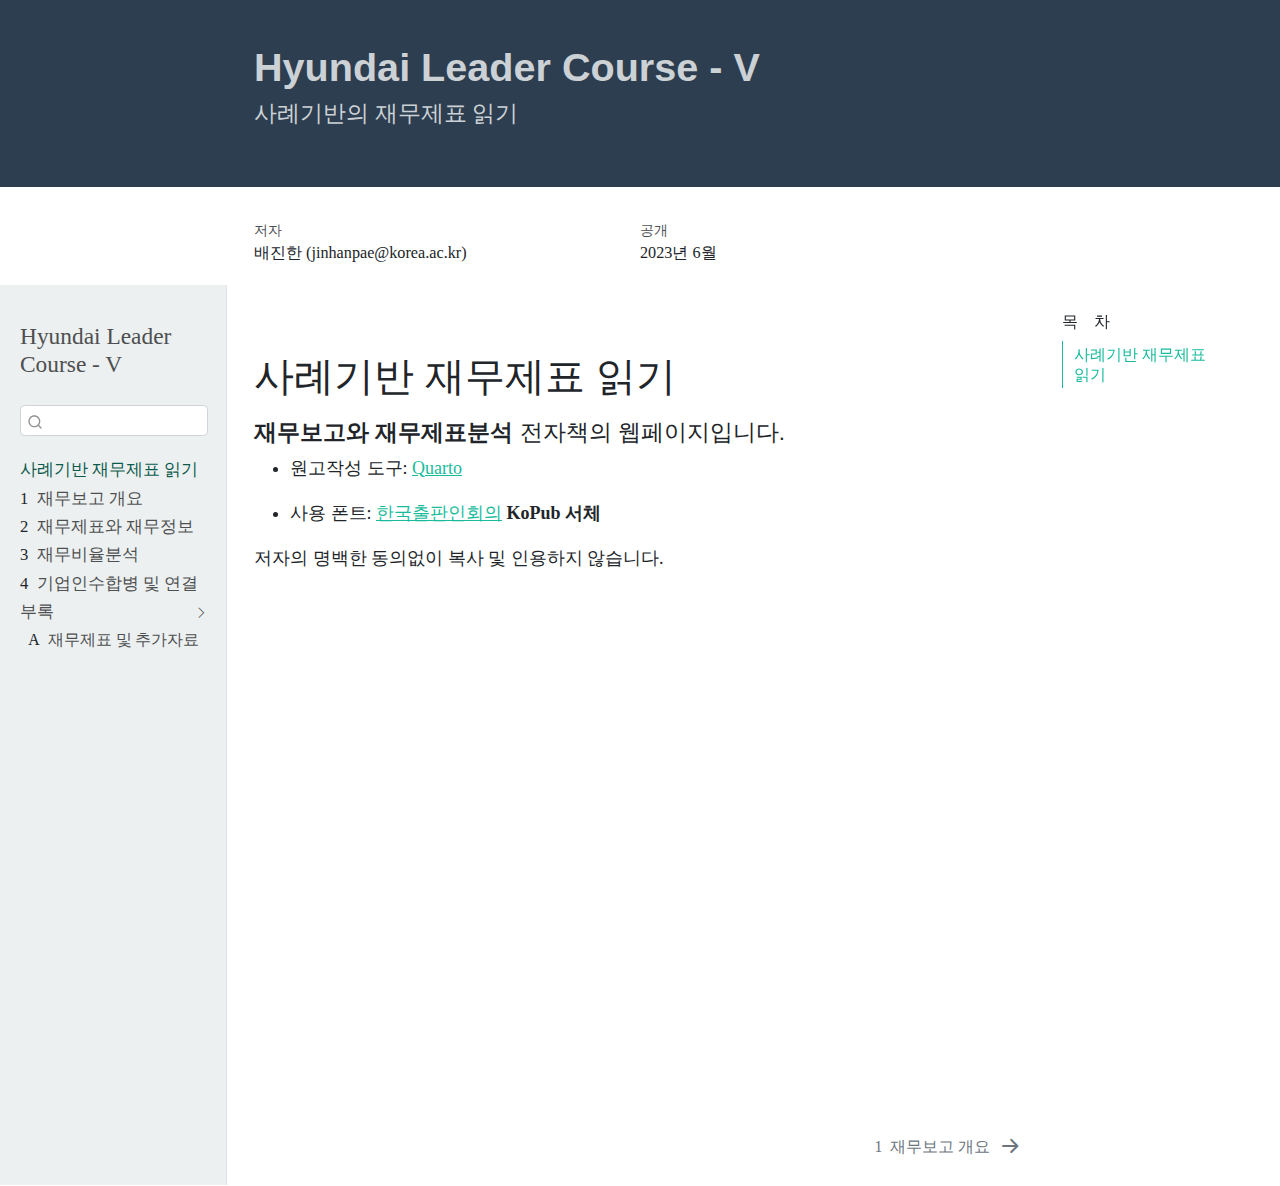
<file: index.html>
<!DOCTYPE html>
<html xmlns="http://www.w3.org/1999/xhtml" lang="ko" xml:lang="ko"><head>

<meta charset="utf-8">
<meta name="generator" content="quarto-1.2.475">

<meta name="viewport" content="width=device-width, initial-scale=1.0, user-scalable=yes">

<meta name="author" content="배진한 (jinhanpae@korea.ac.kr)">

<title>Hyundai Leader Course - V</title>
<style>
code{white-space: pre-wrap;}
span.smallcaps{font-variant: small-caps;}
div.columns{display: flex; gap: min(4vw, 1.5em);}
div.column{flex: auto; overflow-x: auto;}
div.hanging-indent{margin-left: 1.5em; text-indent: -1.5em;}
ul.task-list{list-style: none;}
ul.task-list li input[type="checkbox"] {
  width: 0.8em;
  margin: 0 0.8em 0.2em -1.6em;
  vertical-align: middle;
}
</style>


<script src="site_libs/quarto-nav/quarto-nav.js"></script>
<script src="site_libs/quarto-nav/headroom.min.js"></script>
<script src="site_libs/clipboard/clipboard.min.js"></script>
<script src="site_libs/quarto-search/autocomplete.umd.js"></script>
<script src="site_libs/quarto-search/fuse.min.js"></script>
<script src="site_libs/quarto-search/quarto-search.js"></script>
<meta name="quarto:offset" content="./">
<link href="./intro.html" rel="next">
<script src="site_libs/quarto-html/quarto.js"></script>
<script src="site_libs/quarto-html/popper.min.js"></script>
<script src="site_libs/quarto-html/tippy.umd.min.js"></script>
<script src="site_libs/quarto-html/anchor.min.js"></script>
<link href="site_libs/quarto-html/tippy.css" rel="stylesheet">
<link href="site_libs/quarto-html/quarto-syntax-highlighting.css" rel="stylesheet" id="quarto-text-highlighting-styles">
<script src="site_libs/bootstrap/bootstrap.min.js"></script>
<link href="site_libs/bootstrap/bootstrap-icons.css" rel="stylesheet">
<link href="site_libs/bootstrap/bootstrap.min.css" rel="stylesheet" id="quarto-bootstrap" data-mode="light">
<script id="quarto-search-options" type="application/json">{
  "location": "sidebar",
  "copy-button": false,
  "collapse-after": 3,
  "panel-placement": "start",
  "type": "textbox",
  "limit": 20,
  "language": {
    "search-no-results-text": "일치 없음",
    "search-matching-documents-text": "일치된 문서",
    "search-copy-link-title": "검색 링크 복사",
    "search-hide-matches-text": "추가 검색 결과 숨기기",
    "search-more-match-text": "추가 검색결과",
    "search-more-matches-text": "추가 검색결과",
    "search-clear-button-title": "제거",
    "search-detached-cancel-button-title": "취소",
    "search-submit-button-title": "검색"
  }
}</script>


</head>

<body class="nav-sidebar docked">

<div id="quarto-search-results"></div>
  <header id="quarto-header" class="headroom fixed-top">
  <nav class="quarto-secondary-nav" data-bs-toggle="collapse" data-bs-target="#quarto-sidebar" aria-controls="quarto-sidebar" aria-expanded="false" aria-label="Toggle sidebar navigation" onclick="if (window.quartoToggleHeadroom) { window.quartoToggleHeadroom(); }">
    <div class="container-fluid d-flex justify-content-between">
      <h1 class="quarto-secondary-nav-title">Hyundai Leader Course - V</h1>
      <button type="button" class="quarto-btn-toggle btn" aria-label="Show secondary navigation">
        <i class="bi bi-chevron-right"></i>
      </button>
    </div>
  </nav>
</header>
<!-- content -->
<header id="title-block-header" class="quarto-title-block default page-columns page-full">
  <div class="quarto-title-banner page-columns page-full">
    <div class="quarto-title column-body">
      <h1 class="title d-none d-lg-block">Hyundai Leader Course - V</h1>
            <p class="subtitle lead">사례기반의 재무제표 읽기</p>
                      </div>
  </div>
    
  
  <div class="quarto-title-meta">

      <div>
      <div class="quarto-title-meta-heading">저자</div>
      <div class="quarto-title-meta-contents">
               <p>배진한 (jinhanpae@korea.ac.kr) </p>
            </div>
    </div>
      
      <div>
      <div class="quarto-title-meta-heading">공개</div>
      <div class="quarto-title-meta-contents">
        <p class="date">2023년 6월</p>
      </div>
    </div>
    
      
    </div>
    
  
  </header><div id="quarto-content" class="quarto-container page-columns page-rows-contents page-layout-article">
<!-- sidebar -->
  <nav id="quarto-sidebar" class="sidebar collapse sidebar-navigation docked overflow-auto">
    <div class="pt-lg-2 mt-2 text-left sidebar-header">
    <div class="sidebar-title mb-0 py-0">
      <a href="./">Hyundai Leader Course - V</a> 
    </div>
      </div>
      <div class="mt-2 flex-shrink-0 align-items-center">
        <div class="sidebar-search">
        <div id="quarto-search" class="" title="Search"></div>
        </div>
      </div>
    <div class="sidebar-menu-container"> 
    <ul class="list-unstyled mt-1">
        <li class="sidebar-item">
  <div class="sidebar-item-container"> 
  <a href="./index.html" class="sidebar-item-text sidebar-link active">사례기반 재무제표 읽기</a>
  </div>
</li>
        <li class="sidebar-item">
  <div class="sidebar-item-container"> 
  <a href="./intro.html" class="sidebar-item-text sidebar-link"><span class="chapter-number">1</span>&nbsp; <span class="chapter-title">재무보고 개요</span></a>
  </div>
</li>
        <li class="sidebar-item">
  <div class="sidebar-item-container"> 
  <a href="./FS_Overview.html" class="sidebar-item-text sidebar-link"><span class="chapter-number">2</span>&nbsp; <span class="chapter-title">재무제표와 재무정보</span></a>
  </div>
</li>
        <li class="sidebar-item">
  <div class="sidebar-item-container"> 
  <a href="./Ratio_Analysis.html" class="sidebar-item-text sidebar-link"><span class="chapter-number">3</span>&nbsp; <span class="chapter-title">재무비율분석</span></a>
  </div>
</li>
        <li class="sidebar-item">
  <div class="sidebar-item-container"> 
  <a href="./BusComb_and_Consol.html" class="sidebar-item-text sidebar-link"><span class="chapter-number">4</span>&nbsp; <span class="chapter-title">기업인수합병 및 연결</span></a>
  </div>
</li>
        <li class="sidebar-item sidebar-item-section">
      <div class="sidebar-item-container"> 
            <a class="sidebar-item-text sidebar-link text-start" data-bs-toggle="collapse" data-bs-target="#quarto-sidebar-section-1" aria-expanded="true">부록</a>
          <a class="sidebar-item-toggle text-start" data-bs-toggle="collapse" data-bs-target="#quarto-sidebar-section-1" aria-expanded="true">
            <i class="bi bi-chevron-right ms-2"></i>
          </a> 
      </div>
      <ul id="quarto-sidebar-section-1" class="collapse list-unstyled sidebar-section depth1 show">  
          <li class="sidebar-item">
  <div class="sidebar-item-container"> 
  <a href="./SuppMaterials.html" class="sidebar-item-text sidebar-link"><span class="chapter-number">A</span>&nbsp; <span class="chapter-title">재무제표 및 추가자료</span></a>
  </div>
</li>
      </ul>
  </li>
    </ul>
    </div>
</nav>
<!-- margin-sidebar -->
    <div id="quarto-margin-sidebar" class="sidebar margin-sidebar">
        <nav id="TOC" role="doc-toc" class="toc-active">
    <h2 id="toc-title">목&nbsp;&nbsp;&nbsp;&nbsp;차</h2>
   
  <ul>
  <li><a href="#사례기반-재무제표-읽기" id="toc-사례기반-재무제표-읽기" class="nav-link active" data-scroll-target="#사례기반-재무제표-읽기">사례기반 재무제표 읽기</a></li>
  </ul>
</nav>
    </div>
<!-- main -->
<main class="content quarto-banner-title-block" id="quarto-document-content">




<section id="사례기반-재무제표-읽기" class="level1 unnumbered">
<h1 class="unnumbered">사례기반 재무제표 읽기</h1>
<section id="재무보고와-재무제표분석-전자책의-웹페이지입니다." class="level4">
<h4 class="anchored" data-anchor-id="재무보고와-재무제표분석-전자책의-웹페이지입니다."><strong>재무보고와 재무제표분석</strong> 전자책의 웹페이지입니다.</h4>
<ul>
<li><p>원고작성 도구: <a href="https://quarto.org">Quarto</a></p></li>
<li><p>사용 폰트: <a href="https://www.kopus.org/">한국출판인회의</a> <strong>KoPub 서체</strong></p></li>
</ul>
<p>저자의 명백한 동의없이 복사 및 인용하지 않습니다.</p>


</section>
</section>

</main> <!-- /main -->
<script id="quarto-html-after-body" type="application/javascript">
window.document.addEventListener("DOMContentLoaded", function (event) {
  const toggleBodyColorMode = (bsSheetEl) => {
    const mode = bsSheetEl.getAttribute("data-mode");
    const bodyEl = window.document.querySelector("body");
    if (mode === "dark") {
      bodyEl.classList.add("quarto-dark");
      bodyEl.classList.remove("quarto-light");
    } else {
      bodyEl.classList.add("quarto-light");
      bodyEl.classList.remove("quarto-dark");
    }
  }
  const toggleBodyColorPrimary = () => {
    const bsSheetEl = window.document.querySelector("link#quarto-bootstrap");
    if (bsSheetEl) {
      toggleBodyColorMode(bsSheetEl);
    }
  }
  toggleBodyColorPrimary();  
  const icon = "";
  const anchorJS = new window.AnchorJS();
  anchorJS.options = {
    placement: 'right',
    icon: icon
  };
  anchorJS.add('.anchored');
  const clipboard = new window.ClipboardJS('.code-copy-button', {
    target: function(trigger) {
      return trigger.previousElementSibling;
    }
  });
  clipboard.on('success', function(e) {
    // button target
    const button = e.trigger;
    // don't keep focus
    button.blur();
    // flash "checked"
    button.classList.add('code-copy-button-checked');
    var currentTitle = button.getAttribute("title");
    button.setAttribute("title", "복사완료!");
    let tooltip;
    if (window.bootstrap) {
      button.setAttribute("data-bs-toggle", "tooltip");
      button.setAttribute("data-bs-placement", "left");
      button.setAttribute("data-bs-title", "복사완료!");
      tooltip = new bootstrap.Tooltip(button, 
        { trigger: "manual", 
          customClass: "code-copy-button-tooltip",
          offset: [0, -8]});
      tooltip.show();    
    }
    setTimeout(function() {
      if (tooltip) {
        tooltip.hide();
        button.removeAttribute("data-bs-title");
        button.removeAttribute("data-bs-toggle");
        button.removeAttribute("data-bs-placement");
      }
      button.setAttribute("title", currentTitle);
      button.classList.remove('code-copy-button-checked');
    }, 1000);
    // clear code selection
    e.clearSelection();
  });
  function tippyHover(el, contentFn) {
    const config = {
      allowHTML: true,
      content: contentFn,
      maxWidth: 500,
      delay: 100,
      arrow: false,
      appendTo: function(el) {
          return el.parentElement;
      },
      interactive: true,
      interactiveBorder: 10,
      theme: 'quarto',
      placement: 'bottom-start'
    };
    window.tippy(el, config); 
  }
  const noterefs = window.document.querySelectorAll('a[role="doc-noteref"]');
  for (var i=0; i<noterefs.length; i++) {
    const ref = noterefs[i];
    tippyHover(ref, function() {
      // use id or data attribute instead here
      let href = ref.getAttribute('data-footnote-href') || ref.getAttribute('href');
      try { href = new URL(href).hash; } catch {}
      const id = href.replace(/^#\/?/, "");
      const note = window.document.getElementById(id);
      return note.innerHTML;
    });
  }
  const findCites = (el) => {
    const parentEl = el.parentElement;
    if (parentEl) {
      const cites = parentEl.dataset.cites;
      if (cites) {
        return {
          el,
          cites: cites.split(' ')
        };
      } else {
        return findCites(el.parentElement)
      }
    } else {
      return undefined;
    }
  };
  var bibliorefs = window.document.querySelectorAll('a[role="doc-biblioref"]');
  for (var i=0; i<bibliorefs.length; i++) {
    const ref = bibliorefs[i];
    const citeInfo = findCites(ref);
    if (citeInfo) {
      tippyHover(citeInfo.el, function() {
        var popup = window.document.createElement('div');
        citeInfo.cites.forEach(function(cite) {
          var citeDiv = window.document.createElement('div');
          citeDiv.classList.add('hanging-indent');
          citeDiv.classList.add('csl-entry');
          var biblioDiv = window.document.getElementById('ref-' + cite);
          if (biblioDiv) {
            citeDiv.innerHTML = biblioDiv.innerHTML;
          }
          popup.appendChild(citeDiv);
        });
        return popup.innerHTML;
      });
    }
  }
});
</script>
<nav class="page-navigation">
  <div class="nav-page nav-page-previous">
  </div>
  <div class="nav-page nav-page-next">
      <a href="./intro.html" class="pagination-link">
        <span class="nav-page-text"><span class="chapter-number">1</span>&nbsp; <span class="chapter-title">재무보고 개요</span></span> <i class="bi bi-arrow-right-short"></i>
      </a>
  </div>
</nav>
</div> <!-- /content -->



</body></html>
</file>
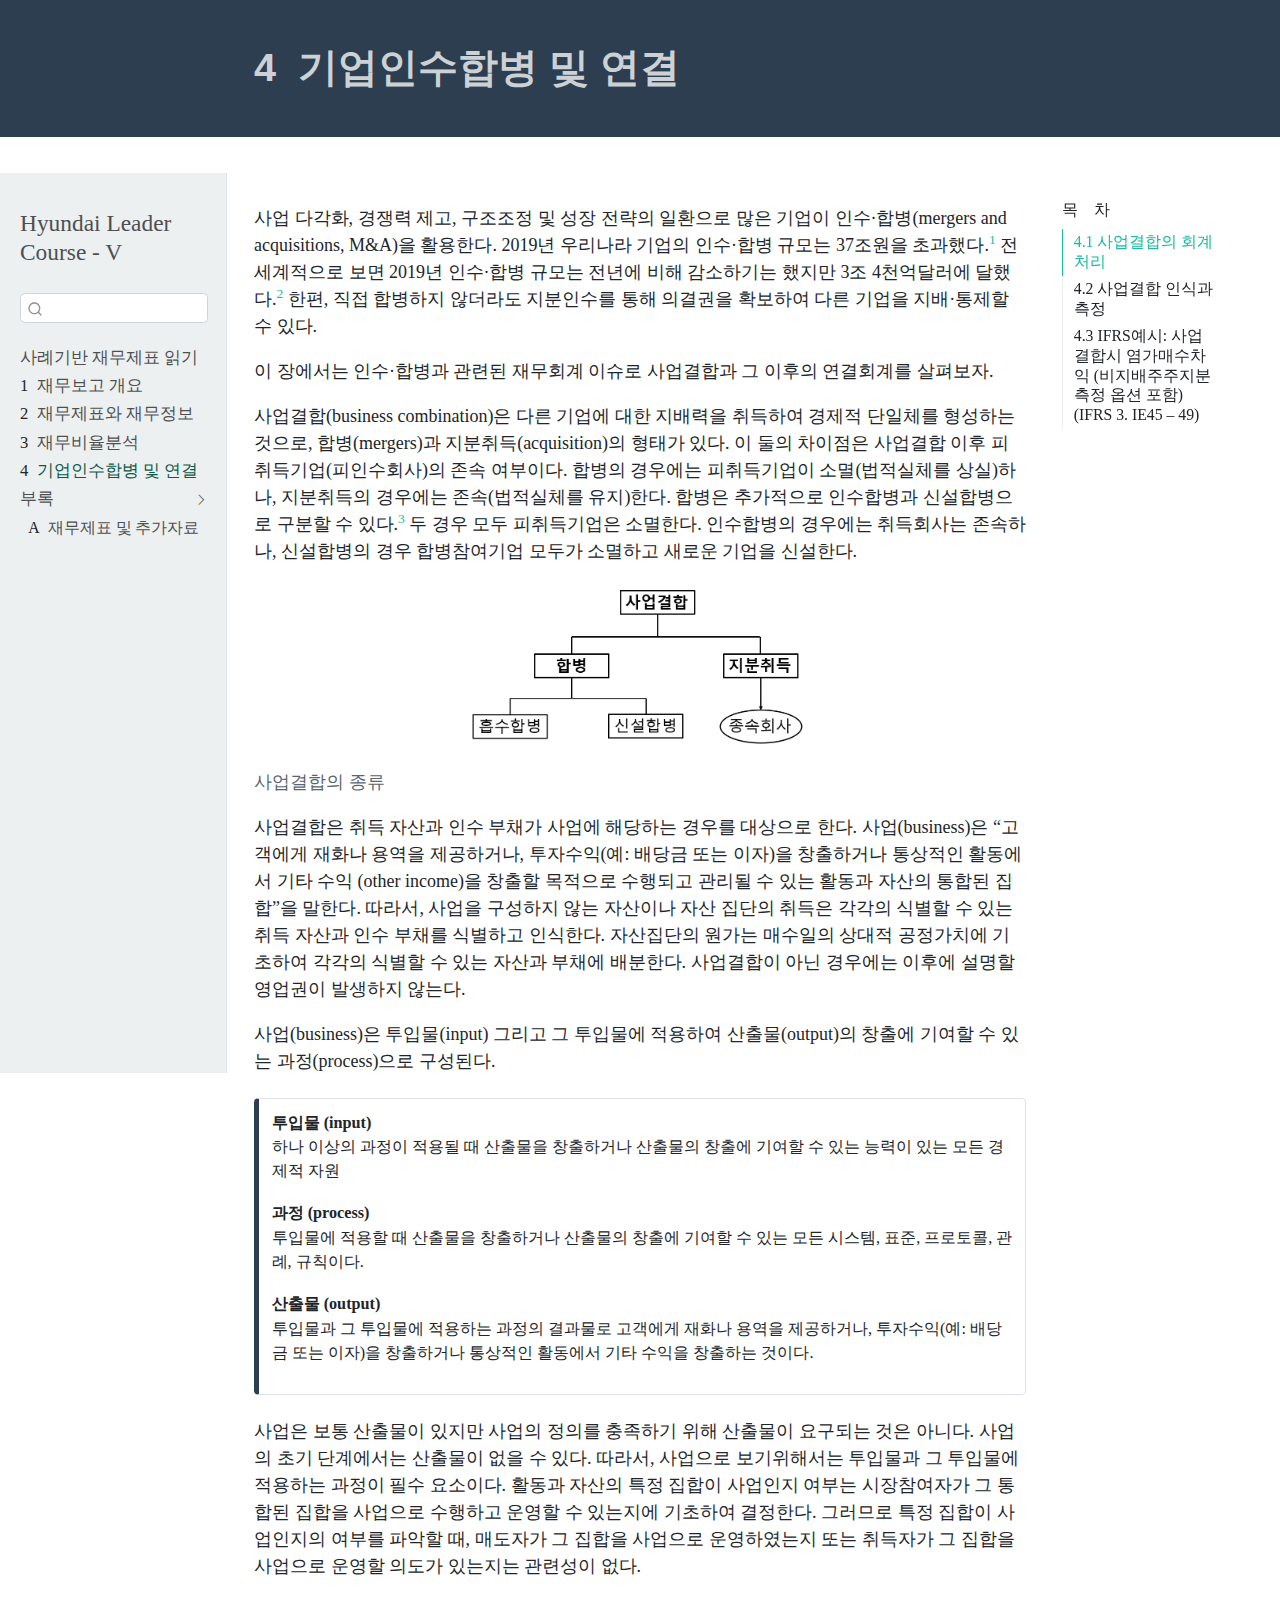
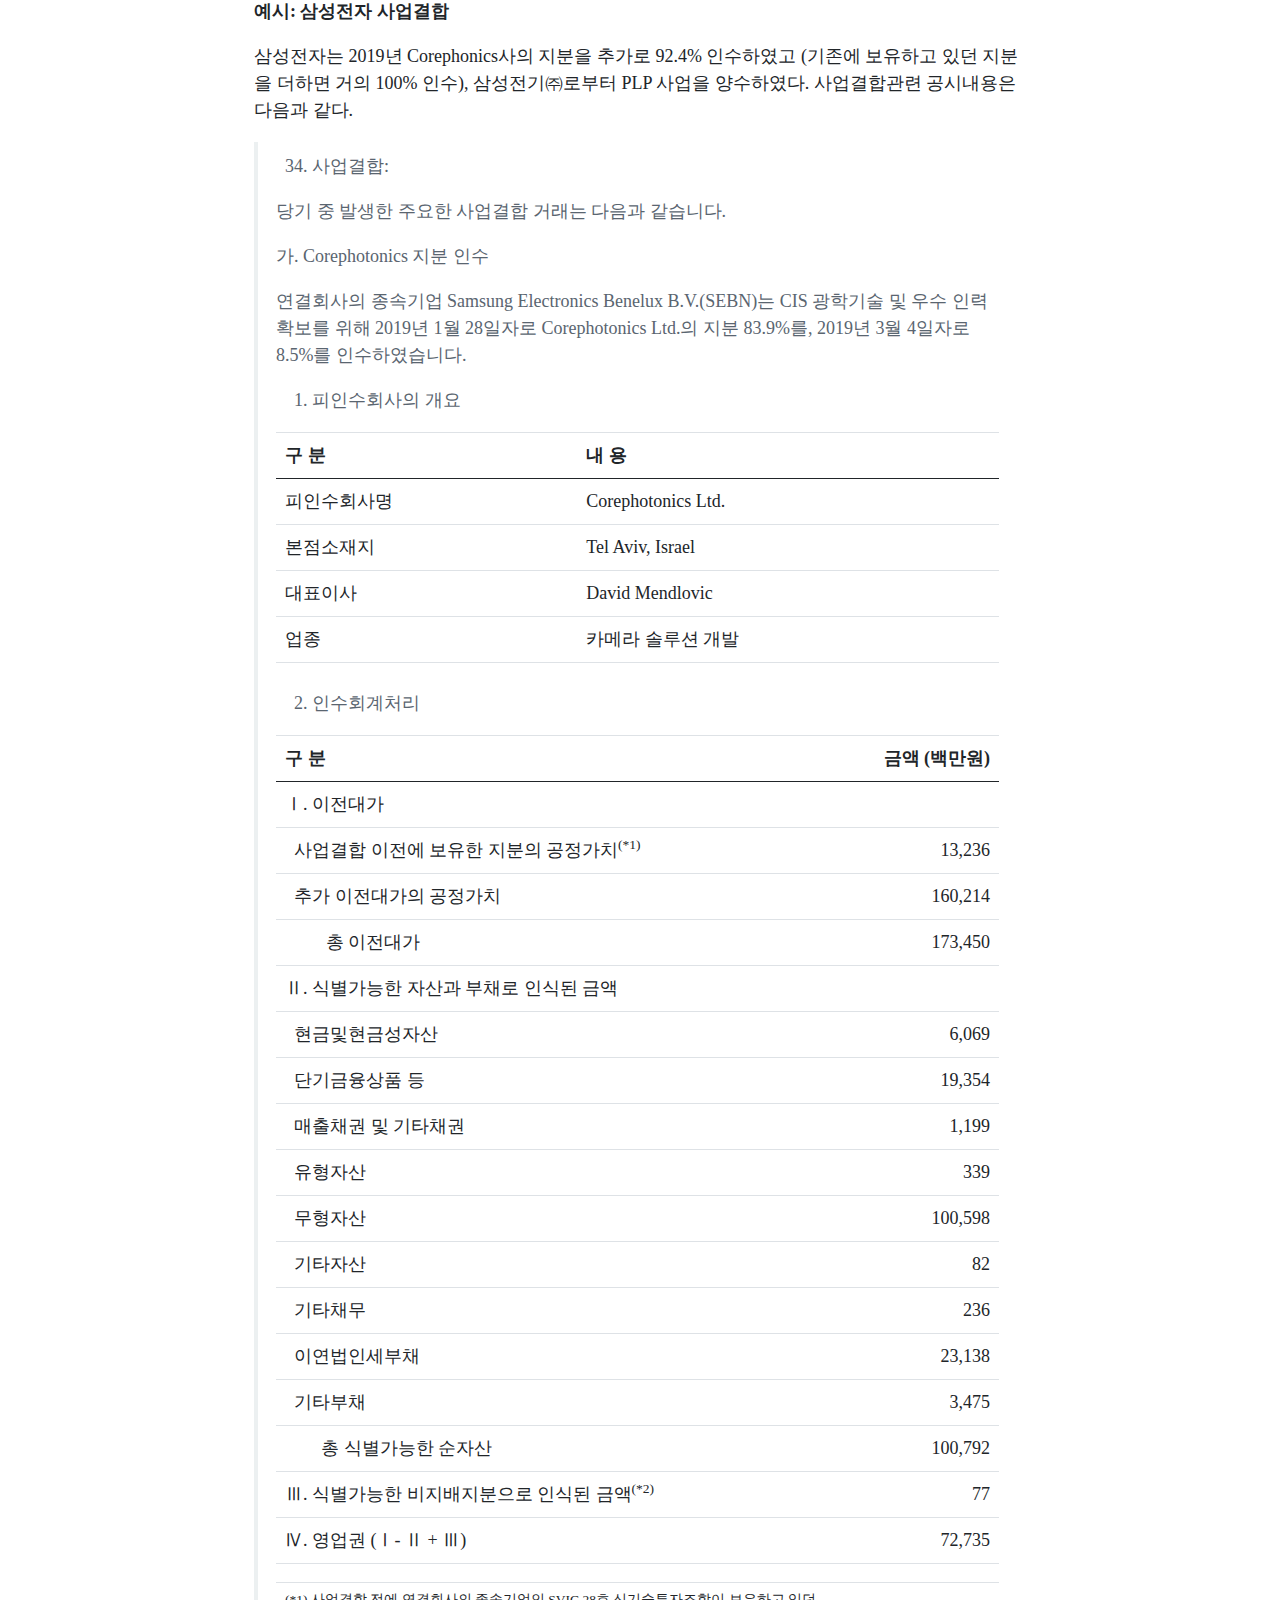
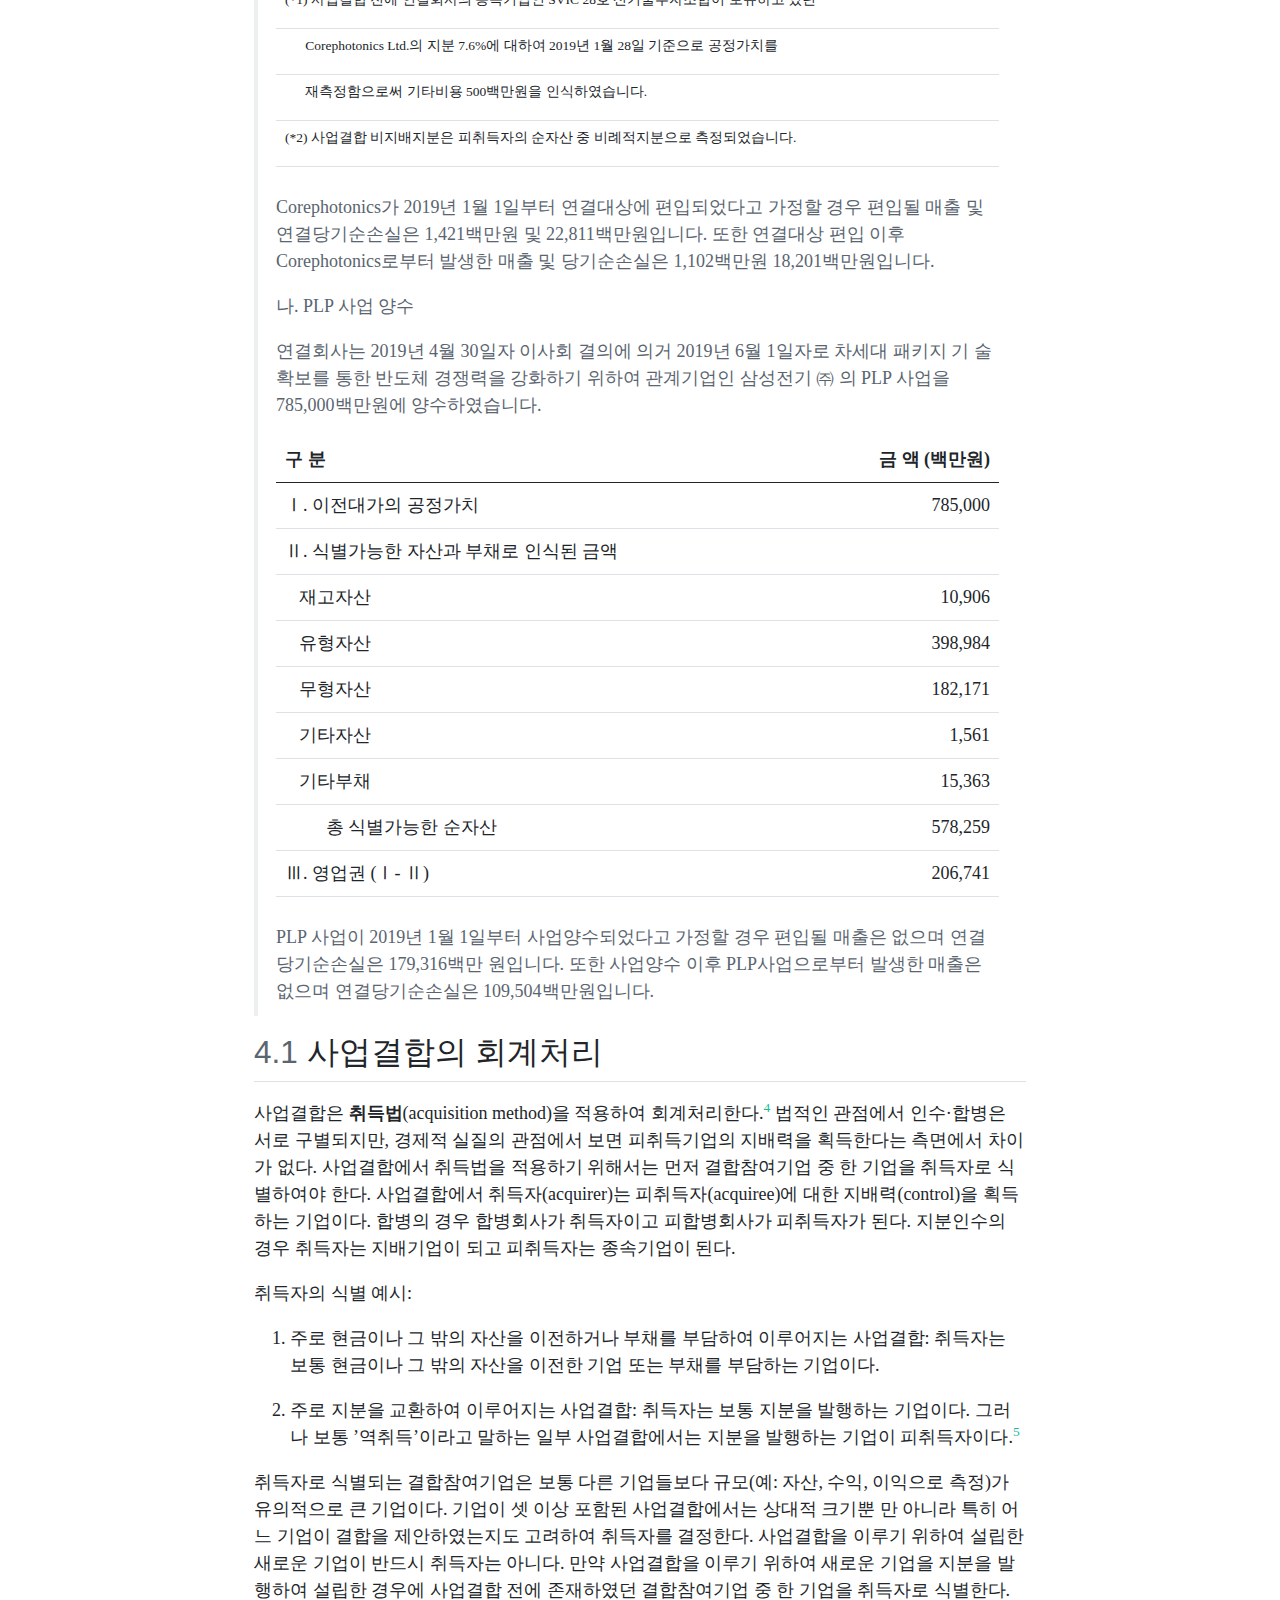
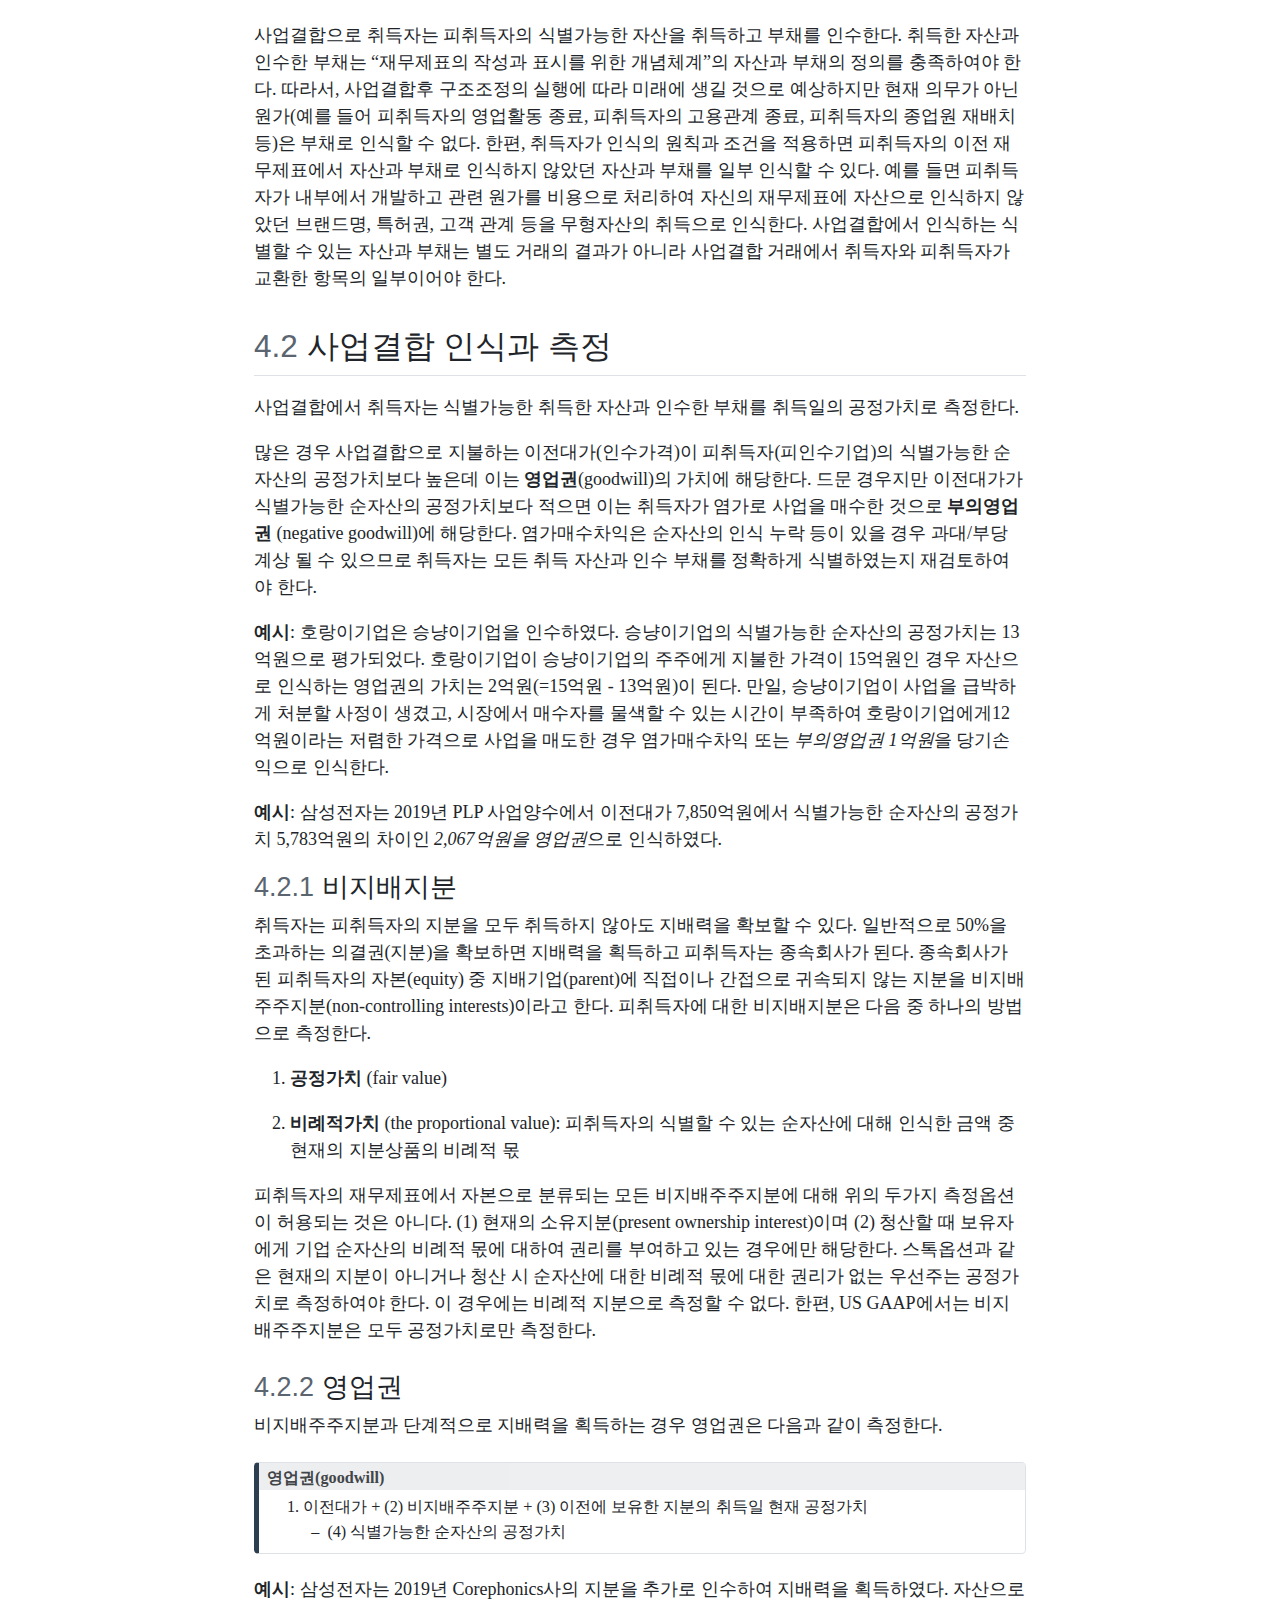
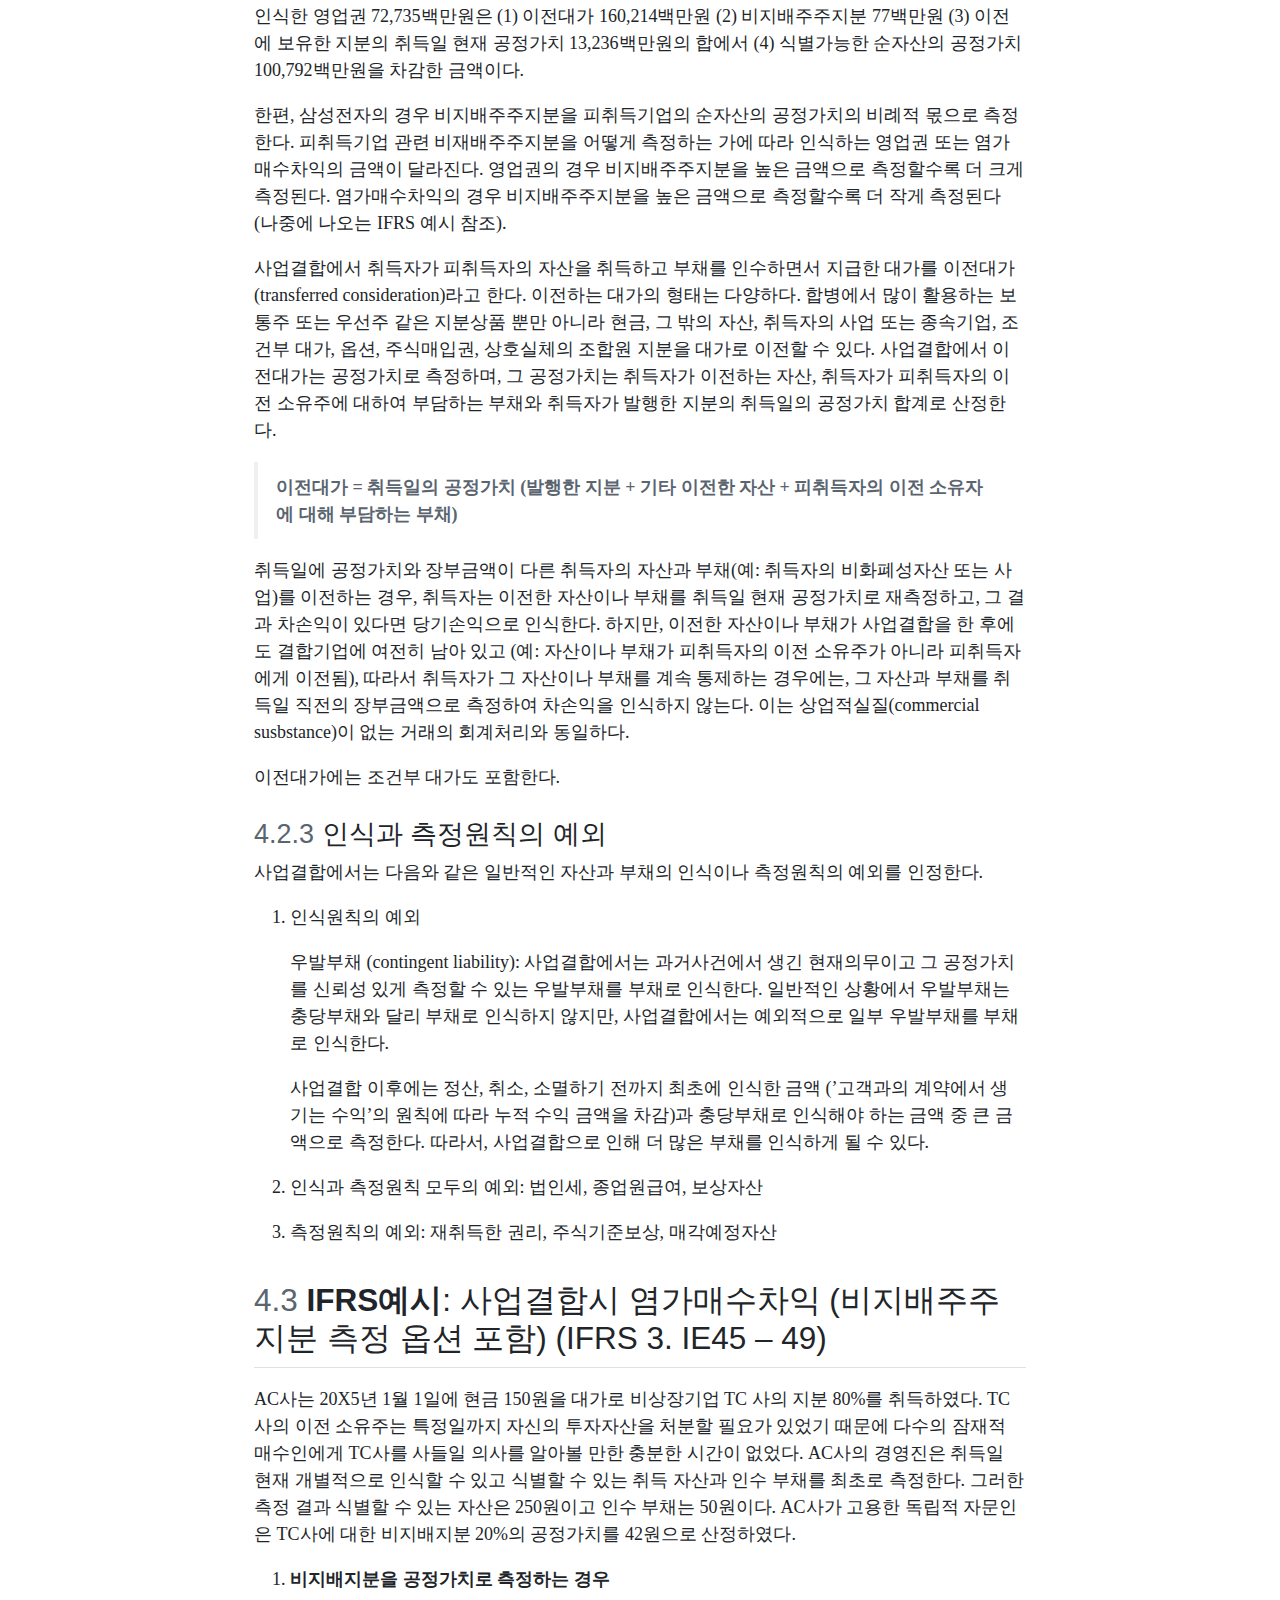
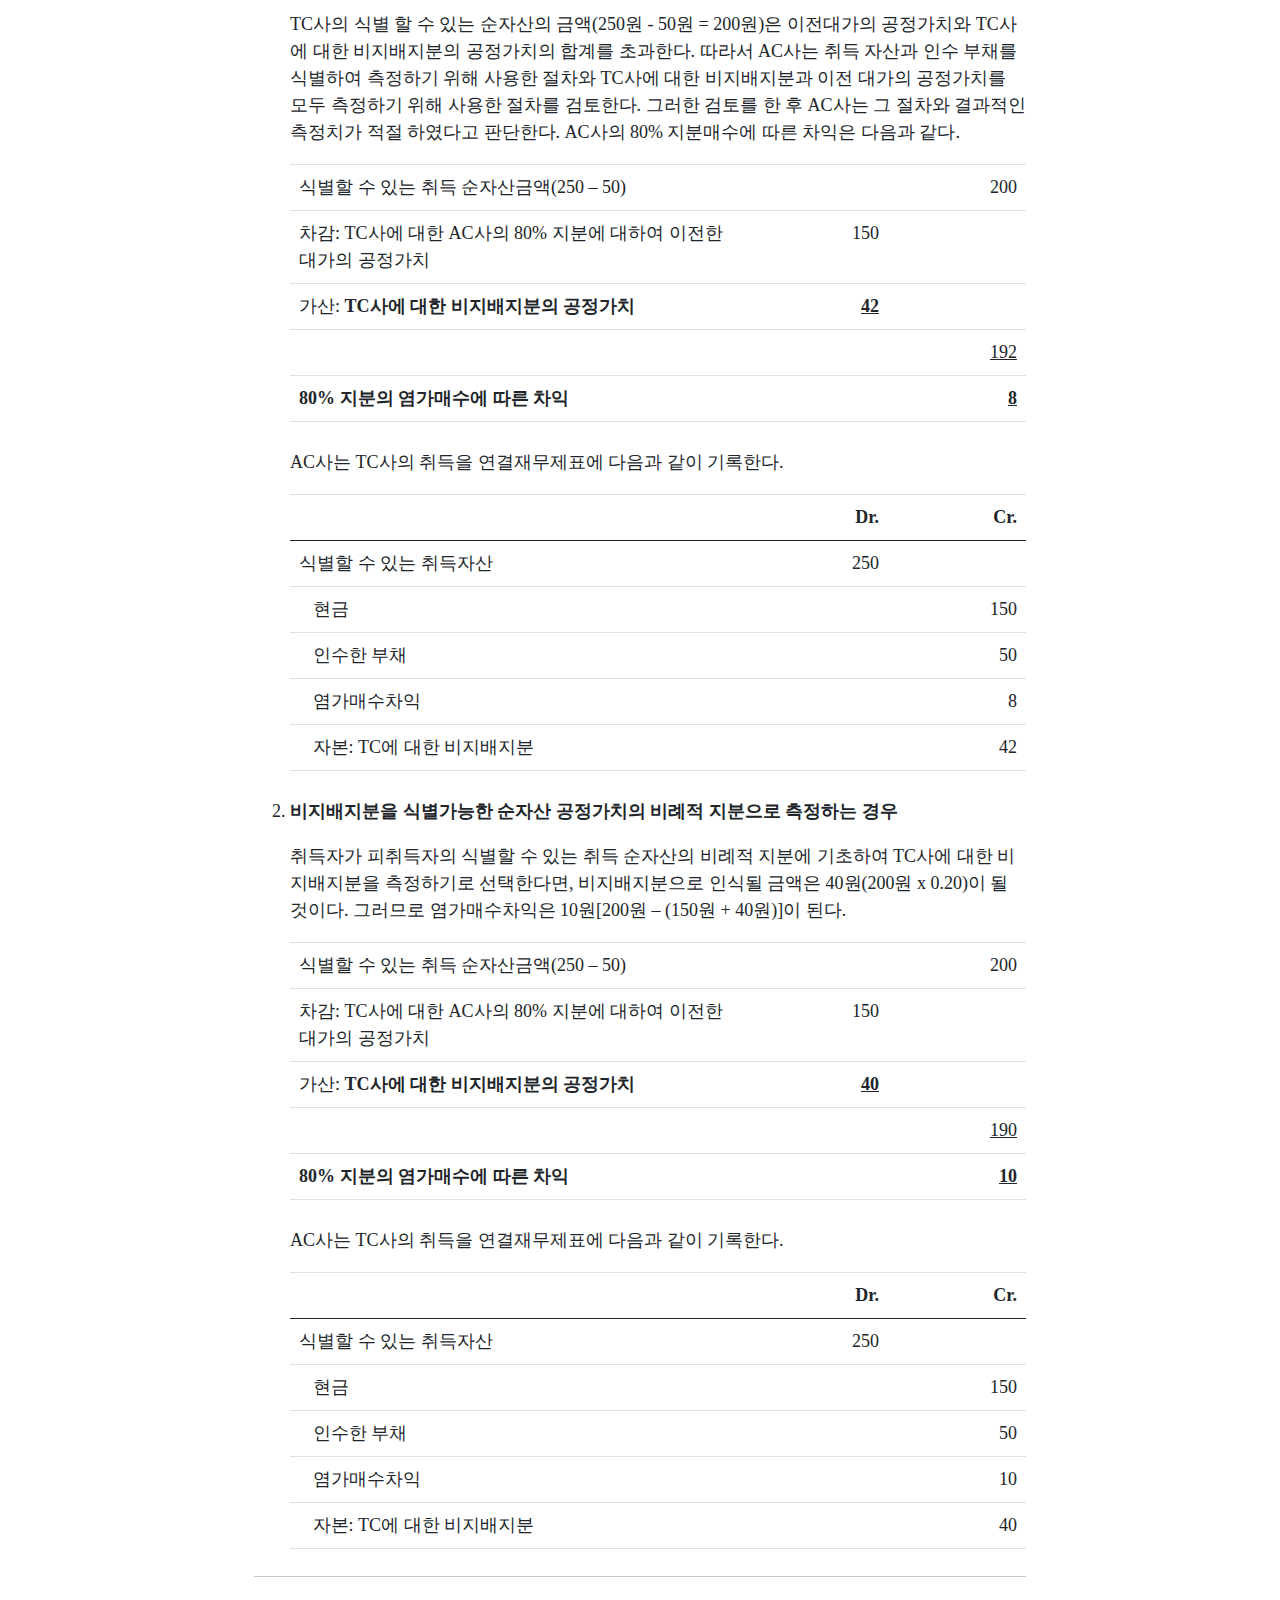
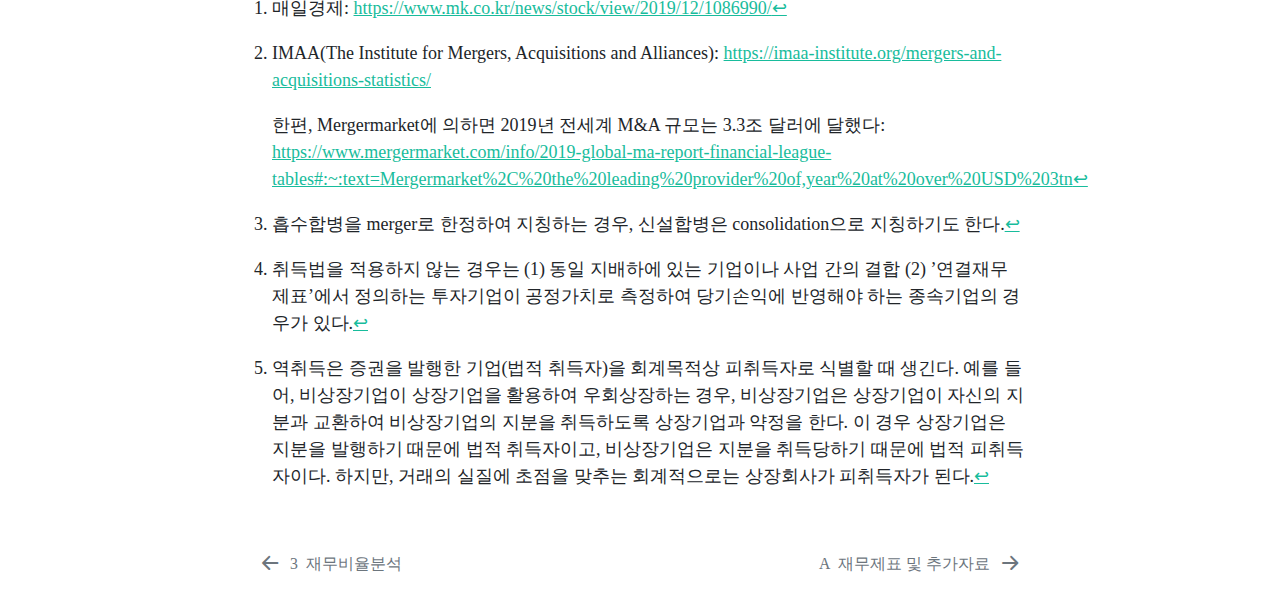
<file: BusComb_and_Consol.html>
<!DOCTYPE html>
<html xmlns="http://www.w3.org/1999/xhtml" lang="ko" xml:lang="ko"><head>

<meta charset="utf-8">
<meta name="generator" content="quarto-1.2.475">

<meta name="viewport" content="width=device-width, initial-scale=1.0, user-scalable=yes">


<title>Hyundai Leader Course - V - 4&nbsp; 기업인수합병 및 연결</title>
<style>
code{white-space: pre-wrap;}
span.smallcaps{font-variant: small-caps;}
div.columns{display: flex; gap: min(4vw, 1.5em);}
div.column{flex: auto; overflow-x: auto;}
div.hanging-indent{margin-left: 1.5em; text-indent: -1.5em;}
ul.task-list{list-style: none;}
ul.task-list li input[type="checkbox"] {
  width: 0.8em;
  margin: 0 0.8em 0.2em -1.6em;
  vertical-align: middle;
}
</style>


<script src="site_libs/quarto-nav/quarto-nav.js"></script>
<script src="site_libs/quarto-nav/headroom.min.js"></script>
<script src="site_libs/clipboard/clipboard.min.js"></script>
<script src="site_libs/quarto-search/autocomplete.umd.js"></script>
<script src="site_libs/quarto-search/fuse.min.js"></script>
<script src="site_libs/quarto-search/quarto-search.js"></script>
<meta name="quarto:offset" content="./">
<link href="./SuppMaterials.html" rel="next">
<link href="./Ratio_Analysis.html" rel="prev">
<script src="site_libs/quarto-html/quarto.js"></script>
<script src="site_libs/quarto-html/popper.min.js"></script>
<script src="site_libs/quarto-html/tippy.umd.min.js"></script>
<script src="site_libs/quarto-html/anchor.min.js"></script>
<link href="site_libs/quarto-html/tippy.css" rel="stylesheet">
<link href="site_libs/quarto-html/quarto-syntax-highlighting.css" rel="stylesheet" id="quarto-text-highlighting-styles">
<script src="site_libs/bootstrap/bootstrap.min.js"></script>
<link href="site_libs/bootstrap/bootstrap-icons.css" rel="stylesheet">
<link href="site_libs/bootstrap/bootstrap.min.css" rel="stylesheet" id="quarto-bootstrap" data-mode="light">
<script id="quarto-search-options" type="application/json">{
  "location": "sidebar",
  "copy-button": false,
  "collapse-after": 3,
  "panel-placement": "start",
  "type": "textbox",
  "limit": 20,
  "language": {
    "search-no-results-text": "일치 없음",
    "search-matching-documents-text": "일치된 문서",
    "search-copy-link-title": "검색 링크 복사",
    "search-hide-matches-text": "추가 검색 결과 숨기기",
    "search-more-match-text": "추가 검색결과",
    "search-more-matches-text": "추가 검색결과",
    "search-clear-button-title": "제거",
    "search-detached-cancel-button-title": "취소",
    "search-submit-button-title": "검색"
  }
}</script>


</head>

<body class="nav-sidebar docked">

<div id="quarto-search-results"></div>
  <header id="quarto-header" class="headroom fixed-top">
  <nav class="quarto-secondary-nav" data-bs-toggle="collapse" data-bs-target="#quarto-sidebar" aria-controls="quarto-sidebar" aria-expanded="false" aria-label="Toggle sidebar navigation" onclick="if (window.quartoToggleHeadroom) { window.quartoToggleHeadroom(); }">
    <div class="container-fluid d-flex justify-content-between">
      <h1 class="quarto-secondary-nav-title"><span class="chapter-number">4</span>&nbsp; <span class="chapter-title">기업인수합병 및 연결</span></h1>
      <button type="button" class="quarto-btn-toggle btn" aria-label="Show secondary navigation">
        <i class="bi bi-chevron-right"></i>
      </button>
    </div>
  </nav>
</header>
<!-- content -->
<header id="title-block-header" class="quarto-title-block default page-columns page-full">
  <div class="quarto-title-banner page-columns page-full">
    <div class="quarto-title column-body">
      <h1 class="title d-none d-lg-block"><span class="chapter-number">4</span>&nbsp; <span class="chapter-title">기업인수합병 및 연결</span></h1>
                      </div>
  </div>
    
  
  <div class="quarto-title-meta">

      
    
      
    </div>
    
  
  </header><div id="quarto-content" class="quarto-container page-columns page-rows-contents page-layout-article">
<!-- sidebar -->
  <nav id="quarto-sidebar" class="sidebar collapse sidebar-navigation docked overflow-auto">
    <div class="pt-lg-2 mt-2 text-left sidebar-header">
    <div class="sidebar-title mb-0 py-0">
      <a href="./">Hyundai Leader Course - V</a> 
    </div>
      </div>
      <div class="mt-2 flex-shrink-0 align-items-center">
        <div class="sidebar-search">
        <div id="quarto-search" class="" title="Search"></div>
        </div>
      </div>
    <div class="sidebar-menu-container"> 
    <ul class="list-unstyled mt-1">
        <li class="sidebar-item">
  <div class="sidebar-item-container"> 
  <a href="./index.html" class="sidebar-item-text sidebar-link">사례기반 재무제표 읽기</a>
  </div>
</li>
        <li class="sidebar-item">
  <div class="sidebar-item-container"> 
  <a href="./intro.html" class="sidebar-item-text sidebar-link"><span class="chapter-number">1</span>&nbsp; <span class="chapter-title">재무보고 개요</span></a>
  </div>
</li>
        <li class="sidebar-item">
  <div class="sidebar-item-container"> 
  <a href="./FS_Overview.html" class="sidebar-item-text sidebar-link"><span class="chapter-number">2</span>&nbsp; <span class="chapter-title">재무제표와 재무정보</span></a>
  </div>
</li>
        <li class="sidebar-item">
  <div class="sidebar-item-container"> 
  <a href="./Ratio_Analysis.html" class="sidebar-item-text sidebar-link"><span class="chapter-number">3</span>&nbsp; <span class="chapter-title">재무비율분석</span></a>
  </div>
</li>
        <li class="sidebar-item">
  <div class="sidebar-item-container"> 
  <a href="./BusComb_and_Consol.html" class="sidebar-item-text sidebar-link active"><span class="chapter-number">4</span>&nbsp; <span class="chapter-title">기업인수합병 및 연결</span></a>
  </div>
</li>
        <li class="sidebar-item sidebar-item-section">
      <div class="sidebar-item-container"> 
            <a class="sidebar-item-text sidebar-link text-start" data-bs-toggle="collapse" data-bs-target="#quarto-sidebar-section-1" aria-expanded="true">부록</a>
          <a class="sidebar-item-toggle text-start" data-bs-toggle="collapse" data-bs-target="#quarto-sidebar-section-1" aria-expanded="true">
            <i class="bi bi-chevron-right ms-2"></i>
          </a> 
      </div>
      <ul id="quarto-sidebar-section-1" class="collapse list-unstyled sidebar-section depth1 show">  
          <li class="sidebar-item">
  <div class="sidebar-item-container"> 
  <a href="./SuppMaterials.html" class="sidebar-item-text sidebar-link"><span class="chapter-number">A</span>&nbsp; <span class="chapter-title">재무제표 및 추가자료</span></a>
  </div>
</li>
      </ul>
  </li>
    </ul>
    </div>
</nav>
<!-- margin-sidebar -->
    <div id="quarto-margin-sidebar" class="sidebar margin-sidebar">
        <nav id="TOC" role="doc-toc" class="toc-active">
    <h2 id="toc-title">목&nbsp;&nbsp;&nbsp;&nbsp;차</h2>
   
  <ul>
  <li><a href="#사업결합의-회계처리" id="toc-사업결합의-회계처리" class="nav-link active" data-scroll-target="#사업결합의-회계처리"><span class="toc-section-number">4.1</span>  사업결합의 회계처리</a></li>
  <li><a href="#사업결합-인식과-측정" id="toc-사업결합-인식과-측정" class="nav-link" data-scroll-target="#사업결합-인식과-측정"><span class="toc-section-number">4.2</span>  사업결합 인식과 측정</a>
  <ul class="collapse">
  <li><a href="#비지배지분" id="toc-비지배지분" class="nav-link" data-scroll-target="#비지배지분"><span class="toc-section-number">4.2.1</span>  비지배지분</a></li>
  <li><a href="#영업권" id="toc-영업권" class="nav-link" data-scroll-target="#영업권"><span class="toc-section-number">4.2.2</span>  영업권</a></li>
  <li><a href="#인식과-측정원칙의-예외" id="toc-인식과-측정원칙의-예외" class="nav-link" data-scroll-target="#인식과-측정원칙의-예외"><span class="toc-section-number">4.2.3</span>  인식과 측정원칙의 예외</a></li>
  </ul></li>
  <li><a href="#ifrs예시-사업결합시-염가매수차익-비지배주주지분-측정-옵션-포함-ifrs-3.-ie45-49" id="toc-ifrs예시-사업결합시-염가매수차익-비지배주주지분-측정-옵션-포함-ifrs-3.-ie45-49" class="nav-link" data-scroll-target="#ifrs예시-사업결합시-염가매수차익-비지배주주지분-측정-옵션-포함-ifrs-3.-ie45-49"><span class="toc-section-number">4.3</span>  <strong>IFRS예시</strong>: 사업결합시 염가매수차익 (비지배주주지분 측정 옵션 포함) (IFRS 3. IE45 – 49)</a></li>
  </ul>
</nav>
    </div>
<!-- main -->
<main class="content quarto-banner-title-block" id="quarto-document-content">




<p>사업 다각화, 경쟁력 제고, 구조조정 및 성장 전략의 일환으로 많은 기업이 인수·합병(mergers and acquisitions, M&amp;A)을 활용한다. 2019년 우리나라 기업의 인수·합병 규모는 37조원을 초과했다.<a href="#fn1" class="footnote-ref" id="fnref1" role="doc-noteref"><sup>1</sup></a> 전 세계적으로 보면 2019년 인수·합병 규모는 전년에 비해 감소하기는 했지만 3조 4천억달러에 달했다.<a href="#fn2" class="footnote-ref" id="fnref2" role="doc-noteref"><sup>2</sup></a> 한편, 직접 합병하지 않더라도 지분인수를 통해 의결권을 확보하여 다른 기업을 지배·통제할 수 있다.</p>
<p>이 장에서는 인수·합병과 관련된 재무회계 이슈로 사업결합과 그 이후의 연결회계를 살펴보자.</p>
<p>사업결합(business combination)은 다른 기업에 대한 지배력을 취득하여 경제적 단일체를 형성하는 것으로, 합병(mergers)과 지분취득(acquisition)의 형태가 있다. 이 둘의 차이점은 사업결합 이후 피취득기업(피인수회사)의 존속 여부이다. 합병의 경우에는 피취득기업이 소멸(법적실체를 상실)하나, 지분취득의 경우에는 존속(법적실체를 유지)한다. 합병은 추가적으로 인수합병과 신설합병으로 구분할 수 있다.<a href="#fn3" class="footnote-ref" id="fnref3" role="doc-noteref"><sup>3</sup></a> 두 경우 모두 피취득기업은 소멸한다. 인수합병의 경우에는 취득회사는 존속하나, 신설합병의 경우 합병참여기업 모두가 소멸하고 새로운 기업을 신설한다.</p>
<div class="quarto-figure quarto-figure-center">
<figure class="figure">
<p><img src="./images/BC_image1.png" class="img-fluid figure-img" style="width:3.6in"></p>
<p></p><figcaption class="figure-caption">사업결합의 종류</figcaption><p></p>
</figure>
</div>
<p>사업결합은 취득 자산과 인수 부채가 사업에 해당하는 경우를 대상으로 한다. 사업(business)은 “고객에게 재화나 용역을 제공하거나, 투자수익(예: 배당금 또는 이자)을 창출하거나 통상적인 활동에서 기타 수익 (other income)을 창출할 목적으로 수행되고 관리될 수 있는 활동과 자산의 통합된 집합”을 말한다. 따라서, 사업을 구성하지 않는 자산이나 자산 집단의 취득은 각각의 식별할 수 있는 취득 자산과 인수 부채를 식별하고 인식한다. 자산집단의 원가는 매수일의 상대적 공정가치에 기초하여 각각의 식별할 수 있는 자산과 부채에 배분한다. 사업결합이 아닌 경우에는 이후에 설명할 영업권이 발생하지 않는다.</p>
<p>사업(business)은 투입물(input) 그리고 그 투입물에 적용하여 산출물(output)의 창출에 기여할 수 있는 과정(process)으로 구성된다.</p>
<div class="callout-note callout callout-style-simple no-icon">
<div class="callout-body d-flex">
<div class="callout-icon-container">
<i class="callout-icon no-icon"></i>
</div>
<div class="callout-body-container">
<dl>
<dt>투입물 (input)</dt>
<dd>
<p>하나 이상의 과정이 적용될 때 산출물을 창출하거나 산출물의 창출에 기여할 수 있는 능력이 있는 모든 경제적 자원</p>
</dd>
<dt>과정 (process)</dt>
<dd>
<p>투입물에 적용할 때 산출물을 창출하거나 산출물의 창출에 기여할 수 있는 모든 시스템, 표준, 프로토콜, 관례, 규칙이다.</p>
</dd>
<dt>산출물 (output)</dt>
<dd>
<p>투입물과 그 투입물에 적용하는 과정의 결과물로 고객에게 재화나 용역을 제공하거나, 투자수익(예: 배당금 또는 이자)을 창출하거나 통상적인 활동에서 기타 수익을 창출하는 것이다.</p>
</dd>
</dl>
</div>
</div>
</div>
<p>사업은 보통 산출물이 있지만 사업의 정의를 충족하기 위해 산출물이 요구되는 것은 아니다. 사업의 초기 단계에서는 산출물이 없을 수 있다. 따라서, 사업으로 보기위해서는 투입물과 그 투입물에 적용하는 과정이 필수 요소이다. 활동과 자산의 특정 집합이 사업인지 여부는 시장참여자가 그 통합된 집합을 사업으로 수행하고 운영할 수 있는지에 기초하여 결정한다. 그러므로 특정 집합이 사업인지의 여부를 파악할 때, 매도자가 그 집합을 사업으로 운영하였는지 또는 취득자가 그 집합을 사업으로 운영할 의도가 있는지는 관련성이 없다.</p>
<p><strong>예시: 삼성전자 사업결합</strong></p>
<p>삼성전자는 2019년 Corephonics사의 지분을 추가로 92.4% 인수하였고 (기존에 보유하고 있던 지분을 더하면 거의 100% 인수), 삼성전기㈜로부터 PLP 사업을 양수하였다. 사업결합관련 공시내용은 다음과 같다.</p>
<blockquote class="blockquote">
<ol start="34" type="1">
<li>사업결합:</li>
</ol>
<p>당기 중 발생한 주요한 사업결합 거래는 다음과 같습니다.</p>
<p>가. Corephotonics 지분 인수</p>
<p>연결회사의 종속기업 Samsung Electronics Benelux B.V.(SEBN)는 CIS 광학기술 및 우수 인력 확보를 위해 2019년 1월 28일자로 Corephotonics Ltd.의 지분 83.9%를, 2019년 3월 4일자로 8.5%를 인수하였습니다.</p>
<ol type="1">
<li>피인수회사의 개요</li>
</ol>
<table class="table">
<colgroup>
<col style="width: 25%">
<col style="width: 35%">
</colgroup>
<thead>
<tr class="header">
<th>구 분</th>
<th>내 용</th>
</tr>
</thead>
<tbody>
<tr class="odd">
<td>피인수회사명</td>
<td>Corephotonics Ltd.</td>
</tr>
<tr class="even">
<td>본점소재지</td>
<td>Tel Aviv, Israel</td>
</tr>
<tr class="odd">
<td>대표이사</td>
<td>David Mendlovic</td>
</tr>
<tr class="even">
<td>업종</td>
<td>카메라 솔루션 개발</td>
</tr>
</tbody>
</table>
<ol start="2" type="1">
<li>인수회계처리</li>
</ol>
<table class="table">
<colgroup>
<col style="width: 65%">
<col style="width: 20%">
</colgroup>
<thead>
<tr class="header">
<th>구 분</th>
<th style="text-align: right;">금액 (백만원)</th>
</tr>
</thead>
<tbody>
<tr class="odd">
<td>Ⅰ. 이전대가</td>
<td style="text-align: right;"></td>
</tr>
<tr class="even">
<td>&nbsp;&nbsp;사업결합 이전에 보유한 지분의 공정가치<sup>(*1)</sup></td>
<td style="text-align: right;">13,236</td>
</tr>
<tr class="odd">
<td>&nbsp;&nbsp;추가 이전대가의 공정가치</td>
<td style="text-align: right;">160,214</td>
</tr>
<tr class="even">
<td>&nbsp;&nbsp;&nbsp;&nbsp;&nbsp;&nbsp;&nbsp;&nbsp;&nbsp;총 이전대가</td>
<td style="text-align: right;">173,450</td>
</tr>
<tr class="odd">
<td>Ⅱ. 식별가능한 자산과 부채로 인식된 금액</td>
<td style="text-align: right;"></td>
</tr>
<tr class="even">
<td>&nbsp;&nbsp;현금및현금성자산</td>
<td style="text-align: right;">6,069</td>
</tr>
<tr class="odd">
<td>&nbsp;&nbsp;단기금융상품 등</td>
<td style="text-align: right;">19,354</td>
</tr>
<tr class="even">
<td>&nbsp;&nbsp;매출채권 및 기타채권</td>
<td style="text-align: right;">1,199</td>
</tr>
<tr class="odd">
<td>&nbsp;&nbsp;유형자산</td>
<td style="text-align: right;">339</td>
</tr>
<tr class="even">
<td>&nbsp;&nbsp;무형자산</td>
<td style="text-align: right;">100,598</td>
</tr>
<tr class="odd">
<td>&nbsp;&nbsp;기타자산</td>
<td style="text-align: right;">82</td>
</tr>
<tr class="even">
<td>&nbsp;&nbsp;기타채무</td>
<td style="text-align: right;">236</td>
</tr>
<tr class="odd">
<td>&nbsp;&nbsp;이연법인세부채</td>
<td style="text-align: right;">23,138</td>
</tr>
<tr class="even">
<td>&nbsp;&nbsp;기타부채</td>
<td style="text-align: right;">3,475</td>
</tr>
<tr class="odd">
<td>&nbsp;&nbsp;&nbsp;&nbsp;&nbsp;&nbsp;&nbsp;&nbsp;총 식별가능한 순자산</td>
<td style="text-align: right;">100,792</td>
</tr>
<tr class="even">
<td>Ⅲ. 식별가능한 비지배지분으로 인식된 금액<sup>(*2)</sup></td>
<td style="text-align: right;">77</td>
</tr>
<tr class="odd">
<td>Ⅳ. 영업권 (Ⅰ- Ⅱ + Ⅲ)</td>
<td style="text-align: right;">72,735</td>
</tr>
<tr class="even">
<td></td>
<td style="text-align: right;"></td>
</tr>
<tr class="odd">
<td><sup>(*1)&nbsp;사업결합&nbsp;전에&nbsp;연결회사의&nbsp;종속기업인&nbsp;SVIC&nbsp;28호&nbsp;신기술투자조합이&nbsp;보유하고&nbsp;있던&nbsp;</sup></td>
<td style="text-align: right;"></td>
</tr>
<tr class="even">
<td><sup>&nbsp;&nbsp;&nbsp;&nbsp;&nbsp;&nbsp;Corephotonics&nbsp;Ltd.의&nbsp;지분&nbsp;7.6%에&nbsp;대하여&nbsp;2019년&nbsp;1월&nbsp;28일&nbsp;기준으로&nbsp;공정가치를&nbsp;</sup></td>
<td style="text-align: right;"></td>
</tr>
<tr class="odd">
<td><sup>&nbsp;&nbsp;&nbsp;&nbsp;&nbsp;&nbsp;재측정함으로써&nbsp;기타비용&nbsp;500백만원을&nbsp;인식하였습니다.</sup></td>
<td style="text-align: right;"></td>
</tr>
<tr class="even">
<td><sup>(*2)&nbsp;사업결합&nbsp;비지배지분은&nbsp;피취득자의&nbsp;순자산&nbsp;중&nbsp;비례적지분으로&nbsp;측정되었습니다.</sup></td>
<td style="text-align: right;"></td>
</tr>
</tbody>
</table>
<p>Corephotonics가 2019년 1월 1일부터 연결대상에 편입되었다고 가정할 경우 편입될 매출 및 연결당기순손실은 1,421백만원 및 22,811백만원입니다. 또한 연결대상 편입 이후 Corephotonics로부터 발생한 매출 및 당기순손실은 1,102백만원 18,201백만원입니다.</p>
<p>나. PLP 사업 양수</p>
<p>연결회사는 2019년 4월 30일자 이사회 결의에 의거 2019년 6월 1일자로 차세대 패키지 기 술 확보를 통한 반도체 경쟁력을 강화하기 위하여 관계기업인 삼성전기 ㈜ 의 PLP 사업을 785,000백만원에 양수하였습니다.</p>
<table class="table">
<thead>
<tr class="header">
<th>구 분</th>
<th style="text-align: right;">금 액 (백만원)</th>
</tr>
</thead>
<tbody>
<tr class="odd">
<td>Ⅰ. 이전대가의 공정가치</td>
<td style="text-align: right;">785,000</td>
</tr>
<tr class="even">
<td>Ⅱ. 식별가능한 자산과 부채로 인식된 금액</td>
<td style="text-align: right;"></td>
</tr>
<tr class="odd">
<td>&nbsp;&nbsp;&nbsp;재고자산</td>
<td style="text-align: right;">10,906</td>
</tr>
<tr class="even">
<td>&nbsp;&nbsp;&nbsp;유형자산</td>
<td style="text-align: right;">398,984</td>
</tr>
<tr class="odd">
<td>&nbsp;&nbsp;&nbsp;무형자산</td>
<td style="text-align: right;">182,171</td>
</tr>
<tr class="even">
<td>&nbsp;&nbsp;&nbsp;기타자산</td>
<td style="text-align: right;">1,561</td>
</tr>
<tr class="odd">
<td>&nbsp;&nbsp;&nbsp;기타부채</td>
<td style="text-align: right;">15,363</td>
</tr>
<tr class="even">
<td>&nbsp;&nbsp;&nbsp;&nbsp;&nbsp;&nbsp;&nbsp;&nbsp;&nbsp;총 식별가능한 순자산</td>
<td style="text-align: right;">578,259</td>
</tr>
<tr class="odd">
<td>Ⅲ. 영업권 (Ⅰ- Ⅱ)</td>
<td style="text-align: right;">206,741</td>
</tr>
</tbody>
</table>
<p>PLP 사업이 2019년 1월 1일부터 사업양수되었다고 가정할 경우 편입될 매출은 없으며 연결 당기순손실은 179,316백만 원입니다. 또한 사업양수 이후 PLP사업으로부터 발생한 매출은 없으며 연결당기순손실은 109,504백만원입니다.</p>
</blockquote>
<section id="사업결합의-회계처리" class="level2" data-number="4.1">
<h2 data-number="4.1" class="anchored" data-anchor-id="사업결합의-회계처리"><span class="header-section-number">4.1</span> 사업결합의 회계처리</h2>
<p>사업결합은 <strong>취득법</strong>(acquisition method)을 적용하여 회계처리한다.<a href="#fn4" class="footnote-ref" id="fnref4" role="doc-noteref"><sup>4</sup></a> 법적인 관점에서 인수·합병은 서로 구별되지만, 경제적 실질의 관점에서 보면 피취득기업의 지배력을 획득한다는 측면에서 차이가 없다. 사업결합에서 취득법을 적용하기 위해서는 먼저 결합참여기업 중 한 기업을 취득자로 식별하여야 한다. 사업결합에서 취득자(acquirer)는 피취득자(acquiree)에 대한 지배력(control)을 획득하는 기업이다. 합병의 경우 합병회사가 취득자이고 피합병회사가 피취득자가 된다. 지분인수의 경우 취득자는 지배기업이 되고 피취득자는 종속기업이 된다.</p>
<p>취득자의 식별 예시:</p>
<ol type="1">
<li><p>주로 현금이나 그 밖의 자산을 이전하거나 부채를 부담하여 이루어지는 사업결합: 취득자는 보통 현금이나 그 밖의 자산을 이전한 기업 또는 부채를 부담하는 기업이다.</p></li>
<li><p>주로 지분을 교환하여 이루어지는 사업결합: 취득자는 보통 지분을 발행하는 기업이다. 그러나 보통 ’역취득’이라고 말하는 일부 사업결합에서는 지분을 발행하는 기업이 피취득자이다.<a href="#fn5" class="footnote-ref" id="fnref5" role="doc-noteref"><sup>5</sup></a></p></li>
</ol>
<p>취득자로 식별되는 결합참여기업은 보통 다른 기업들보다 규모(예: 자산, 수익, 이익으로 측정)가 유의적으로 큰 기업이다. 기업이 셋 이상 포함된 사업결합에서는 상대적 크기뿐 만 아니라 특히 어느 기업이 결합을 제안하였는지도 고려하여 취득자를 결정한다. 사업결합을 이루기 위하여 설립한 새로운 기업이 반드시 취득자는 아니다. 만약 사업결합을 이루기 위하여 새로운 기업을 지분을 발행하여 설립한 경우에 사업결합 전에 존재하였던 결합참여기업 중 한 기업을 취득자로 식별한다.</p>
<p>사업결합으로 취득자는 피취득자의 식별가능한 자산을 취득하고 부채를 인수한다. 취득한 자산과 인수한 부채는 “재무제표의 작성과 표시를 위한 개념체계”의 자산과 부채의 정의를 충족하여야 한다. 따라서, 사업결합후 구조조정의 실행에 따라 미래에 생길 것으로 예상하지만 현재 의무가 아닌 원가(예를 들어 피취득자의 영업활동 종료, 피취득자의 고용관계 종료, 피취득자의 종업원 재배치 등)은 부채로 인식할 수 없다. 한편, 취득자가 인식의 원칙과 조건을 적용하면 피취득자의 이전 재무제표에서 자산과 부채로 인식하지 않았던 자산과 부채를 일부 인식할 수 있다. 예를 들면 피취득자가 내부에서 개발하고 관련 원가를 비용으로 처리하여 자신의 재무제표에 자산으로 인식하지 않았던 브랜드명, 특허권, 고객 관계 등을 무형자산의 취득으로 인식한다. 사업결합에서 인식하는 식별할 수 있는 자산과 부채는 별도 거래의 결과가 아니라 사업결합 거래에서 취득자와 피취득자가 교환한 항목의 일부이어야 한다.</p>
</section>
<section id="사업결합-인식과-측정" class="level2" data-number="4.2">
<h2 data-number="4.2" class="anchored" data-anchor-id="사업결합-인식과-측정"><span class="header-section-number">4.2</span> 사업결합 인식과 측정</h2>
<p>사업결합에서 취득자는 식별가능한 취득한 자산과 인수한 부채를 취득일의 공정가치로 측정한다.</p>
<p>많은 경우 사업결합으로 지불하는 이전대가(인수가격)이 피취득자(피인수기업)의 식별가능한 순자산의 공정가치보다 높은데 이는 <strong>영업권</strong>(goodwill)의 가치에 해당한다. 드문 경우지만 이전대가가 식별가능한 순자산의 공정가치보다 적으면 이는 취득자가 염가로 사업을 매수한 것으로 <strong>부의영업권</strong> (negative goodwill)에 해당한다. 염가매수차익은 순자산의 인식 누락 등이 있을 경우 과대/부당 계상 될 수 있으므로 취득자는 모든 취득 자산과 인수 부채를 정확하게 식별하였는지 재검토하여야 한다.</p>
<p><strong>예시</strong>: 호랑이기업은 승냥이기업을 인수하였다. 승냥이기업의 식별가능한 순자산의 공정가치는 13억원으로 평가되었다. 호랑이기업이 승냥이기업의 주주에게 지불한 가격이 15억원인 경우 자산으로 인식하는 영업권의 가치는 2억원(=15억원 - 13억원)이 된다. 만일, 승냥이기업이 사업을 급박하게 처분할 사정이 생겼고, 시장에서 매수자를 물색할 수 있는 시간이 부족하여 호랑이기업에게12억원이라는 저렴한 가격으로 사업을 매도한 경우 염가매수차익 또는 <em>부의영업권 1억원</em>을 당기손익으로 인식한다.</p>
<p><strong>예시</strong>: 삼성전자는 2019년 PLP 사업양수에서 이전대가 7,850억원에서 식별가능한 순자산의 공정가치 5,783억원의 차이인 <em>2,067억원을 영업권</em>으로 인식하였다.</p>
<section id="비지배지분" class="level3" data-number="4.2.1">
<h3 data-number="4.2.1" class="anchored" data-anchor-id="비지배지분"><span class="header-section-number">4.2.1</span> 비지배지분</h3>
<p>취득자는 피취득자의 지분을 모두 취득하지 않아도 지배력을 확보할 수 있다. 일반적으로 50%을 초과하는 의결권(지분)을 확보하면 지배력을 획득하고 피취득자는 종속회사가 된다. 종속회사가 된 피취득자의 자본(equity) 중 지배기업(parent)에 직접이나 간접으로 귀속되지 않는 지분을 비지배주주지분(non-controlling interests)이라고 한다. 피취득자에 대한 비지배지분은 다음 중 하나의 방법으로 측정한다.</p>
<ol type="1">
<li><p><strong>공정가치</strong> (fair value)</p></li>
<li><p><strong>비례적가치</strong> (the proportional value): 피취득자의 식별할 수 있는 순자산에 대해 인식한 금액 중 현재의 지분상품의 비례적 몫</p></li>
</ol>
<p>피취득자의 재무제표에서 자본으로 분류되는 모든 비지배주주지분에 대해 위의 두가지 측정옵션이 허용되는 것은 아니다. (1) 현재의 소유지분(present ownership interest)이며 (2) 청산할 때 보유자에게 기업 순자산의 비례적 몫에 대하여 권리를 부여하고 있는 경우에만 해당한다. 스톡옵션과 같은 현재의 지분이 아니거나 청산 시 순자산에 대한 비례적 몫에 대한 권리가 없는 우선주는 공정가치로 측정하여야 한다. 이 경우에는 비례적 지분으로 측정할 수 없다. 한편, US GAAP에서는 비지배주주지분은 모두 공정가치로만 측정한다.</p>
</section>
<section id="영업권" class="level3" data-number="4.2.2">
<h3 data-number="4.2.2" class="anchored" data-anchor-id="영업권"><span class="header-section-number">4.2.2</span> 영업권</h3>
<p>비지배주주지분과 단계적으로 지배력을 획득하는 경우 영업권은 다음과 같이 측정한다.</p>
<div class="callout-note callout callout-style-default no-icon callout-captioned">
<div class="callout-header d-flex align-content-center">
<div class="callout-icon-container">
<i class="callout-icon no-icon"></i>
</div>
<div class="callout-caption-container flex-fill">
영업권(goodwill)
</div>
</div>
<div class="callout-body-container callout-body">
<ol type="1">
<li>이전대가 + (2) 비지배주주지분 + (3) 이전에 보유한 지분의 취득일 현재 공정가치<br> &nbsp;&nbsp;–&nbsp;&nbsp;(4) 식별가능한 순자산의 공정가치</li>
</ol>
</div>
</div>
<p><strong>예시</strong>: 삼성전자는 2019년 Corephonics사의 지분을 추가로 인수하여 지배력을 획득하였다. 자산으로 인식한 영업권 72,735백만원은 (1) 이전대가 160,214백만원 (2) 비지배주주지분 77백만원 (3) 이전에 보유한 지분의 취득일 현재 공정가치 13,236백만원의 합에서 (4) 식별가능한 순자산의 공정가치 100,792백만원을 차감한 금액이다.</p>
<p>한편, 삼성전자의 경우 비지배주주지분을 피취득기업의 순자산의 공정가치의 비례적 몫으로 측정한다. 피취득기업 관련 비재배주주지분을 어떻게 측정하는 가에 따라 인식하는 영업권 또는 염가매수차익의 금액이 달라진다. 영업권의 경우 비지배주주지분을 높은 금액으로 측정할수록 더 크게 측정된다. 염가매수차익의 경우 비지배주주지분을 높은 금액으로 측정할수록 더 작게 측정된다 (나중에 나오는 IFRS 예시 참조).</p>
<p>사업결합에서 취득자가 피취득자의 자산을 취득하고 부채를 인수하면서 지급한 대가를 이전대가 (transferred consideration)라고 한다. 이전하는 대가의 형태는 다양하다. 합병에서 많이 활용하는 보통주 또는 우선주 같은 지분상품 뿐만 아니라 현금, 그 밖의 자산, 취득자의 사업 또는 종속기업, 조건부 대가, 옵션, 주식매입권, 상호실체의 조합원 지분을 대가로 이전할 수 있다. 사업결합에서 이전대가는 공정가치로 측정하며, 그 공정가치는 취득자가 이전하는 자산, 취득자가 피취득자의 이전 소유주에 대하여 부담하는 부채와 취득자가 발행한 지분의 취득일의 공정가치 합계로 산정한다.</p>
<blockquote class="blockquote">
<p><strong>이전대가 = 취득일의 공정가치 (발행한 지분 + 기타 이전한 자산 + 피취득자의 이전 소유자에 대해 부담하는 부채)</strong></p>
</blockquote>
<p>취득일에 공정가치와 장부금액이 다른 취득자의 자산과 부채(예: 취득자의 비화폐성자산 또는 사업)를 이전하는 경우, 취득자는 이전한 자산이나 부채를 취득일 현재 공정가치로 재측정하고, 그 결과 차손익이 있다면 당기손익으로 인식한다. 하지만, 이전한 자산이나 부채가 사업결합을 한 후에도 결합기업에 여전히 남아 있고 (예: 자산이나 부채가 피취득자의 이전 소유주가 아니라 피취득자에게 이전됨), 따라서 취득자가 그 자산이나 부채를 계속 통제하는 경우에는, 그 자산과 부채를 취득일 직전의 장부금액으로 측정하여 차손익을 인식하지 않는다. 이는 상업적실질(commercial susbstance)이 없는 거래의 회계처리와 동일하다.</p>
<p>이전대가에는 조건부 대가도 포함한다.</p>
</section>
<section id="인식과-측정원칙의-예외" class="level3" data-number="4.2.3">
<h3 data-number="4.2.3" class="anchored" data-anchor-id="인식과-측정원칙의-예외"><span class="header-section-number">4.2.3</span> 인식과 측정원칙의 예외</h3>
<p>사업결합에서는 다음와 같은 일반적인 자산과 부채의 인식이나 측정원칙의 예외를 인정한다.</p>
<ol type="1">
<li><p>인식원칙의 예외</p>
<p>우발부채 (contingent liability): 사업결합에서는 과거사건에서 생긴 현재의무이고 그 공정가치를 신뢰성 있게 측정할 수 있는 우발부채를 부채로 인식한다. 일반적인 상황에서 우발부채는 충당부채와 달리 부채로 인식하지 않지만, 사업결합에서는 예외적으로 일부 우발부채를 부채로 인식한다.</p>
<p>사업결합 이후에는 정산, 취소, 소멸하기 전까지 최초에 인식한 금액 (’고객과의 계약에서 생기는 수익’의 원칙에 따라 누적 수익 금액을 차감)과 충당부채로 인식해야 하는 금액 중 큰 금액으로 측정한다. 따라서, 사업결합으로 인해 더 많은 부채를 인식하게 될 수 있다.</p></li>
<li><p>인식과 측정원칙 모두의 예외: 법인세, 종업원급여, 보상자산</p></li>
<li><p>측정원칙의 예외: 재취득한 권리, 주식기준보상, 매각예정자산</p></li>
</ol>
</section>
</section>
<section id="ifrs예시-사업결합시-염가매수차익-비지배주주지분-측정-옵션-포함-ifrs-3.-ie45-49" class="level2" data-number="4.3">
<h2 data-number="4.3" class="anchored" data-anchor-id="ifrs예시-사업결합시-염가매수차익-비지배주주지분-측정-옵션-포함-ifrs-3.-ie45-49"><span class="header-section-number">4.3</span> <strong>IFRS예시</strong>: 사업결합시 염가매수차익 (비지배주주지분 측정 옵션 포함) (IFRS 3. IE45 – 49)</h2>
<p>AC사는 20X5년 1월 1일에 현금 150원을 대가로 비상장기업 TC 사의 지분 80%를 취득하였다. TC사의 이전 소유주는 특정일까지 자신의 투자자산을 처분할 필요가 있었기 때문에 다수의 잠재적 매수인에게 TC사를 사들일 의사를 알아볼 만한 충분한 시간이 없었다. AC사의 경영진은 취득일 현재 개별적으로 인식할 수 있고 식별할 수 있는 취득 자산과 인수 부채를 최초로 측정한다. 그러한 측정 결과 식별할 수 있는 자산은 250원이고 인수 부채는 50원이다. AC사가 고용한 독립적 자문인은 TC사에 대한 비지배지분 20%의 공정가치를 42원으로 산정하였다.</p>
<ol type="1">
<li><p><strong>비지배지분을 공정가치로 측정하는 경우</strong></p>
<p>TC사의 식별 할 수 있는 순자산의 금액(250원 - 50원 = 200원)은 이전대가의 공정가치와 TC사에 대한 비지배지분의 공정가치의 합계를 초과한다. 따라서 AC사는 취득 자산과 인수 부채를 식별하여 측정하기 위해 사용한 절차와 TC사에 대한 비지배지분과 이전 대가의 공정가치를 모두 측정하기 위해 사용한 절차를 검토한다. 그러한 검토를 한 후 AC사는 그 절차와 결과적인 측정치가 적절 하였다고 판단한다. AC사의 80% 지분매수에 따른 차익은 다음과 같다.</p>
<table class="table">
<colgroup>
<col style="width: 50%">
<col style="width: 15%">
<col style="width: 15%">
</colgroup>
<tbody>
<tr class="odd">
<td style="text-align: left;">식별할 수 있는 취득 순자산금액(250 – 50)</td>
<td style="text-align: right;"></td>
<td style="text-align: right;">200</td>
</tr>
<tr class="even">
<td style="text-align: left;">차감: TC사에 대한 AC사의 80% 지분에 대하여 이전한 대가의 공정가치</td>
<td style="text-align: right;">150</td>
<td style="text-align: right;"></td>
</tr>
<tr class="odd">
<td style="text-align: left;">가산: <strong>TC사에 대한 비지배지분의 공정가치</strong></td>
<td style="text-align: right;"><u><strong>42</strong></u></td>
<td style="text-align: right;"></td>
</tr>
<tr class="even">
<td style="text-align: left;"></td>
<td style="text-align: right;"></td>
<td style="text-align: right;"><u>192</u></td>
</tr>
<tr class="odd">
<td style="text-align: left;"><strong>80% 지분의 염가매수에 따른 차익</strong></td>
<td style="text-align: right;"></td>
<td style="text-align: right;"><u><strong>8</strong></u></td>
</tr>
</tbody>
</table>
<p>AC사는 TC사의 취득을 연결재무제표에 다음과 같이 기록한다.</p>
<table class="table">
<colgroup>
<col style="width: 50%">
<col style="width: 15%">
<col style="width: 15%">
</colgroup>
<thead>
<tr class="header">
<th></th>
<th style="text-align: right;">Dr.</th>
<th style="text-align: right;">Cr.</th>
</tr>
</thead>
<tbody>
<tr class="odd">
<td>식별할 수 있는 취득자산</td>
<td style="text-align: right;">250</td>
<td style="text-align: right;"></td>
</tr>
<tr class="even">
<td>&nbsp;&nbsp;&nbsp;현금</td>
<td style="text-align: right;"></td>
<td style="text-align: right;">150</td>
</tr>
<tr class="odd">
<td>&nbsp;&nbsp;&nbsp;인수한 부채</td>
<td style="text-align: right;"></td>
<td style="text-align: right;">50</td>
</tr>
<tr class="even">
<td>&nbsp;&nbsp;&nbsp;염가매수차익</td>
<td style="text-align: right;"></td>
<td style="text-align: right;">8</td>
</tr>
<tr class="odd">
<td>&nbsp;&nbsp;&nbsp;자본: TC에 대한 비지배지분</td>
<td style="text-align: right;"></td>
<td style="text-align: right;">42</td>
</tr>
</tbody>
</table></li>
<li><p><strong>비지배지분을 식별가능한 순자산 공정가치의 비례적 지분으로 측정하는 경우</strong></p>
<p>취득자가 피취득자의 식별할 수 있는 취득 순자산의 비례적 지분에 기초하여 TC사에 대한 비지배지분을 측정하기로 선택한다면, 비지배지분으로 인식될 금액은 40원(200원 x 0.20)이 될 것이다. 그러므로 염가매수차익은 10원[200원 – (150원 + 40원)]이 된다.</p>
<table class="table">
<colgroup>
<col style="width: 50%">
<col style="width: 15%">
<col style="width: 15%">
</colgroup>
<tbody>
<tr class="odd">
<td style="text-align: left;">식별할 수 있는 취득 순자산금액(250 – 50)</td>
<td style="text-align: right;"></td>
<td style="text-align: right;">200</td>
</tr>
<tr class="even">
<td style="text-align: left;">차감: TC사에 대한 AC사의 80% 지분에 대하여 이전한 대가의 공정가치</td>
<td style="text-align: right;">150</td>
<td style="text-align: right;"></td>
</tr>
<tr class="odd">
<td style="text-align: left;">가산: <strong>TC사에 대한 비지배지분의 공정가치</strong></td>
<td style="text-align: right;"><u><strong>40</strong></u></td>
<td style="text-align: right;"></td>
</tr>
<tr class="even">
<td style="text-align: left;"></td>
<td style="text-align: right;"></td>
<td style="text-align: right;"><u>190</u></td>
</tr>
<tr class="odd">
<td style="text-align: left;"><strong>80% 지분의 염가매수에 따른 차익</strong></td>
<td style="text-align: right;"></td>
<td style="text-align: right;"><u><strong>10</strong></u></td>
</tr>
</tbody>
</table>
<p>AC사는 TC사의 취득을 연결재무제표에 다음과 같이 기록한다.</p>
<table class="table">
<colgroup>
<col style="width: 50%">
<col style="width: 15%">
<col style="width: 15%">
</colgroup>
<thead>
<tr class="header">
<th></th>
<th style="text-align: right;">Dr.</th>
<th style="text-align: right;">Cr.</th>
</tr>
</thead>
<tbody>
<tr class="odd">
<td>식별할 수 있는 취득자산</td>
<td style="text-align: right;">250</td>
<td style="text-align: right;"></td>
</tr>
<tr class="even">
<td>&nbsp;&nbsp;&nbsp;현금</td>
<td style="text-align: right;"></td>
<td style="text-align: right;">150</td>
</tr>
<tr class="odd">
<td>&nbsp;&nbsp;&nbsp;인수한 부채</td>
<td style="text-align: right;"></td>
<td style="text-align: right;">50</td>
</tr>
<tr class="even">
<td>&nbsp;&nbsp;&nbsp;염가매수차익</td>
<td style="text-align: right;"></td>
<td style="text-align: right;">10</td>
</tr>
<tr class="odd">
<td>&nbsp;&nbsp;&nbsp;자본: TC에 대한 비지배지분</td>
<td style="text-align: right;"></td>
<td style="text-align: right;">40</td>
</tr>
</tbody>
</table></li>
</ol>


</section>
<section id="footnotes" class="footnotes footnotes-end-of-document" role="doc-endnotes">
<hr>
<ol>
<li id="fn1"><p>매일경제: <a href="https://www.mk.co.kr/news/stock/view/2019/12/1086990/" class="uri">https://www.mk.co.kr/news/stock/view/2019/12/1086990/</a><a href="#fnref1" class="footnote-back" role="doc-backlink">↩︎</a></p></li>
<li id="fn2"><p>IMAA(The Institute for Mergers, Acquisitions and Alliances): <a href="https://imaa-institute.org/mergers-and-acquisitions-statistics/" class="uri">https://imaa-institute.org/mergers-and-acquisitions-statistics/</a></p>
<p>한편, Mergermarket에 의하면 2019년 전세계 M&amp;A 규모는 3.3조 달러에 달했다: <a href="https://www.mergermarket.com/info/2019-global-ma-report-financial-league-tables#:~:text=Mergermarket%2C%20the%20leading%20provider%20of,year%20at%20over%20USD%203tn" class="uri">https://www.mergermarket.com/info/2019-global-ma-report-financial-league-tables#:~:text=Mergermarket%2C%20the%20leading%20provider%20of,year%20at%20over%20USD%203tn</a><a href="#fnref2" class="footnote-back" role="doc-backlink">↩︎</a></p></li>
<li id="fn3"><p>흡수합병을 merger로 한정하여 지칭하는 경우, 신설합병은 consolidation으로 지칭하기도 한다.<a href="#fnref3" class="footnote-back" role="doc-backlink">↩︎</a></p></li>
<li id="fn4"><p>취득법을 적용하지 않는 경우는 (1) 동일 지배하에 있는 기업이나 사업 간의 결합 (2) ’연결재무제표’에서 정의하는 투자기업이 공정가치로 측정하여 당기손익에 반영해야 하는 종속기업의 경우가 있다.<a href="#fnref4" class="footnote-back" role="doc-backlink">↩︎</a></p></li>
<li id="fn5"><p>역취득은 증권을 발행한 기업(법적 취득자)을 회계목적상 피취득자로 식별할 때 생긴다. 예를 들어, 비상장기업이 상장기업을 활용하여 우회상장하는 경우, 비상장기업은 상장기업이 자신의 지분과 교환하여 비상장기업의 지분을 취득하도록 상장기업과 약정을 한다. 이 경우 상장기업은 지분을 발행하기 때문에 법적 취득자이고, 비상장기업은 지분을 취득당하기 때문에 법적 피취득자이다. 하지만, 거래의 실질에 초점을 맞추는 회계적으로는 상장회사가 피취득자가 된다.<a href="#fnref5" class="footnote-back" role="doc-backlink">↩︎</a></p></li>
</ol>
</section>

</main> <!-- /main -->
<script id="quarto-html-after-body" type="application/javascript">
window.document.addEventListener("DOMContentLoaded", function (event) {
  const toggleBodyColorMode = (bsSheetEl) => {
    const mode = bsSheetEl.getAttribute("data-mode");
    const bodyEl = window.document.querySelector("body");
    if (mode === "dark") {
      bodyEl.classList.add("quarto-dark");
      bodyEl.classList.remove("quarto-light");
    } else {
      bodyEl.classList.add("quarto-light");
      bodyEl.classList.remove("quarto-dark");
    }
  }
  const toggleBodyColorPrimary = () => {
    const bsSheetEl = window.document.querySelector("link#quarto-bootstrap");
    if (bsSheetEl) {
      toggleBodyColorMode(bsSheetEl);
    }
  }
  toggleBodyColorPrimary();  
  const icon = "";
  const anchorJS = new window.AnchorJS();
  anchorJS.options = {
    placement: 'right',
    icon: icon
  };
  anchorJS.add('.anchored');
  const clipboard = new window.ClipboardJS('.code-copy-button', {
    target: function(trigger) {
      return trigger.previousElementSibling;
    }
  });
  clipboard.on('success', function(e) {
    // button target
    const button = e.trigger;
    // don't keep focus
    button.blur();
    // flash "checked"
    button.classList.add('code-copy-button-checked');
    var currentTitle = button.getAttribute("title");
    button.setAttribute("title", "복사완료!");
    let tooltip;
    if (window.bootstrap) {
      button.setAttribute("data-bs-toggle", "tooltip");
      button.setAttribute("data-bs-placement", "left");
      button.setAttribute("data-bs-title", "복사완료!");
      tooltip = new bootstrap.Tooltip(button, 
        { trigger: "manual", 
          customClass: "code-copy-button-tooltip",
          offset: [0, -8]});
      tooltip.show();    
    }
    setTimeout(function() {
      if (tooltip) {
        tooltip.hide();
        button.removeAttribute("data-bs-title");
        button.removeAttribute("data-bs-toggle");
        button.removeAttribute("data-bs-placement");
      }
      button.setAttribute("title", currentTitle);
      button.classList.remove('code-copy-button-checked');
    }, 1000);
    // clear code selection
    e.clearSelection();
  });
  function tippyHover(el, contentFn) {
    const config = {
      allowHTML: true,
      content: contentFn,
      maxWidth: 500,
      delay: 100,
      arrow: false,
      appendTo: function(el) {
          return el.parentElement;
      },
      interactive: true,
      interactiveBorder: 10,
      theme: 'quarto',
      placement: 'bottom-start'
    };
    window.tippy(el, config); 
  }
  const noterefs = window.document.querySelectorAll('a[role="doc-noteref"]');
  for (var i=0; i<noterefs.length; i++) {
    const ref = noterefs[i];
    tippyHover(ref, function() {
      // use id or data attribute instead here
      let href = ref.getAttribute('data-footnote-href') || ref.getAttribute('href');
      try { href = new URL(href).hash; } catch {}
      const id = href.replace(/^#\/?/, "");
      const note = window.document.getElementById(id);
      return note.innerHTML;
    });
  }
  const findCites = (el) => {
    const parentEl = el.parentElement;
    if (parentEl) {
      const cites = parentEl.dataset.cites;
      if (cites) {
        return {
          el,
          cites: cites.split(' ')
        };
      } else {
        return findCites(el.parentElement)
      }
    } else {
      return undefined;
    }
  };
  var bibliorefs = window.document.querySelectorAll('a[role="doc-biblioref"]');
  for (var i=0; i<bibliorefs.length; i++) {
    const ref = bibliorefs[i];
    const citeInfo = findCites(ref);
    if (citeInfo) {
      tippyHover(citeInfo.el, function() {
        var popup = window.document.createElement('div');
        citeInfo.cites.forEach(function(cite) {
          var citeDiv = window.document.createElement('div');
          citeDiv.classList.add('hanging-indent');
          citeDiv.classList.add('csl-entry');
          var biblioDiv = window.document.getElementById('ref-' + cite);
          if (biblioDiv) {
            citeDiv.innerHTML = biblioDiv.innerHTML;
          }
          popup.appendChild(citeDiv);
        });
        return popup.innerHTML;
      });
    }
  }
});
</script>
<nav class="page-navigation">
  <div class="nav-page nav-page-previous">
      <a href="./Ratio_Analysis.html" class="pagination-link">
        <i class="bi bi-arrow-left-short"></i> <span class="nav-page-text"><span class="chapter-number">3</span>&nbsp; <span class="chapter-title">재무비율분석</span></span>
      </a>          
  </div>
  <div class="nav-page nav-page-next">
      <a href="./SuppMaterials.html" class="pagination-link">
        <span class="nav-page-text"><span class="chapter-number">A</span>&nbsp; <span class="chapter-title">재무제표 및 추가자료</span></span> <i class="bi bi-arrow-right-short"></i>
      </a>
  </div>
</nav>
</div> <!-- /content -->



</body></html>
</file>
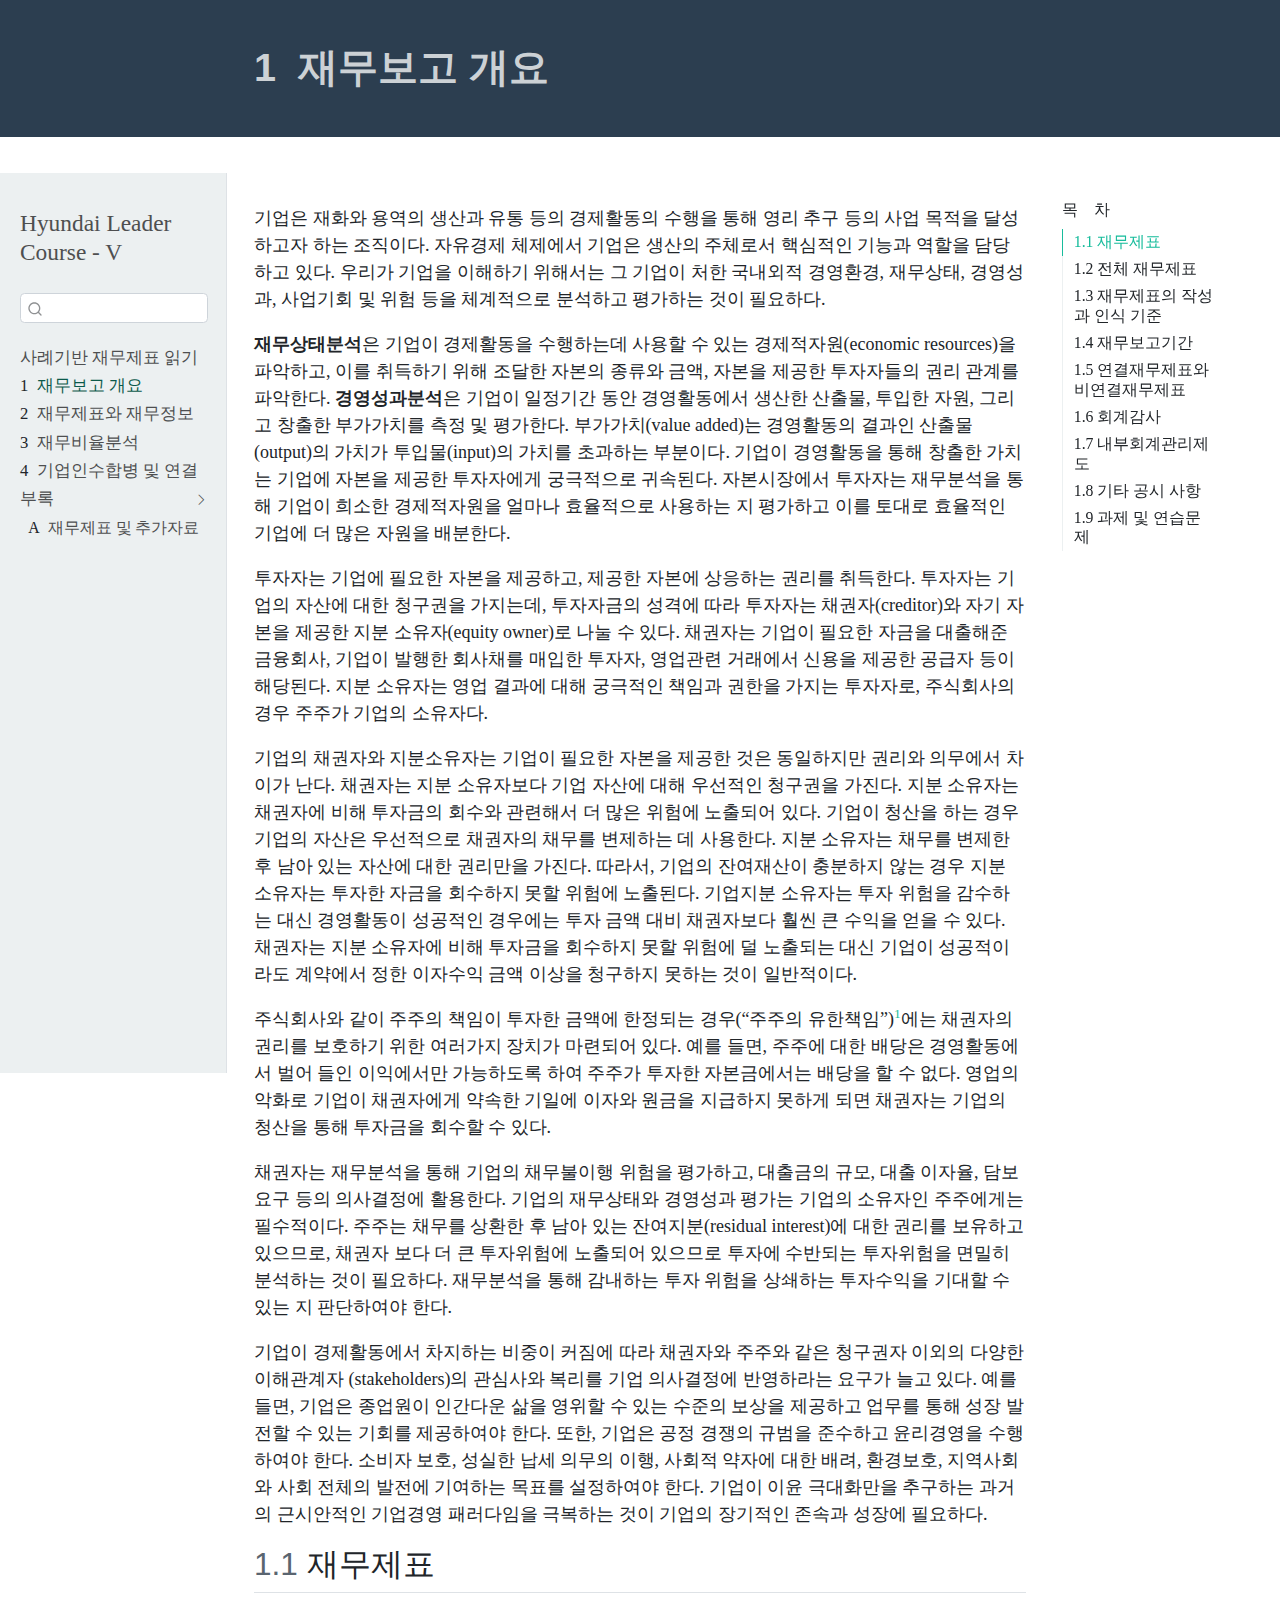
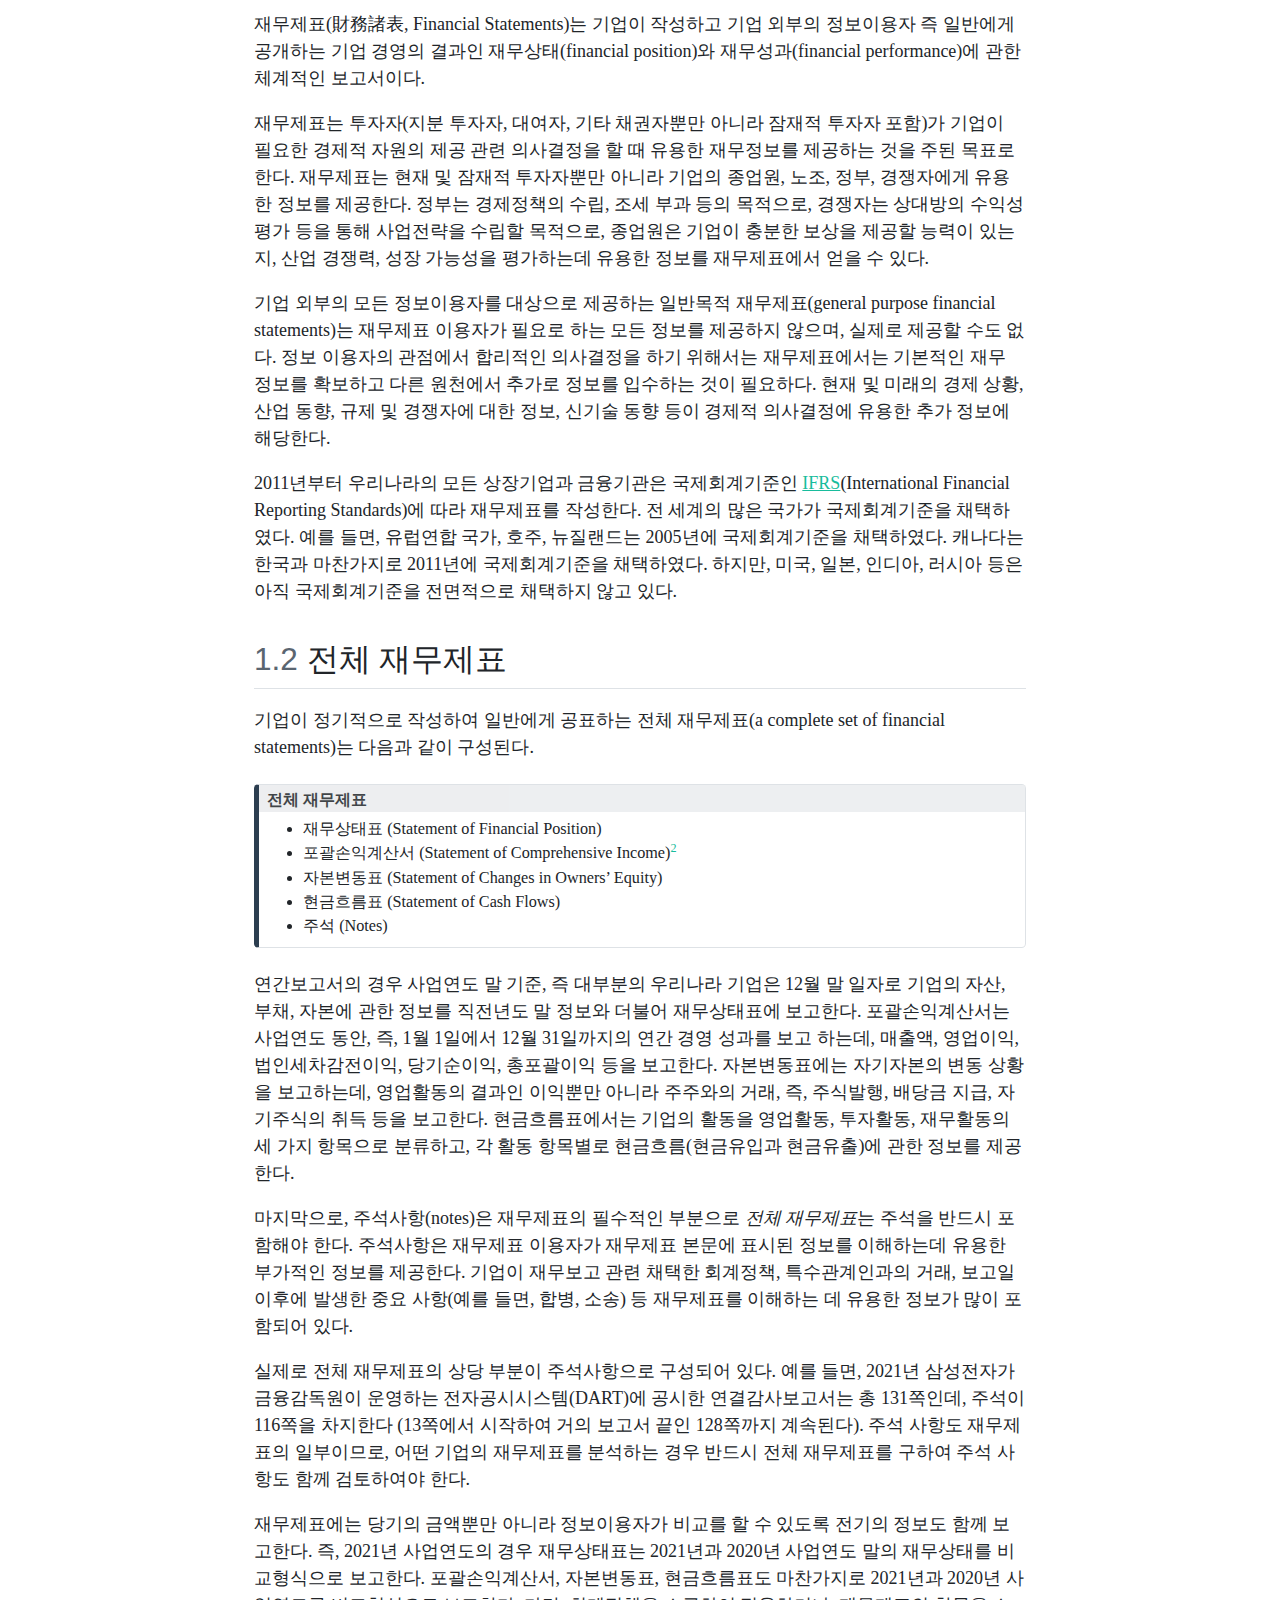
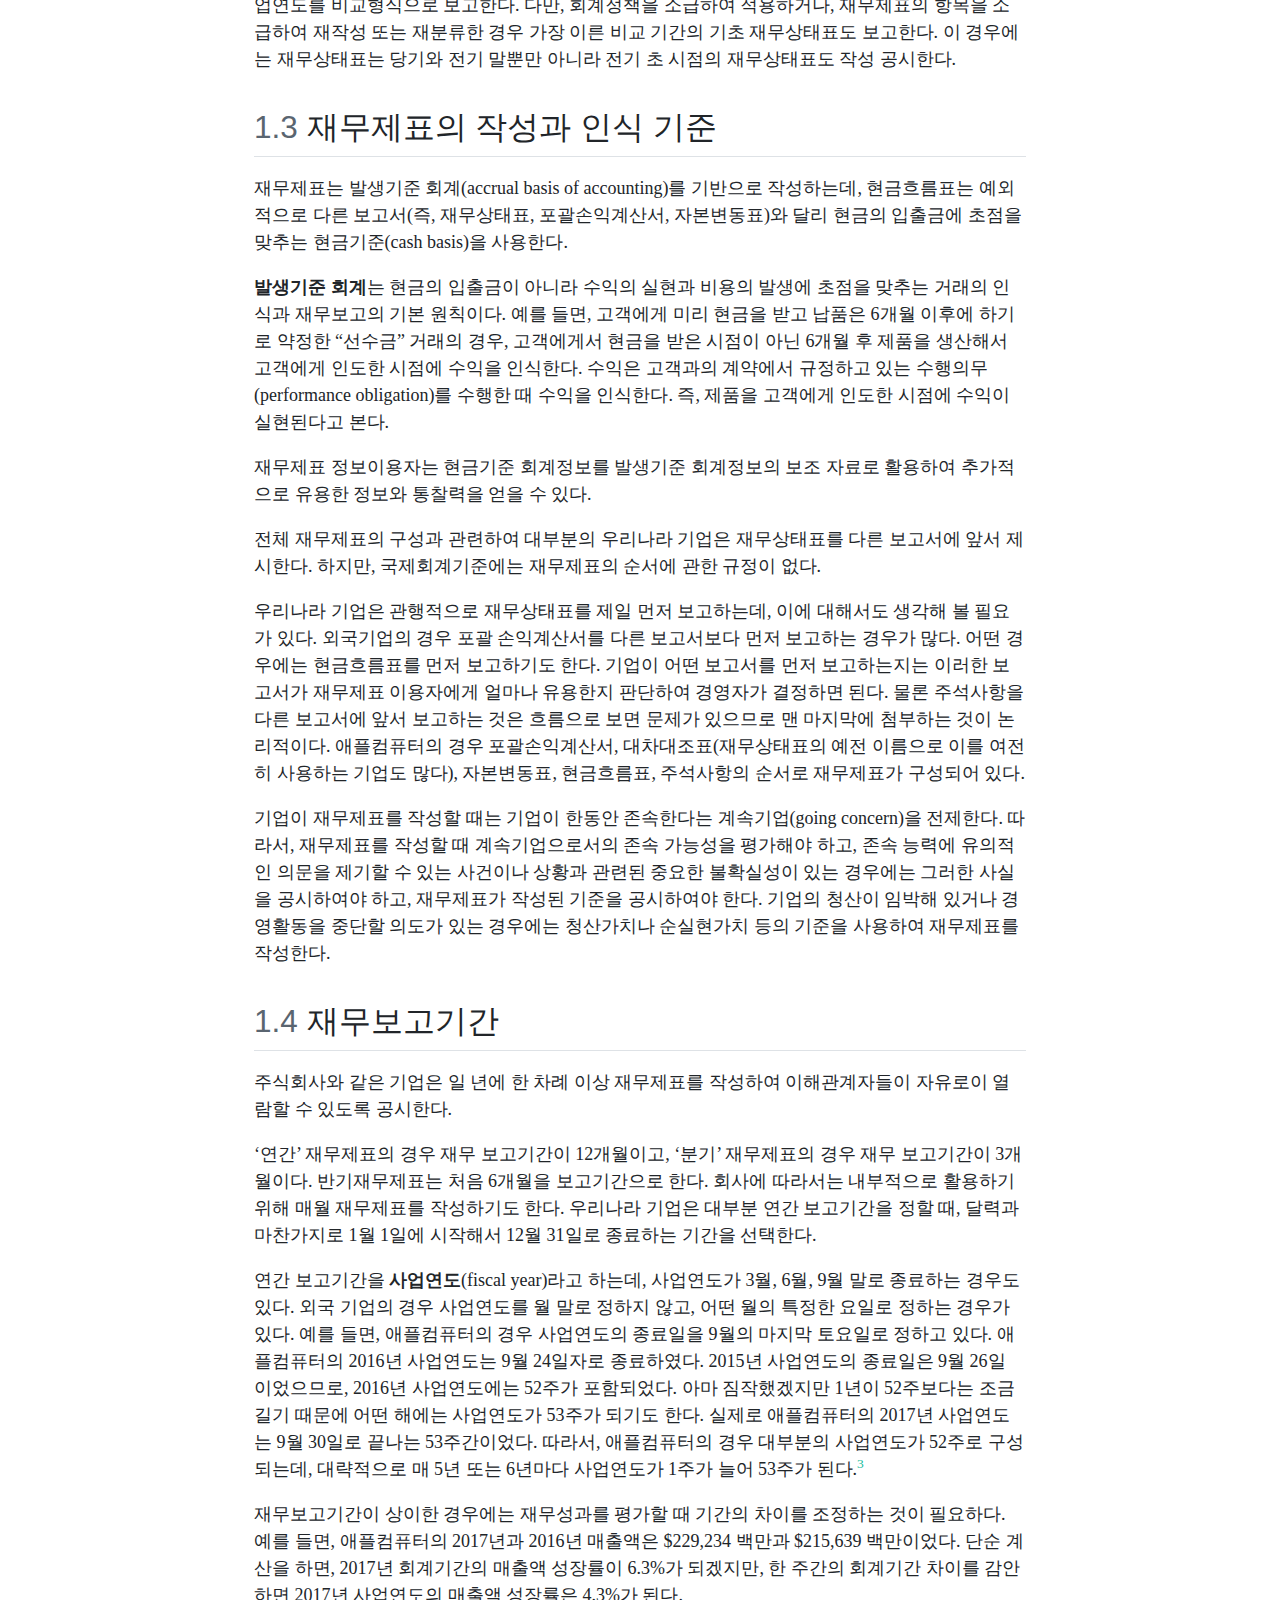
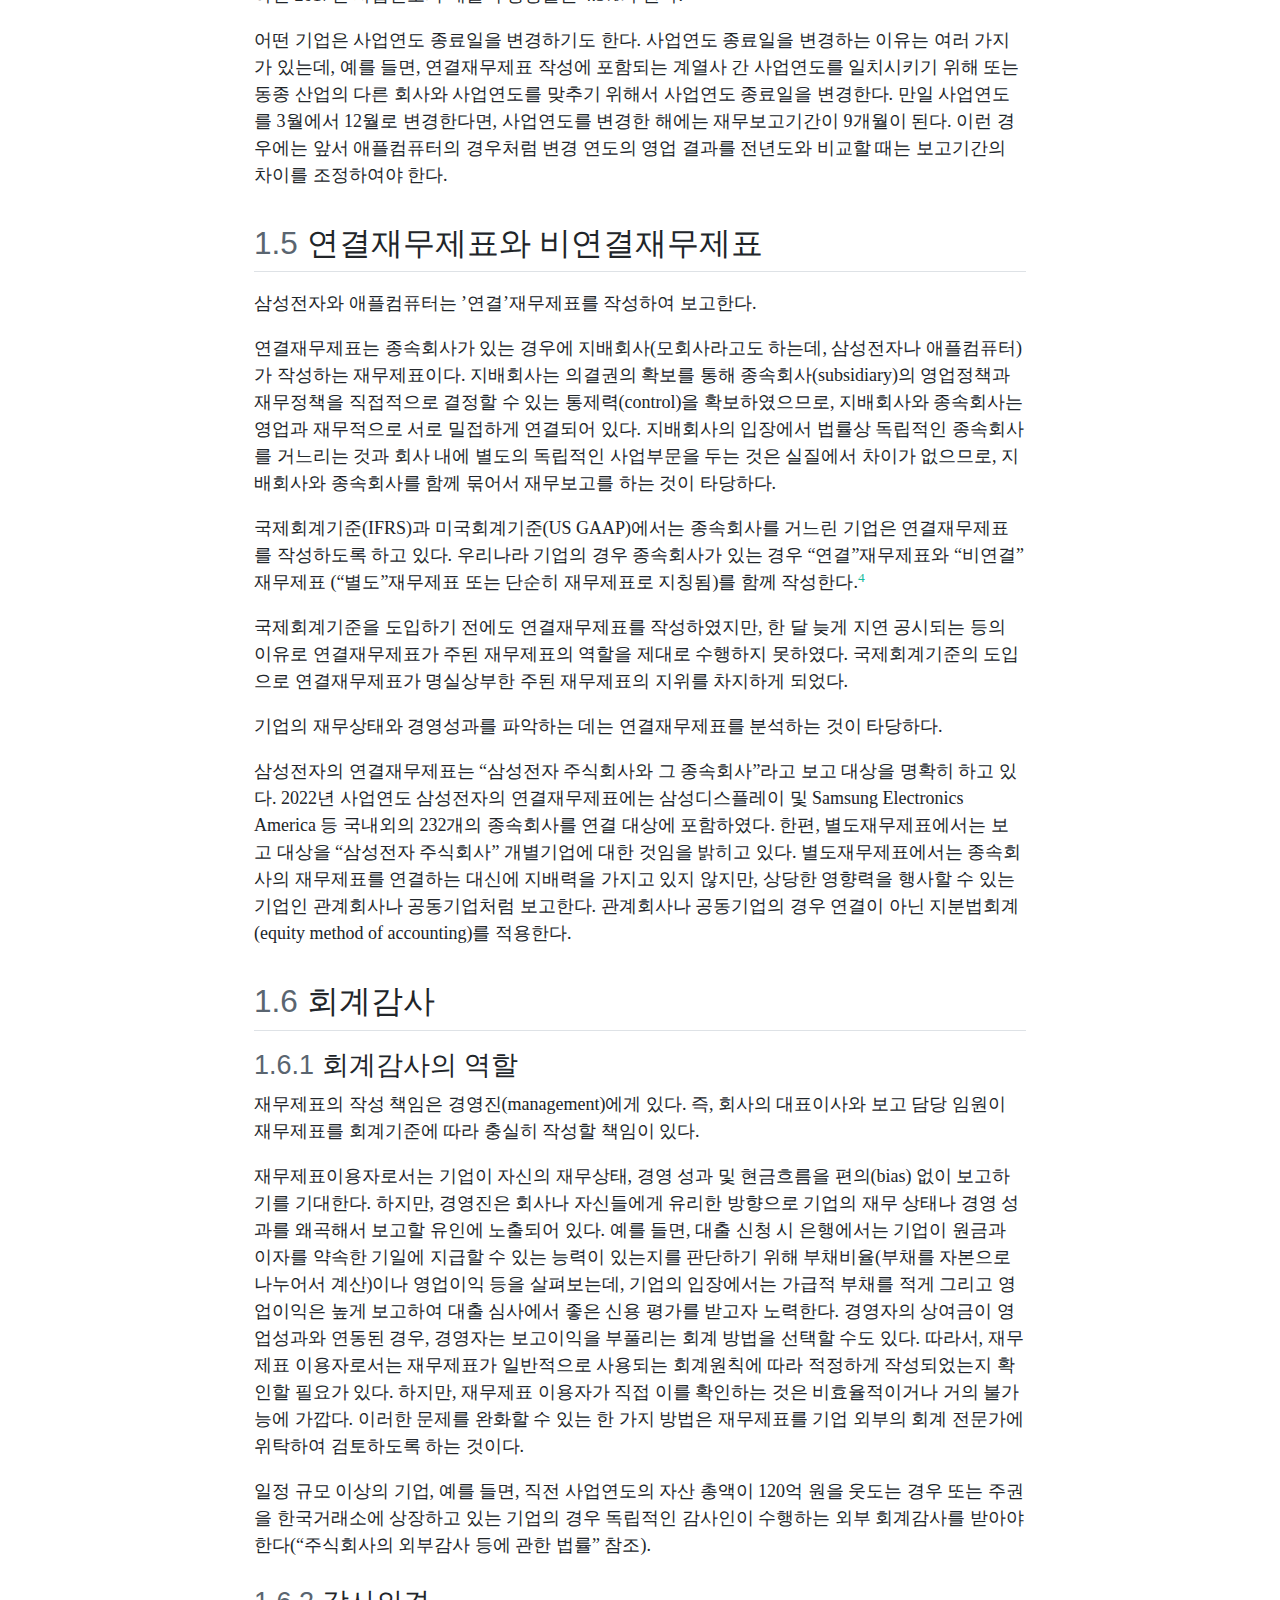
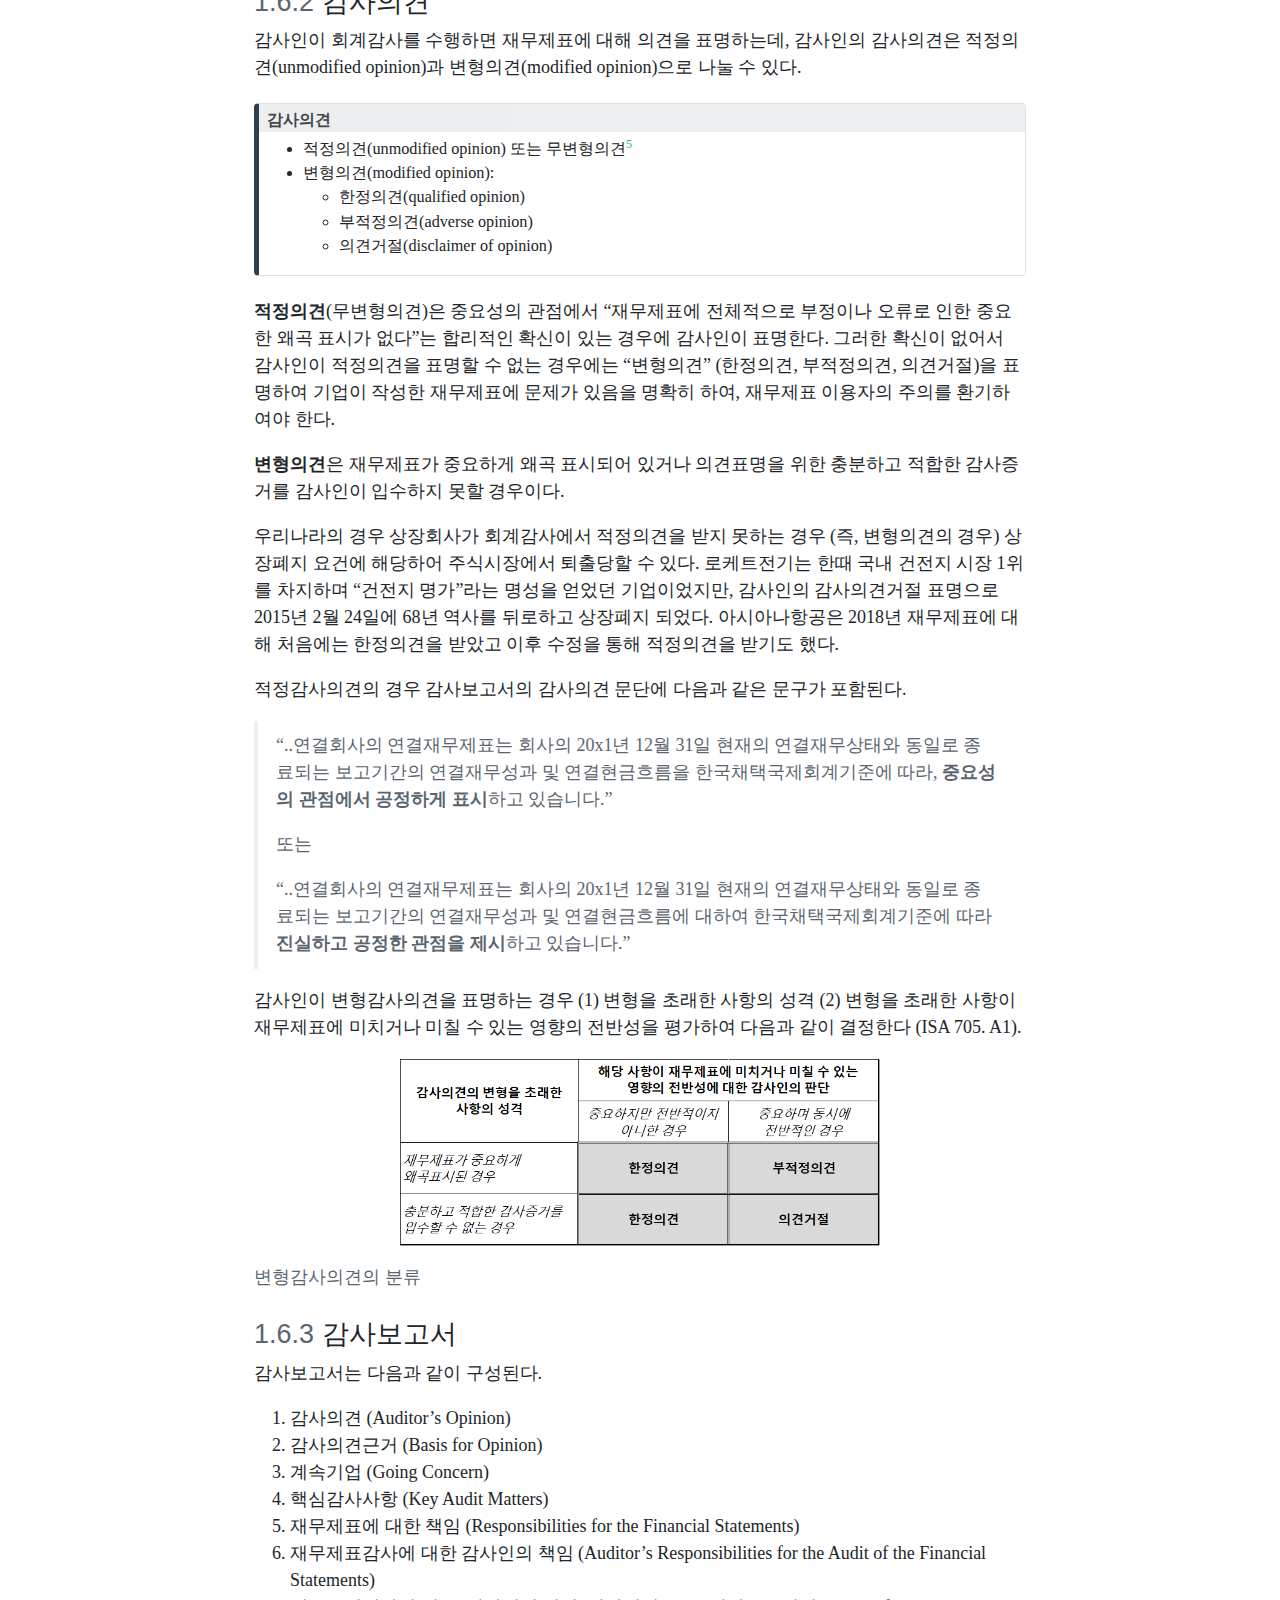
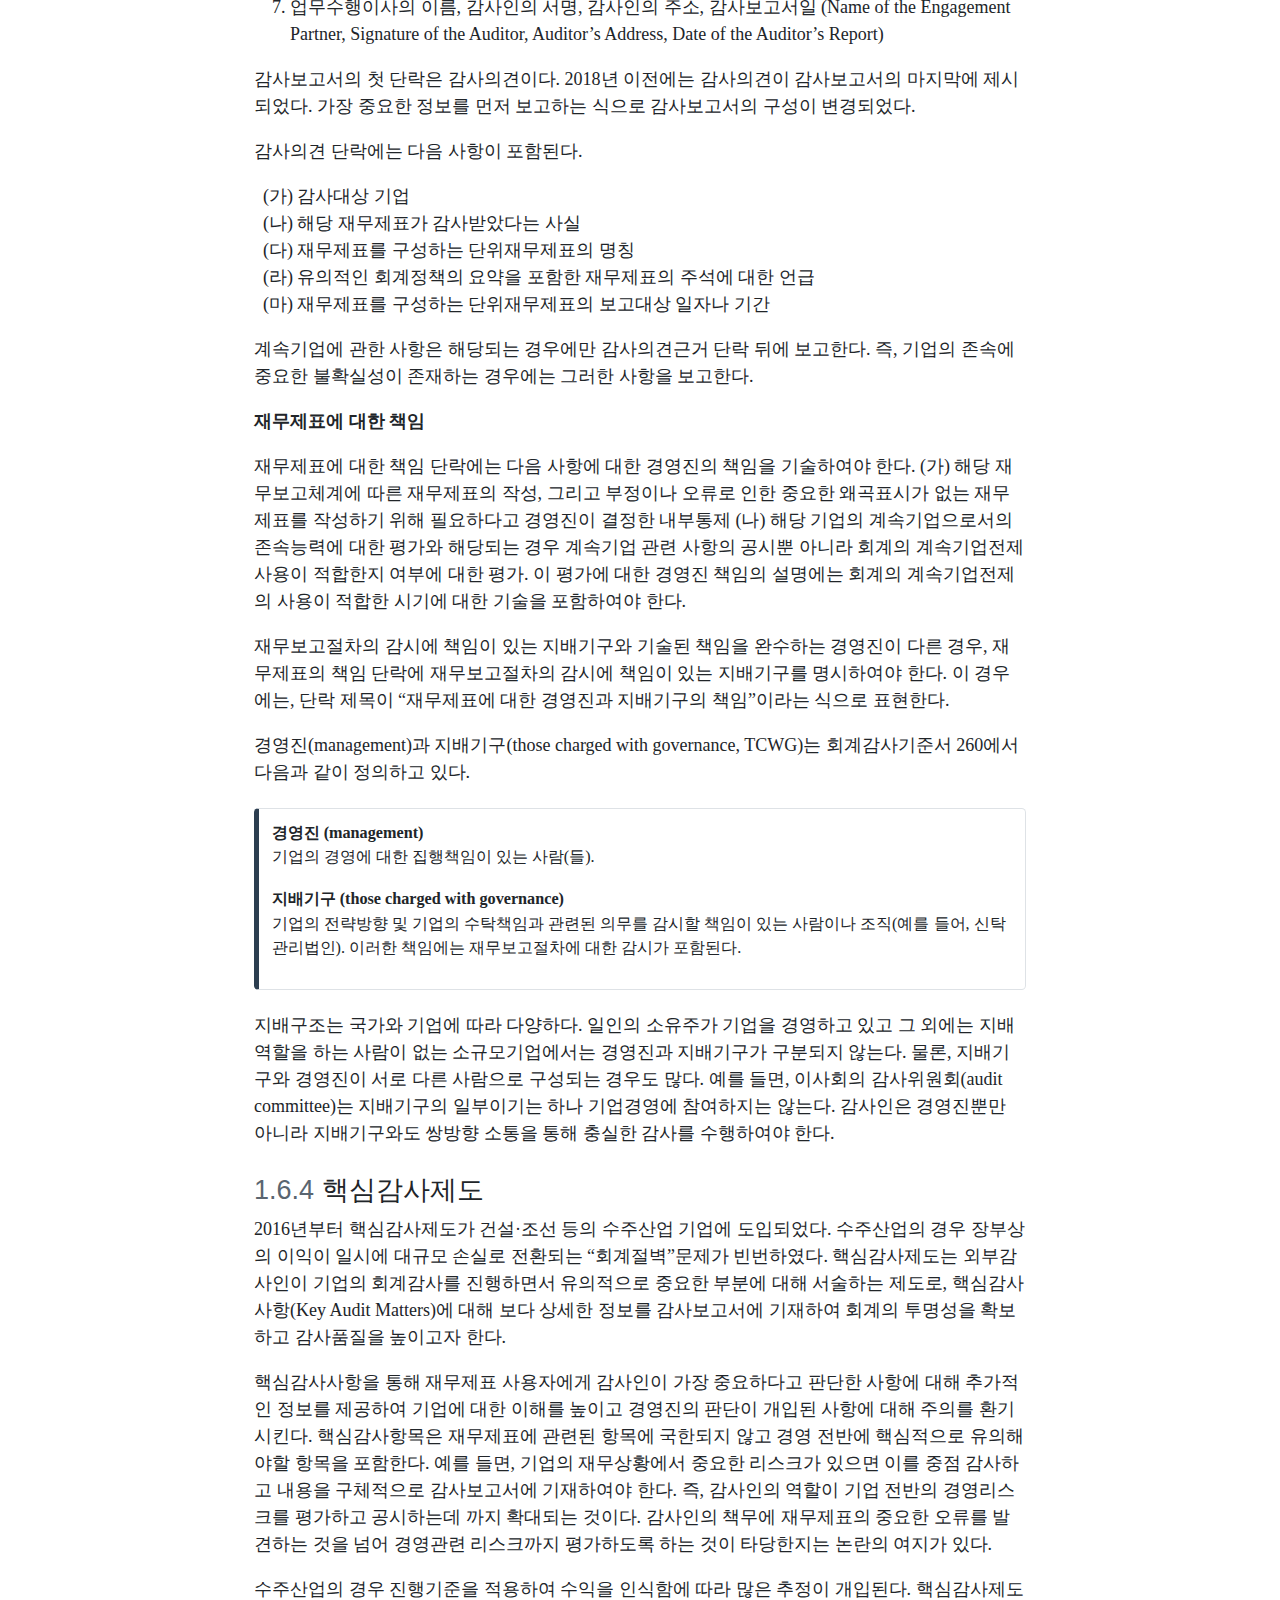
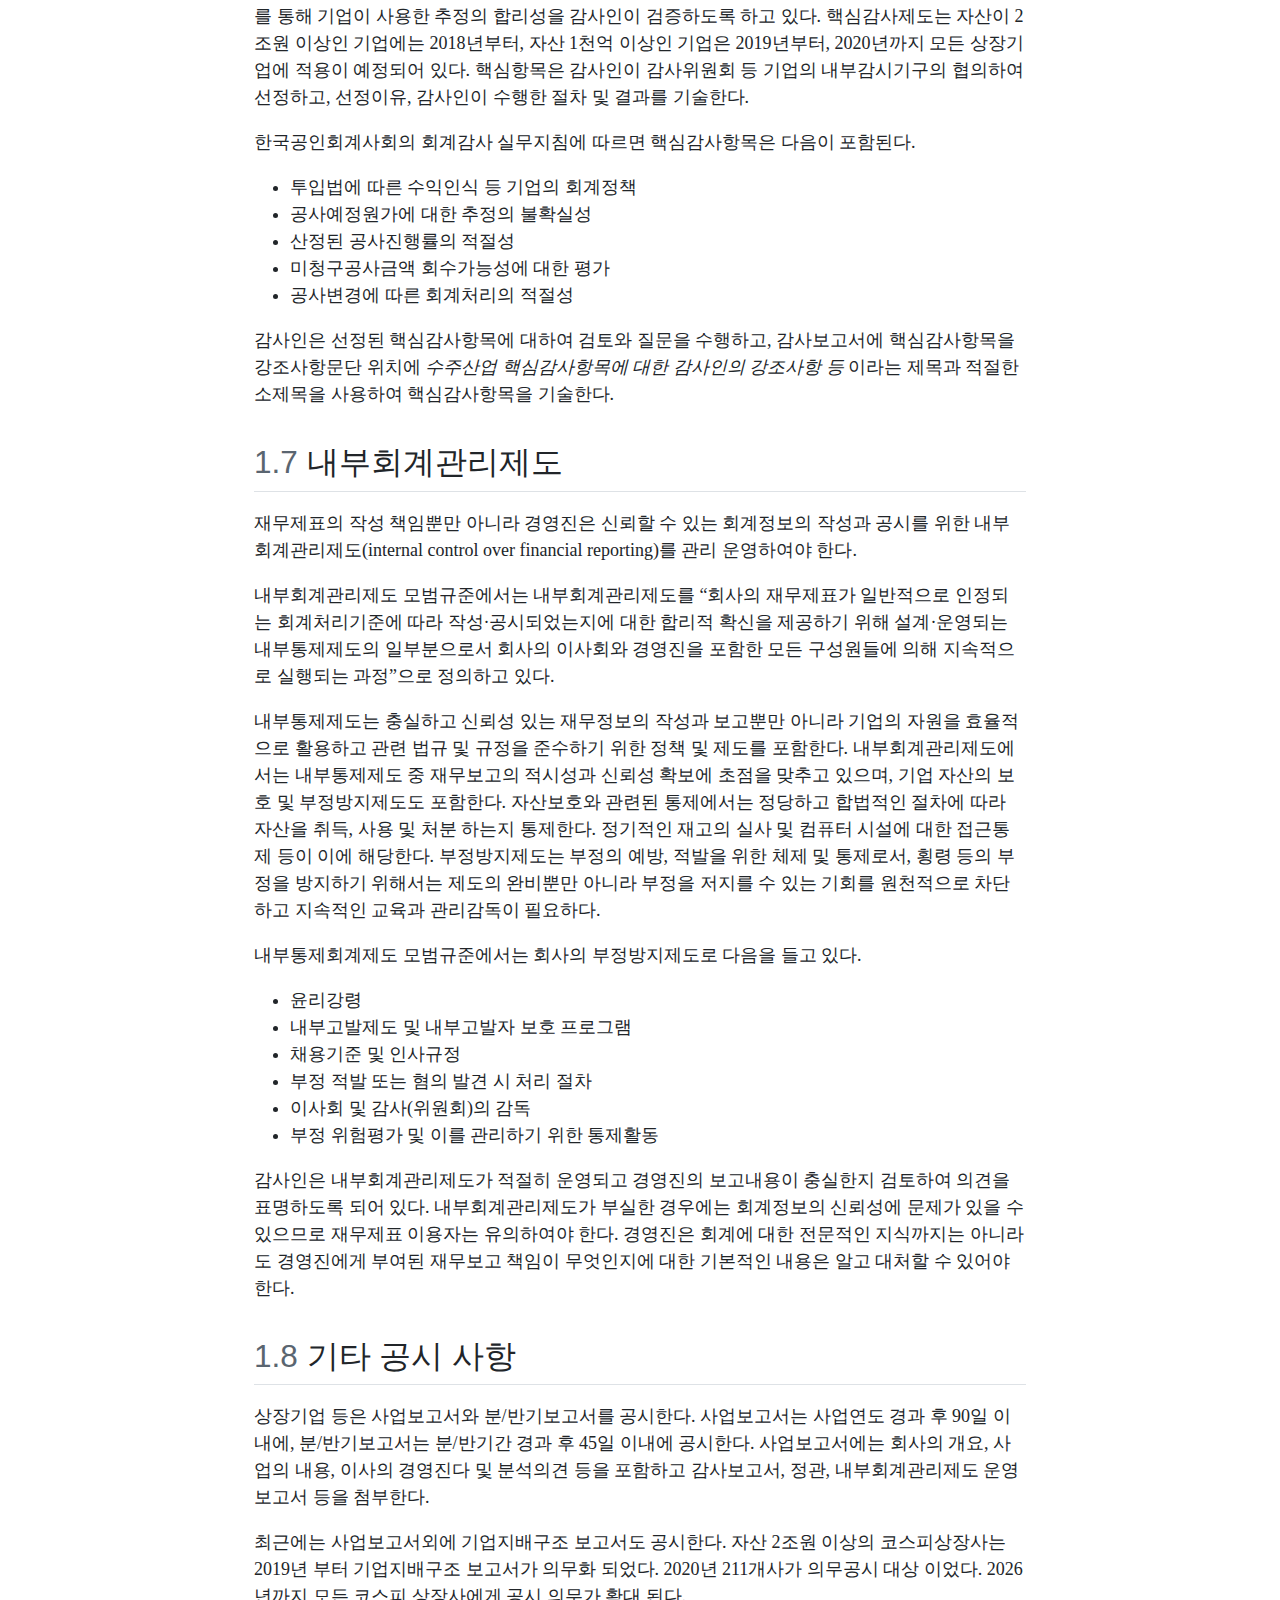
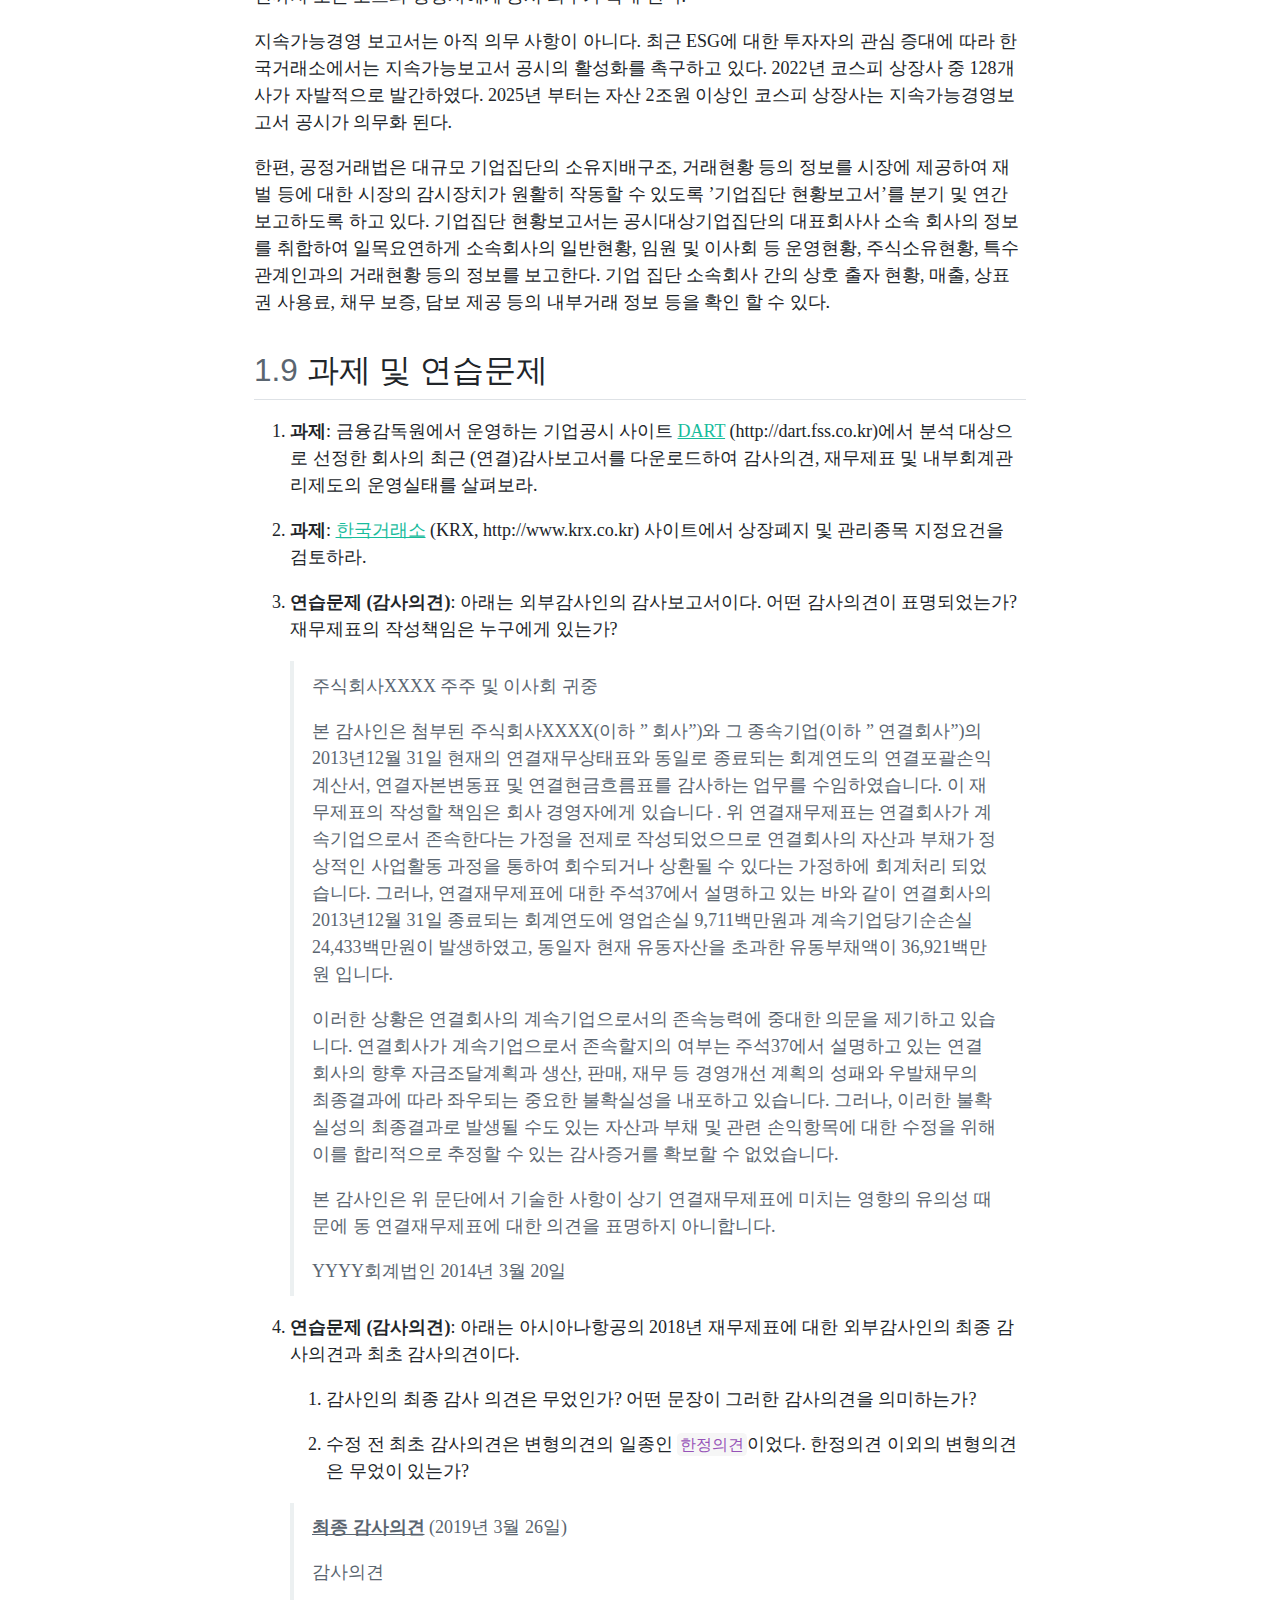
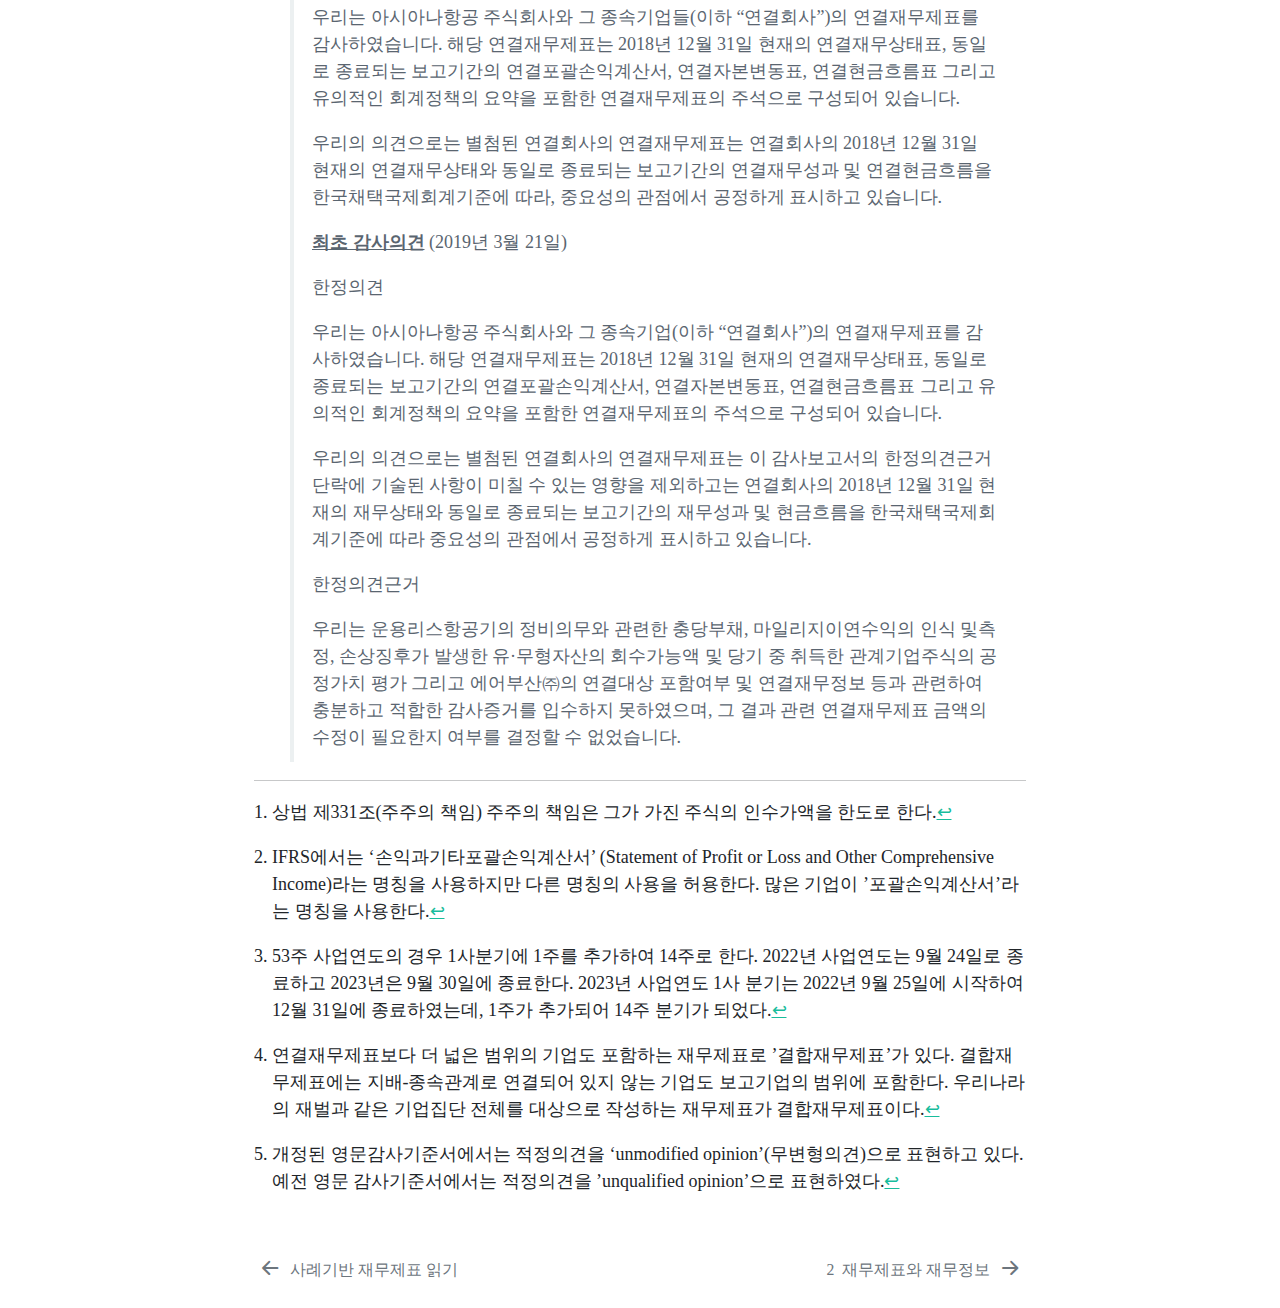
<file: intro.html>
<!DOCTYPE html>
<html xmlns="http://www.w3.org/1999/xhtml" lang="ko" xml:lang="ko"><head>

<meta charset="utf-8">
<meta name="generator" content="quarto-1.2.475">

<meta name="viewport" content="width=device-width, initial-scale=1.0, user-scalable=yes">


<title>Hyundai Leader Course - V - 1&nbsp; 재무보고 개요</title>
<style>
code{white-space: pre-wrap;}
span.smallcaps{font-variant: small-caps;}
div.columns{display: flex; gap: min(4vw, 1.5em);}
div.column{flex: auto; overflow-x: auto;}
div.hanging-indent{margin-left: 1.5em; text-indent: -1.5em;}
ul.task-list{list-style: none;}
ul.task-list li input[type="checkbox"] {
  width: 0.8em;
  margin: 0 0.8em 0.2em -1.6em;
  vertical-align: middle;
}
</style>


<script src="site_libs/quarto-nav/quarto-nav.js"></script>
<script src="site_libs/quarto-nav/headroom.min.js"></script>
<script src="site_libs/clipboard/clipboard.min.js"></script>
<script src="site_libs/quarto-search/autocomplete.umd.js"></script>
<script src="site_libs/quarto-search/fuse.min.js"></script>
<script src="site_libs/quarto-search/quarto-search.js"></script>
<meta name="quarto:offset" content="./">
<link href="./FS_Overview.html" rel="next">
<link href="./index.html" rel="prev">
<script src="site_libs/quarto-html/quarto.js"></script>
<script src="site_libs/quarto-html/popper.min.js"></script>
<script src="site_libs/quarto-html/tippy.umd.min.js"></script>
<script src="site_libs/quarto-html/anchor.min.js"></script>
<link href="site_libs/quarto-html/tippy.css" rel="stylesheet">
<link href="site_libs/quarto-html/quarto-syntax-highlighting.css" rel="stylesheet" id="quarto-text-highlighting-styles">
<script src="site_libs/bootstrap/bootstrap.min.js"></script>
<link href="site_libs/bootstrap/bootstrap-icons.css" rel="stylesheet">
<link href="site_libs/bootstrap/bootstrap.min.css" rel="stylesheet" id="quarto-bootstrap" data-mode="light">
<script id="quarto-search-options" type="application/json">{
  "location": "sidebar",
  "copy-button": false,
  "collapse-after": 3,
  "panel-placement": "start",
  "type": "textbox",
  "limit": 20,
  "language": {
    "search-no-results-text": "일치 없음",
    "search-matching-documents-text": "일치된 문서",
    "search-copy-link-title": "검색 링크 복사",
    "search-hide-matches-text": "추가 검색 결과 숨기기",
    "search-more-match-text": "추가 검색결과",
    "search-more-matches-text": "추가 검색결과",
    "search-clear-button-title": "제거",
    "search-detached-cancel-button-title": "취소",
    "search-submit-button-title": "검색"
  }
}</script>


</head>

<body class="nav-sidebar docked">

<div id="quarto-search-results"></div>
  <header id="quarto-header" class="headroom fixed-top">
  <nav class="quarto-secondary-nav" data-bs-toggle="collapse" data-bs-target="#quarto-sidebar" aria-controls="quarto-sidebar" aria-expanded="false" aria-label="Toggle sidebar navigation" onclick="if (window.quartoToggleHeadroom) { window.quartoToggleHeadroom(); }">
    <div class="container-fluid d-flex justify-content-between">
      <h1 class="quarto-secondary-nav-title"><span class="chapter-number">1</span>&nbsp; <span class="chapter-title">재무보고 개요</span></h1>
      <button type="button" class="quarto-btn-toggle btn" aria-label="Show secondary navigation">
        <i class="bi bi-chevron-right"></i>
      </button>
    </div>
  </nav>
</header>
<!-- content -->
<header id="title-block-header" class="quarto-title-block default page-columns page-full">
  <div class="quarto-title-banner page-columns page-full">
    <div class="quarto-title column-body">
      <h1 class="title"><span id="FR_Overview" class="quarto-section-identifier d-none d-lg-block"><span class="chapter-number">1</span>&nbsp; <span class="chapter-title">재무보고 개요</span></span></h1>
                      </div>
  </div>
    
  
  <div class="quarto-title-meta">

      
    
      
    </div>
    
  
  </header><div id="quarto-content" class="quarto-container page-columns page-rows-contents page-layout-article">
<!-- sidebar -->
  <nav id="quarto-sidebar" class="sidebar collapse sidebar-navigation docked overflow-auto">
    <div class="pt-lg-2 mt-2 text-left sidebar-header">
    <div class="sidebar-title mb-0 py-0">
      <a href="./">Hyundai Leader Course - V</a> 
    </div>
      </div>
      <div class="mt-2 flex-shrink-0 align-items-center">
        <div class="sidebar-search">
        <div id="quarto-search" class="" title="Search"></div>
        </div>
      </div>
    <div class="sidebar-menu-container"> 
    <ul class="list-unstyled mt-1">
        <li class="sidebar-item">
  <div class="sidebar-item-container"> 
  <a href="./index.html" class="sidebar-item-text sidebar-link">사례기반 재무제표 읽기</a>
  </div>
</li>
        <li class="sidebar-item">
  <div class="sidebar-item-container"> 
  <a href="./intro.html" class="sidebar-item-text sidebar-link active"><span class="chapter-number">1</span>&nbsp; <span class="chapter-title">재무보고 개요</span></a>
  </div>
</li>
        <li class="sidebar-item">
  <div class="sidebar-item-container"> 
  <a href="./FS_Overview.html" class="sidebar-item-text sidebar-link"><span class="chapter-number">2</span>&nbsp; <span class="chapter-title">재무제표와 재무정보</span></a>
  </div>
</li>
        <li class="sidebar-item">
  <div class="sidebar-item-container"> 
  <a href="./Ratio_Analysis.html" class="sidebar-item-text sidebar-link"><span class="chapter-number">3</span>&nbsp; <span class="chapter-title">재무비율분석</span></a>
  </div>
</li>
        <li class="sidebar-item">
  <div class="sidebar-item-container"> 
  <a href="./BusComb_and_Consol.html" class="sidebar-item-text sidebar-link"><span class="chapter-number">4</span>&nbsp; <span class="chapter-title">기업인수합병 및 연결</span></a>
  </div>
</li>
        <li class="sidebar-item sidebar-item-section">
      <div class="sidebar-item-container"> 
            <a class="sidebar-item-text sidebar-link text-start" data-bs-toggle="collapse" data-bs-target="#quarto-sidebar-section-1" aria-expanded="true">부록</a>
          <a class="sidebar-item-toggle text-start" data-bs-toggle="collapse" data-bs-target="#quarto-sidebar-section-1" aria-expanded="true">
            <i class="bi bi-chevron-right ms-2"></i>
          </a> 
      </div>
      <ul id="quarto-sidebar-section-1" class="collapse list-unstyled sidebar-section depth1 show">  
          <li class="sidebar-item">
  <div class="sidebar-item-container"> 
  <a href="./SuppMaterials.html" class="sidebar-item-text sidebar-link"><span class="chapter-number">A</span>&nbsp; <span class="chapter-title">재무제표 및 추가자료</span></a>
  </div>
</li>
      </ul>
  </li>
    </ul>
    </div>
</nav>
<!-- margin-sidebar -->
    <div id="quarto-margin-sidebar" class="sidebar margin-sidebar">
        <nav id="TOC" role="doc-toc" class="toc-active">
    <h2 id="toc-title">목&nbsp;&nbsp;&nbsp;&nbsp;차</h2>
   
  <ul>
  <li><a href="#재무제표" id="toc-재무제표" class="nav-link active" data-scroll-target="#재무제표"><span class="toc-section-number">1.1</span>  재무제표</a></li>
  <li><a href="#전체-재무제표" id="toc-전체-재무제표" class="nav-link" data-scroll-target="#전체-재무제표"><span class="toc-section-number">1.2</span>  전체 재무제표</a></li>
  <li><a href="#FS_recog" id="toc-FS_recog" class="nav-link" data-scroll-target="#FS_recog"><span class="toc-section-number">1.3</span>  재무제표의 작성과 인식 기준</a></li>
  <li><a href="#재무보고기간" id="toc-재무보고기간" class="nav-link" data-scroll-target="#재무보고기간"><span class="toc-section-number">1.4</span>  재무보고기간</a></li>
  <li><a href="#연결재무제표와-비연결재무제표" id="toc-연결재무제표와-비연결재무제표" class="nav-link" data-scroll-target="#연결재무제표와-비연결재무제표"><span class="toc-section-number">1.5</span>  연결재무제표와 비연결재무제표</a></li>
  <li><a href="#회계감사" id="toc-회계감사" class="nav-link" data-scroll-target="#회계감사"><span class="toc-section-number">1.6</span>  회계감사</a>
  <ul class="collapse">
  <li><a href="#회계감사의-역할" id="toc-회계감사의-역할" class="nav-link" data-scroll-target="#회계감사의-역할"><span class="toc-section-number">1.6.1</span>  회계감사의 역할</a></li>
  <li><a href="#감사의견" id="toc-감사의견" class="nav-link" data-scroll-target="#감사의견"><span class="toc-section-number">1.6.2</span>  감사의견</a></li>
  <li><a href="#감사보고서" id="toc-감사보고서" class="nav-link" data-scroll-target="#감사보고서"><span class="toc-section-number">1.6.3</span>  감사보고서</a></li>
  <li><a href="#핵심감사제도" id="toc-핵심감사제도" class="nav-link" data-scroll-target="#핵심감사제도"><span class="toc-section-number">1.6.4</span>  핵심감사제도</a></li>
  </ul></li>
  <li><a href="#내부회계관리제도" id="toc-내부회계관리제도" class="nav-link" data-scroll-target="#내부회계관리제도"><span class="toc-section-number">1.7</span>  내부회계관리제도</a></li>
  <li><a href="#기타-공시-사항" id="toc-기타-공시-사항" class="nav-link" data-scroll-target="#기타-공시-사항"><span class="toc-section-number">1.8</span>  기타 공시 사항</a></li>
  <li><a href="#과제-및-연습문제" id="toc-과제-및-연습문제" class="nav-link" data-scroll-target="#과제-및-연습문제"><span class="toc-section-number">1.9</span>  과제 및 연습문제</a></li>
  </ul>
</nav>
    </div>
<!-- main -->
<main class="content quarto-banner-title-block" id="quarto-document-content">




<p>기업은 재화와 용역의 생산과 유통 등의 경제활동의 수행을 통해 영리 추구 등의 사업 목적을 달성하고자 하는 조직이다. 자유경제 체제에서 기업은 생산의 주체로서 핵심적인 기능과 역할을 담당하고 있다. 우리가 기업을 이해하기 위해서는 그 기업이 처한 국내외적 경영환경, 재무상태, 경영성과, 사업기회 및 위험 등을 체계적으로 분석하고 평가하는 것이 필요하다.</p>
<p><strong>재무상태분석</strong>은 기업이 경제활동을 수행하는데 사용할 수 있는 경제적자원(economic resources)을 파악하고, 이를 취득하기 위해 조달한 자본의 종류와 금액, 자본을 제공한 투자자들의 권리 관계를 파악한다. <strong>경영성과분석</strong>은 기업이 일정기간 동안 경영활동에서 생산한 산출물, 투입한 자원, 그리고 창출한 부가가치를 측정 및 평가한다. 부가가치(value added)는 경영활동의 결과인 산출물(output)의 가치가 투입물(input)의 가치를 초과하는 부분이다. 기업이 경영활동을 통해 창출한 가치는 기업에 자본을 제공한 투자자에게 궁극적으로 귀속된다. 자본시장에서 투자자는 재무분석을 통해 기업이 희소한 경제적자원을 얼마나 효율적으로 사용하는 지 평가하고 이를 토대로 효율적인 기업에 더 많은 자원을 배분한다.</p>
<p>투자자는 기업에 필요한 자본을 제공하고, 제공한 자본에 상응하는 권리를 취득한다. 투자자는 기업의 자산에 대한 청구권을 가지는데, 투자자금의 성격에 따라 투자자는 채권자(creditor)와 자기 자본을 제공한 지분 소유자(equity owner)로 나눌 수 있다. 채권자는 기업이 필요한 자금을 대출해준 금융회사, 기업이 발행한 회사채를 매입한 투자자, 영업관련 거래에서 신용을 제공한 공급자 등이 해당된다. 지분 소유자는 영업 결과에 대해 궁극적인 책임과 권한을 가지는 투자자로, 주식회사의 경우 주주가 기업의 소유자다.</p>
<p>기업의 채권자와 지분소유자는 기업이 필요한 자본을 제공한 것은 동일하지만 권리와 의무에서 차이가 난다. 채권자는 지분 소유자보다 기업 자산에 대해 우선적인 청구권을 가진다. 지분 소유자는 채권자에 비해 투자금의 회수와 관련해서 더 많은 위험에 노출되어 있다. 기업이 청산을 하는 경우 기업의 자산은 우선적으로 채권자의 채무를 변제하는 데 사용한다. 지분 소유자는 채무를 변제한 후 남아 있는 자산에 대한 권리만을 가진다. 따라서, 기업의 잔여재산이 충분하지 않는 경우 지분 소유자는 투자한 자금을 회수하지 못할 위험에 노출된다. 기업지분 소유자는 투자 위험을 감수하는 대신 경영활동이 성공적인 경우에는 투자 금액 대비 채권자보다 훨씬 큰 수익을 얻을 수 있다. 채권자는 지분 소유자에 비해 투자금을 회수하지 못할 위험에 덜 노출되는 대신 기업이 성공적이라도 계약에서 정한 이자수익 금액 이상을 청구하지 못하는 것이 일반적이다.</p>
<p>주식회사와 같이 주주의 책임이 투자한 금액에 한정되는 경우(“주주의 유한책임”)<a href="#fn1" class="footnote-ref" id="fnref1" role="doc-noteref"><sup>1</sup></a>에는 채권자의 권리를 보호하기 위한 여러가지 장치가 마련되어 있다. 예를 들면, 주주에 대한 배당은 경영활동에서 벌어 들인 이익에서만 가능하도록 하여 주주가 투자한 자본금에서는 배당을 할 수 없다. 영업의 악화로 기업이 채권자에게 약속한 기일에 이자와 원금을 지급하지 못하게 되면 채권자는 기업의 청산을 통해 투자금을 회수할 수 있다.</p>
<p>채권자는 재무분석을 통해 기업의 채무불이행 위험을 평가하고, 대출금의 규모, 대출 이자율, 담보 요구 등의 의사결정에 활용한다. 기업의 재무상태와 경영성과 평가는 기업의 소유자인 주주에게는 필수적이다. 주주는 채무를 상환한 후 남아 있는 잔여지분(residual interest)에 대한 권리를 보유하고 있으므로, 채권자 보다 더 큰 투자위험에 노출되어 있으므로 투자에 수반되는 투자위험을 면밀히 분석하는 것이 필요하다. 재무분석을 통해 감내하는 투자 위험을 상쇄하는 투자수익을 기대할 수 있는 지 판단하여야 한다.</p>
<p>기업이 경제활동에서 차지하는 비중이 커짐에 따라 채권자와 주주와 같은 청구권자 이외의 다양한 이해관계자 (stakeholders)의 관심사와 복리를 기업 의사결정에 반영하라는 요구가 늘고 있다. 예를 들면, 기업은 종업원이 인간다운 삶을 영위할 수 있는 수준의 보상을 제공하고 업무를 통해 성장 발전할 수 있는 기회를 제공하여야 한다. 또한, 기업은 공정 경쟁의 규범을 준수하고 윤리경영을 수행하여야 한다. 소비자 보호, 성실한 납세 의무의 이행, 사회적 약자에 대한 배려, 환경보호, 지역사회와 사회 전체의 발전에 기여하는 목표를 설정하여야 한다. 기업이 이윤 극대화만을 추구하는 과거의 근시안적인 기업경영 패러다임을 극복하는 것이 기업의 장기적인 존속과 성장에 필요하다.</p>
<section id="재무제표" class="level2" data-number="1.1">
<h2 data-number="1.1" class="anchored" data-anchor-id="재무제표"><span class="header-section-number">1.1</span> 재무제표</h2>
<p>재무제표(財務諸表, Financial Statements)는 기업이 작성하고 기업 외부의 정보이용자 즉 일반에게 공개하는 기업 경영의 결과인 재무상태(financial position)와 재무성과(financial performance)에 관한 체계적인 보고서이다.</p>
<p>재무제표는 투자자(지분 투자자, 대여자, 기타 채권자뿐만 아니라 잠재적 투자자 포함)가 기업이 필요한 경제적 자원의 제공 관련 의사결정을 할 때 유용한 재무정보를 제공하는 것을 주된 목표로 한다. 재무제표는 현재 및 잠재적 투자자뿐만 아니라 기업의 종업원, 노조, 정부, 경쟁자에게 유용한 정보를 제공한다. 정부는 경제정책의 수립, 조세 부과 등의 목적으로, 경쟁자는 상대방의 수익성 평가 등을 통해 사업전략을 수립할 목적으로, 종업원은 기업이 충분한 보상을 제공할 능력이 있는지, 산업 경쟁력, 성장 가능성을 평가하는데 유용한 정보를 재무제표에서 얻을 수 있다.</p>
<p>기업 외부의 모든 정보이용자를 대상으로 제공하는 일반목적 재무제표(general purpose financial statements)는 재무제표 이용자가 필요로 하는 모든 정보를 제공하지 않으며, 실제로 제공할 수도 없다. 정보 이용자의 관점에서 합리적인 의사결정을 하기 위해서는 재무제표에서는 기본적인 재무 정보를 확보하고 다른 원천에서 추가로 정보를 입수하는 것이 필요하다. 현재 및 미래의 경제 상황, 산업 동향, 규제 및 경쟁자에 대한 정보, 신기술 동향 등이 경제적 의사결정에 유용한 추가 정보에 해당한다.</p>
<p>2011년부터 우리나라의 모든 상장기업과 금융기관은 국제회계기준인 <a href="https://www.ifrs.org">IFRS</a>(International Financial Reporting Standards)에 따라 재무제표를 작성한다. 전 세계의 많은 국가가 국제회계기준을 채택하였다. 예를 들면, 유럽연합 국가, 호주, 뉴질랜드는 2005년에 국제회계기준을 채택하였다. 캐나다는 한국과 마찬가지로 2011년에 국제회계기준을 채택하였다. 하지만, 미국, 일본, 인디아, 러시아 등은 아직 국제회계기준을 전면적으로 채택하지 않고 있다.</p>
</section>
<section id="전체-재무제표" class="level2" data-number="1.2">
<h2 data-number="1.2" class="anchored" data-anchor-id="전체-재무제표"><span class="header-section-number">1.2</span> 전체 재무제표</h2>
<p>기업이 정기적으로 작성하여 일반에게 공표하는 전체 재무제표(a complete set of financial statements)는 다음과 같이 구성된다.</p>
<div class="callout-note callout callout-style-default no-icon callout-captioned">
<div class="callout-header d-flex align-content-center">
<div class="callout-icon-container">
<i class="callout-icon no-icon"></i>
</div>
<div class="callout-caption-container flex-fill">
<strong>전체 재무제표</strong>
</div>
</div>
<div class="callout-body-container callout-body">
<ul>
<li>재무상태표 (Statement of Financial Position)</li>
<li>포괄손익계산서 (Statement of Comprehensive Income)<a href="#fn2" class="footnote-ref" id="fnref2" role="doc-noteref"><sup>2</sup></a></li>
<li>자본변동표 (Statement of Changes in Owners’ Equity)</li>
<li>현금흐름표 (Statement of Cash Flows)</li>
<li>주석 (Notes)</li>
</ul>
</div>
</div>
<p>연간보고서의 경우 사업연도 말 기준, 즉 대부분의 우리나라 기업은 12월 말 일자로 기업의 자산, 부채, 자본에 관한 정보를 직전년도 말 정보와 더불어 재무상태표에 보고한다. 포괄손익계산서는 사업연도 동안, 즉, 1월 1일에서 12월 31일까지의 연간 경영 성과를 보고 하는데, 매출액, 영업이익, 법인세차감전이익, 당기순이익, 총포괄이익 등을 보고한다. 자본변동표에는 자기자본의 변동 상황을 보고하는데, 영업활동의 결과인 이익뿐만 아니라 주주와의 거래, 즉, 주식발행, 배당금 지급, 자기주식의 취득 등을 보고한다. 현금흐름표에서는 기업의 활동을 영업활동, 투자활동, 재무활동의 세 가지 항목으로 분류하고, 각 활동 항목별로 현금흐름(현금유입과 현금유출)에 관한 정보를 제공한다.</p>
<p>마지막으로, 주석사항(notes)은 재무제표의 필수적인 부분으로 <em>전체 재무제표</em>는 주석을 반드시 포함해야 한다. 주석사항은 재무제표 이용자가 재무제표 본문에 표시된 정보를 이해하는데 유용한 부가적인 정보를 제공한다. 기업이 재무보고 관련 채택한 회계정책, 특수관계인과의 거래, 보고일 이후에 발생한 중요 사항(예를 들면, 합병, 소송) 등 재무제표를 이해하는 데 유용한 정보가 많이 포함되어 있다.</p>
<p>실제로 전체 재무제표의 상당 부분이 주석사항으로 구성되어 있다. 예를 들면, 2021년 삼성전자가 금융감독원이 운영하는 전자공시시스템(DART)에 공시한 연결감사보고서는 총 131쪽인데, 주석이 116쪽을 차지한다 (13쪽에서 시작하여 거의 보고서 끝인 128쪽까지 계속된다). 주석 사항도 재무제표의 일부이므로, 어떤 기업의 재무제표를 분석하는 경우 반드시 전체 재무제표를 구하여 주석 사항도 함께 검토하여야 한다.</p>
<p>재무제표에는 당기의 금액뿐만 아니라 정보이용자가 비교를 할 수 있도록 전기의 정보도 함께 보고한다. 즉, 2021년 사업연도의 경우 재무상태표는 2021년과 2020년 사업연도 말의 재무상태를 비교형식으로 보고한다. 포괄손익계산서, 자본변동표, 현금흐름표도 마찬가지로 2021년과 2020년 사업연도를 비교형식으로 보고한다. 다만, 회계정책을 소급하여 적용하거나, 재무제표의 항목을 소급하여 재작성 또는 재분류한 경우 가장 이른 비교 기간의 기초 재무상태표도 보고한다. 이 경우에는 재무상태표는 당기와 전기 말뿐만 아니라 전기 초 시점의 재무상태표도 작성 공시한다.</p>
</section>
<section id="FS_recog" class="level2" data-number="1.3">
<h2 data-number="1.3" class="anchored" data-anchor-id="FS_recog"><span class="header-section-number">1.3</span> 재무제표의 작성과 인식 기준</h2>
<p>재무제표는 발생기준 회계(accrual basis of accounting)를 기반으로 작성하는데, 현금흐름표는 예외적으로 다른 보고서(즉, 재무상태표, 포괄손익계산서, 자본변동표)와 달리 현금의 입출금에 초점을 맞추는 현금기준(cash basis)을 사용한다.</p>
<p><strong>발생기준 회계</strong>는 현금의 입출금이 아니라 수익의 실현과 비용의 발생에 초점을 맞추는 거래의 인식과 재무보고의 기본 원칙이다. 예를 들면, 고객에게 미리 현금을 받고 납품은 6개월 이후에 하기로 약정한 “선수금” 거래의 경우, 고객에게서 현금을 받은 시점이 아닌 6개월 후 제품을 생산해서 고객에게 인도한 시점에 수익을 인식한다. 수익은 고객과의 계약에서 규정하고 있는 수행의무(performance obligation)를 수행한 때 수익을 인식한다. 즉, 제품을 고객에게 인도한 시점에 수익이 실현된다고 본다.</p>
<p>재무제표 정보이용자는 현금기준 회계정보를 발생기준 회계정보의 보조 자료로 활용하여 추가적으로 유용한 정보와 통찰력을 얻을 수 있다.</p>
<p>전체 재무제표의 구성과 관련하여 대부분의 우리나라 기업은 재무상태표를 다른 보고서에 앞서 제시한다. 하지만, 국제회계기준에는 재무제표의 순서에 관한 규정이 없다.</p>
<p>우리나라 기업은 관행적으로 재무상태표를 제일 먼저 보고하는데, 이에 대해서도 생각해 볼 필요가 있다. 외국기업의 경우 포괄 손익계산서를 다른 보고서보다 먼저 보고하는 경우가 많다. 어떤 경우에는 현금흐름표를 먼저 보고하기도 한다. 기업이 어떤 보고서를 먼저 보고하는지는 이러한 보고서가 재무제표 이용자에게 얼마나 유용한지 판단하여 경영자가 결정하면 된다. 물론 주석사항을 다른 보고서에 앞서 보고하는 것은 흐름으로 보면 문제가 있으므로 맨 마지막에 첨부하는 것이 논리적이다. 애플컴퓨터의 경우 포괄손익계산서, 대차대조표(재무상태표의 예전 이름으로 이를 여전히 사용하는 기업도 많다), 자본변동표, 현금흐름표, 주석사항의 순서로 재무제표가 구성되어 있다.</p>
<p>기업이 재무제표를 작성할 때는 기업이 한동안 존속한다는 계속기업(going concern)을 전제한다. 따라서, 재무제표를 작성할 때 계속기업으로서의 존속 가능성을 평가해야 하고, 존속 능력에 유의적인 의문을 제기할 수 있는 사건이나 상황과 관련된 중요한 불확실성이 있는 경우에는 그러한 사실을 공시하여야 하고, 재무제표가 작성된 기준을 공시하여야 한다. 기업의 청산이 임박해 있거나 경영활동을 중단할 의도가 있는 경우에는 청산가치나 순실현가치 등의 기준을 사용하여 재무제표를 작성한다.</p>
</section>
<section id="재무보고기간" class="level2" data-number="1.4">
<h2 data-number="1.4" class="anchored" data-anchor-id="재무보고기간"><span class="header-section-number">1.4</span> 재무보고기간</h2>
<p>주식회사와 같은 기업은 일 년에 한 차례 이상 재무제표를 작성하여 이해관계자들이 자유로이 열람할 수 있도록 공시한다.</p>
<p>‘연간’ 재무제표의 경우 재무 보고기간이 12개월이고, ‘분기’ 재무제표의 경우 재무 보고기간이 3개월이다. 반기재무제표는 처음 6개월을 보고기간으로 한다. 회사에 따라서는 내부적으로 활용하기 위해 매월 재무제표를 작성하기도 한다. 우리나라 기업은 대부분 연간 보고기간을 정할 때, 달력과 마찬가지로 1월 1일에 시작해서 12월 31일로 종료하는 기간을 선택한다.</p>
<p>연간 보고기간을 <strong>사업연도</strong>(fiscal year)라고 하는데, 사업연도가 3월, 6월, 9월 말로 종료하는 경우도 있다. 외국 기업의 경우 사업연도를 월 말로 정하지 않고, 어떤 월의 특정한 요일로 정하는 경우가 있다. 예를 들면, 애플컴퓨터의 경우 사업연도의 종료일을 9월의 마지막 토요일로 정하고 있다. 애플컴퓨터의 2016년 사업연도는 9월 24일자로 종료하였다. 2015년 사업연도의 종료일은 9월 26일 이었으므로, 2016년 사업연도에는 52주가 포함되었다. 아마 짐작했겠지만 1년이 52주보다는 조금 길기 때문에 어떤 해에는 사업연도가 53주가 되기도 한다. 실제로 애플컴퓨터의 2017년 사업연도는 9월 30일로 끝나는 53주간이었다. 따라서, 애플컴퓨터의 경우 대부분의 사업연도가 52주로 구성되는데, 대략적으로 매 5년 또는 6년마다 사업연도가 1주가 늘어 53주가 된다.<a href="#fn3" class="footnote-ref" id="fnref3" role="doc-noteref"><sup>3</sup></a></p>
<p>재무보고기간이 상이한 경우에는 재무성과를 평가할 때 기간의 차이를 조정하는 것이 필요하다. 예를 들면, 애플컴퓨터의 2017년과 2016년 매출액은 $229,234 백만과 $215,639 백만이었다. 단순 계산을 하면, 2017년 회계기간의 매출액 성장률이 6.3%가 되겠지만, 한 주간의 회계기간 차이를 감안하면 2017년 사업연도의 매출액 성장률은 4.3%가 된다.</p>
<p>어떤 기업은 사업연도 종료일을 변경하기도 한다. 사업연도 종료일을 변경하는 이유는 여러 가지가 있는데, 예를 들면, 연결재무제표 작성에 포함되는 계열사 간 사업연도를 일치시키기 위해 또는 동종 산업의 다른 회사와 사업연도를 맞추기 위해서 사업연도 종료일을 변경한다. 만일 사업연도를 3월에서 12월로 변경한다면, 사업연도를 변경한 해에는 재무보고기간이 9개월이 된다. 이런 경우에는 앞서 애플컴퓨터의 경우처럼 변경 연도의 영업 결과를 전년도와 비교할 때는 보고기간의 차이를 조정하여야 한다.</p>
</section>
<section id="연결재무제표와-비연결재무제표" class="level2" data-number="1.5">
<h2 data-number="1.5" class="anchored" data-anchor-id="연결재무제표와-비연결재무제표"><span class="header-section-number">1.5</span> 연결재무제표와 비연결재무제표</h2>
<p>삼성전자와 애플컴퓨터는 ’연결’재무제표를 작성하여 보고한다.</p>
<p>연결재무제표는 종속회사가 있는 경우에 지배회사(모회사라고도 하는데, 삼성전자나 애플컴퓨터)가 작성하는 재무제표이다. 지배회사는 의결권의 확보를 통해 종속회사(subsidiary)의 영업정책과 재무정책을 직접적으로 결정할 수 있는 통제력(control)을 확보하였으므로, 지배회사와 종속회사는 영업과 재무적으로 서로 밀접하게 연결되어 있다. 지배회사의 입장에서 법률상 독립적인 종속회사를 거느리는 것과 회사 내에 별도의 독립적인 사업부문을 두는 것은 실질에서 차이가 없으므로, 지배회사와 종속회사를 함께 묶어서 재무보고를 하는 것이 타당하다.</p>
<p>국제회계기준(IFRS)과 미국회계기준(US GAAP)에서는 종속회사를 거느린 기업은 연결재무제표를 작성하도록 하고 있다. 우리나라 기업의 경우 종속회사가 있는 경우 “연결”재무제표와 “비연결”재무제표 (“별도”재무제표 또는 단순히 재무제표로 지칭됨)를 함께 작성한다.<a href="#fn4" class="footnote-ref" id="fnref4" role="doc-noteref"><sup>4</sup></a></p>
<p>국제회계기준을 도입하기 전에도 연결재무제표를 작성하였지만, 한 달 늦게 지연 공시되는 등의 이유로 연결재무제표가 주된 재무제표의 역할을 제대로 수행하지 못하였다. 국제회계기준의 도입으로 연결재무제표가 명실상부한 주된 재무제표의 지위를 차지하게 되었다.</p>
<p>기업의 재무상태와 경영성과를 파악하는 데는 연결재무제표를 분석하는 것이 타당하다.</p>
<p>삼성전자의 연결재무제표는 “삼성전자 주식회사와 그 종속회사”라고 보고 대상을 명확히 하고 있다. 2022년 사업연도 삼성전자의 연결재무제표에는 삼성디스플레이 및 Samsung Electronics America 등 국내외의 232개의 종속회사를 연결 대상에 포함하였다. 한편, 별도재무제표에서는 보고 대상을 “삼성전자 주식회사” 개별기업에 대한 것임을 밝히고 있다. 별도재무제표에서는 종속회사의 재무제표를 연결하는 대신에 지배력을 가지고 있지 않지만, 상당한 영향력을 행사할 수 있는 기업인 관계회사나 공동기업처럼 보고한다. 관계회사나 공동기업의 경우 연결이 아닌 지분법회계(equity method of accounting)를 적용한다.</p>
</section>
<section id="회계감사" class="level2" data-number="1.6">
<h2 data-number="1.6" class="anchored" data-anchor-id="회계감사"><span class="header-section-number">1.6</span> 회계감사</h2>
<section id="회계감사의-역할" class="level3" data-number="1.6.1">
<h3 data-number="1.6.1" class="anchored" data-anchor-id="회계감사의-역할"><span class="header-section-number">1.6.1</span> 회계감사의 역할</h3>
<p>재무제표의 작성 책임은 경영진(management)에게 있다. 즉, 회사의 대표이사와 보고 담당 임원이 재무제표를 회계기준에 따라 충실히 작성할 책임이 있다.</p>
<p>재무제표이용자로서는 기업이 자신의 재무상태, 경영 성과 및 현금흐름을 편의(bias) 없이 보고하기를 기대한다. 하지만, 경영진은 회사나 자신들에게 유리한 방향으로 기업의 재무 상태나 경영 성과를 왜곡해서 보고할 유인에 노출되어 있다. 예를 들면, 대출 신청 시 은행에서는 기업이 원금과 이자를 약속한 기일에 지급할 수 있는 능력이 있는지를 판단하기 위해 부채비율(부채를 자본으로 나누어서 계산)이나 영업이익 등을 살펴보는데, 기업의 입장에서는 가급적 부채를 적게 그리고 영업이익은 높게 보고하여 대출 심사에서 좋은 신용 평가를 받고자 노력한다. 경영자의 상여금이 영업성과와 연동된 경우, 경영자는 보고이익을 부풀리는 회계 방법을 선택할 수도 있다. 따라서, 재무제표 이용자로서는 재무제표가 일반적으로 사용되는 회계원칙에 따라 적정하게 작성되었는지 확인할 필요가 있다. 하지만, 재무제표 이용자가 직접 이를 확인하는 것은 비효율적이거나 거의 불가능에 가깝다. 이러한 문제를 완화할 수 있는 한 가지 방법은 재무제표를 기업 외부의 회계 전문가에 위탁하여 검토하도록 하는 것이다.</p>
<p>일정 규모 이상의 기업, 예를 들면, 직전 사업연도의 자산 총액이 120억 원을 웃도는 경우 또는 주권을 한국거래소에 상장하고 있는 기업의 경우 독립적인 감사인이 수행하는 외부 회계감사를 받아야 한다(“주식회사의 외부감사 등에 관한 법률” 참조).</p>
</section>
<section id="감사의견" class="level3" data-number="1.6.2">
<h3 data-number="1.6.2" class="anchored" data-anchor-id="감사의견"><span class="header-section-number">1.6.2</span> 감사의견</h3>
<p>감사인이 회계감사를 수행하면 재무제표에 대해 의견을 표명하는데, 감사인의 감사의견은 적정의견(unmodified opinion)과 변형의견(modified opinion)으로 나눌 수 있다.</p>
<div class="callout-note callout callout-style-default no-icon callout-captioned">
<div class="callout-header d-flex align-content-center">
<div class="callout-icon-container">
<i class="callout-icon no-icon"></i>
</div>
<div class="callout-caption-container flex-fill">
<strong>감사의견</strong>
</div>
</div>
<div class="callout-body-container callout-body">
<ul>
<li>적정의견(unmodified opinion) 또는 무변형의견<a href="#fn5" class="footnote-ref" id="fnref5" role="doc-noteref"><sup>5</sup></a></li>
<li>변형의견(modified opinion):
<ul>
<li>한정의견(qualified opinion)</li>
<li>부적정의견(adverse opinion)</li>
<li>의견거절(disclaimer of opinion)</li>
</ul></li>
</ul>
</div>
</div>
<p><strong>적정의견</strong>(무변형의견)은 중요성의 관점에서 “재무제표에 전체적으로 부정이나 오류로 인한 중요한 왜곡 표시가 없다”는 합리적인 확신이 있는 경우에 감사인이 표명한다. 그러한 확신이 없어서 감사인이 적정의견을 표명할 수 없는 경우에는 “변형의견” (한정의견, 부적정의견, 의견거절)을 표명하여 기업이 작성한 재무제표에 문제가 있음을 명확히 하여, 재무제표 이용자의 주의를 환기하여야 한다.</p>
<p><strong>변형의견</strong>은 재무제표가 중요하게 왜곡 표시되어 있거나 의견표명을 위한 충분하고 적합한 감사증거를 감사인이 입수하지 못할 경우이다.</p>
<p>우리나라의 경우 상장회사가 회계감사에서 적정의견을 받지 못하는 경우 (즉, 변형의견의 경우) 상장폐지 요건에 해당하어 주식시장에서 퇴출당할 수 있다. 로케트전기는 한때 국내 건전지 시장 1위를 차지하며 “건전지 명가”라는 명성을 얻었던 기업이었지만, 감사인의 감사의견거절 표명으로 2015년 2월 24일에 68년 역사를 뒤로하고 상장폐지 되었다. 아시아나항공은 2018년 재무제표에 대해 처음에는 한정의견을 받았고 이후 수정을 통해 적정의견을 받기도 했다.</p>
<p>적정감사의견의 경우 감사보고서의 감사의견 문단에 다음과 같은 문구가 포함된다.</p>
<blockquote class="blockquote">
<p>“..연결회사의 연결재무제표는 회사의 20x1년 12월 31일 현재의 연결재무상태와 동일로 종료되는 보고기간의 연결재무성과 및 연결현금흐름을 한국채택국제회계기준에 따라, <strong>중요성의 관점에서 공정하게 표시</strong>하고 있습니다.”</p>
<p>또는</p>
<p>“..연결회사의 연결재무제표는 회사의 20x1년 12월 31일 현재의 연결재무상태와 동일로 종료되는 보고기간의 연결재무성과 및 연결현금흐름에 대하여 한국채택국제회계기준에 따라 <strong>진실하고 공정한 관점을 제시</strong>하고 있습니다.”</p>
</blockquote>
<p>감사인이 변형감사의견을 표명하는 경우 (1) 변형을 초래한 사항의 성격 (2) 변형을 초래한 사항이 재무제표에 미치거나 미칠 수 있는 영향의 전반성을 평가하여 다음과 같이 결정한다 (ISA 705. A1).</p>
<div class="quarto-figure quarto-figure-center">
<figure class="figure">
<p><img src="images/AuOp_image1.png" class="img-fluid figure-img" style="width:5in"></p>
<p></p><figcaption class="figure-caption">변형감사의견의 분류</figcaption><p></p>
</figure>
</div>
</section>
<section id="감사보고서" class="level3" data-number="1.6.3">
<h3 data-number="1.6.3" class="anchored" data-anchor-id="감사보고서"><span class="header-section-number">1.6.3</span> 감사보고서</h3>
<p>감사보고서는 다음과 같이 구성된다.</p>
<ol type="1">
<li>감사의견 (Auditor’s Opinion)</li>
<li>감사의견근거 (Basis for Opinion)</li>
<li>계속기업 (Going Concern)</li>
<li>핵심감사사항 (Key Audit Matters)</li>
<li>재무제표에 대한 책임 (Responsibilities for the Financial Statements)</li>
<li>재무제표감사에 대한 감사인의 책임 (Auditor’s Responsibilities for the Audit of the Financial Statements)</li>
<li>업무수행이사의 이름, 감사인의 서명, 감사인의 주소, 감사보고서일 (Name of the Engagement Partner, Signature of the Auditor, Auditor’s Address, Date of the Auditor’s Report)</li>
</ol>
<p>감사보고서의 첫 단락은 감사의견이다. 2018년 이전에는 감사의견이 감사보고서의 마지막에 제시되었다. 가장 중요한 정보를 먼저 보고하는 식으로 감사보고서의 구성이 변경되었다.</p>
<p>감사의견 단락에는 다음 사항이 포함된다.</p>
<p>&nbsp;&nbsp;(가) 감사대상 기업<br>
&nbsp;&nbsp;(나) 해당 재무제표가 감사받았다는 사실<br>
&nbsp;&nbsp;(다) 재무제표를 구성하는 단위재무제표의 명칭<br>
&nbsp;&nbsp;(라) 유의적인 회계정책의 요약을 포함한 재무제표의 주석에 대한 언급<br>
&nbsp;&nbsp;(마) 재무제표를 구성하는 단위재무제표의 보고대상 일자나 기간</p>
<p>계속기업에 관한 사항은 해당되는 경우에만 감사의견근거 단락 뒤에 보고한다. 즉, 기업의 존속에 중요한 불확실성이 존재하는 경우에는 그러한 사항을 보고한다.</p>
<p><strong>재무제표에 대한 책임</strong></p>
<p>재무제표에 대한 책임 단락에는 다음 사항에 대한 경영진의 책임을 기술하여야 한다. (가) 해당 재무보고체계에 따른 재무제표의 작성, 그리고 부정이나 오류로 인한 중요한 왜곡표시가 없는 재무제표를 작성하기 위해 필요하다고 경영진이 결정한 내부통제 (나) 해당 기업의 계속기업으로서의 존속능력에 대한 평가와 해당되는 경우 계속기업 관련 사항의 공시뿐 아니라 회계의 계속기업전제 사용이 적합한지 여부에 대한 평가. 이 평가에 대한 경영진 책임의 설명에는 회계의 계속기업전제의 사용이 적합한 시기에 대한 기술을 포함하여야 한다.</p>
<p>재무보고절차의 감시에 책임이 있는 지배기구와 기술된 책임을 완수하는 경영진이 다른 경우, 재무제표의 책임 단락에 재무보고절차의 감시에 책임이 있는 지배기구를 명시하여야 한다. 이 경우에는, 단락 제목이 “재무제표에 대한 경영진과 지배기구의 책임”이라는 식으로 표현한다.</p>
<p>경영진(management)과 지배기구(those charged with governance, TCWG)는 회계감사기준서 260에서 다음과 같이 정의하고 있다.</p>
<div class="callout-note callout callout-style-simple no-icon">
<div class="callout-body d-flex">
<div class="callout-icon-container">
<i class="callout-icon no-icon"></i>
</div>
<div class="callout-body-container">
<dl>
<dt>경영진 (management)</dt>
<dd>
<p>기업의 경영에 대한 집행책임이 있는 사람(들).</p>
</dd>
<dt>지배기구 (those charged with governance)</dt>
<dd>
<p>기업의 전략방향 및 기업의 수탁책임과 관련된 의무를 감시할 책임이 있는 사람이나 조직(예를 들어, 신탁관리법인). 이러한 책임에는 재무보고절차에 대한 감시가 포함된다.</p>
</dd>
</dl>
</div>
</div>
</div>
<p>지배구조는 국가와 기업에 따라 다양하다. 일인의 소유주가 기업을 경영하고 있고 그 외에는 지배역할을 하는 사람이 없는 소규모기업에서는 경영진과 지배기구가 구분되지 않는다. 물론, 지배기구와 경영진이 서로 다른 사람으로 구성되는 경우도 많다. 예를 들면, 이사회의 감사위원회(audit committee)는 지배기구의 일부이기는 하나 기업경영에 참여하지는 않는다. 감사인은 경영진뿐만 아니라 지배기구와도 쌍방향 소통을 통해 충실한 감사를 수행하여야 한다.</p>
</section>
<section id="핵심감사제도" class="level3" data-number="1.6.4">
<h3 data-number="1.6.4" class="anchored" data-anchor-id="핵심감사제도"><span class="header-section-number">1.6.4</span> 핵심감사제도</h3>
<p>2016년부터 핵심감사제도가 건설·조선 등의 수주산업 기업에 도입되었다. 수주산업의 경우 장부상의 이익이 일시에 대규모 손실로 전환되는 “회계절벽”문제가 빈번하였다. 핵심감사제도는 외부감사인이 기업의 회계감사를 진행하면서 유의적으로 중요한 부분에 대해 서술하는 제도로, 핵심감사사항(Key Audit Matters)에 대해 보다 상세한 정보를 감사보고서에 기재하여 회계의 투명성을 확보하고 감사품질을 높이고자 한다.</p>
<p>핵심감사사항을 통해 재무제표 사용자에게 감사인이 가장 중요하다고 판단한 사항에 대해 추가적인 정보를 제공하여 기업에 대한 이해를 높이고 경영진의 판단이 개입된 사항에 대해 주의를 환기시킨다. 핵심감사항목은 재무제표에 관련된 항목에 국한되지 않고 경영 전반에 핵심적으로 유의해야할 항목을 포함한다. 예를 들면, 기업의 재무상황에서 중요한 리스크가 있으면 이를 중점 감사하고 내용을 구체적으로 감사보고서에 기재하여야 한다. 즉, 감사인의 역할이 기업 전반의 경영리스크를 평가하고 공시하는데 까지 확대되는 것이다. 감사인의 책무에 재무제표의 중요한 오류를 발견하는 것을 넘어 경영관련 리스크까지 평가하도록 하는 것이 타당한지는 논란의 여지가 있다.</p>
<p>수주산업의 경우 진행기준을 적용하여 수익을 인식함에 따라 많은 추정이 개입된다. 핵심감사제도를 통해 기업이 사용한 추정의 합리성을 감사인이 검증하도록 하고 있다. 핵심감사제도는 자산이 2조원 이상인 기업에는 2018년부터, 자산 1천억 이상인 기업은 2019년부터, 2020년까지 모든 상장기업에 적용이 예정되어 있다. 핵심항목은 감사인이 감사위원회 등 기업의 내부감시기구의 협의하여 선정하고, 선정이유, 감사인이 수행한 절차 및 결과를 기술한다.</p>
<p>한국공인회계사회의 회계감사 실무지침에 따르면 핵심감사항목은 다음이 포함된다.</p>
<ul>
<li>투입법에 따른 수익인식 등 기업의 회계정책</li>
<li>공사예정원가에 대한 추정의 불확실성</li>
<li>산정된 공사진행률의 적절성</li>
<li>미청구공사금액 회수가능성에 대한 평가</li>
<li>공사변경에 따른 회계처리의 적절성</li>
</ul>
<p>감사인은 선정된 핵심감사항목에 대하여 검토와 질문을 수행하고, 감사보고서에 핵심감사항목을 강조사항문단 위치에 <em>수주산업 핵심감사항목에 대한 감사인의 강조사항 등</em> 이라는 제목과 적절한 소제목을 사용하여 핵심감사항목을 기술한다.</p>
</section>
</section>
<section id="내부회계관리제도" class="level2" data-number="1.7">
<h2 data-number="1.7" class="anchored" data-anchor-id="내부회계관리제도"><span class="header-section-number">1.7</span> 내부회계관리제도</h2>
<p>재무제표의 작성 책임뿐만 아니라 경영진은 신뢰할 수 있는 회계정보의 작성과 공시를 위한 내부회계관리제도(internal control over financial reporting)를 관리 운영하여야 한다.</p>
<p>내부회계관리제도 모범규준에서는 내부회계관리제도를 “회사의 재무제표가 일반적으로 인정되는 회계처리기준에 따라 작성·공시되었는지에 대한 합리적 확신을 제공하기 위해 설계·운영되는 내부통제제도의 일부분으로서 회사의 이사회와 경영진을 포함한 모든 구성원들에 의해 지속적으로 실행되는 과정”으로 정의하고 있다.</p>
<p>내부통제제도는 충실하고 신뢰성 있는 재무정보의 작성과 보고뿐만 아니라 기업의 자원을 효율적으로 활용하고 관련 법규 및 규정을 준수하기 위한 정책 및 제도를 포함한다. 내부회계관리제도에서는 내부통제제도 중 재무보고의 적시성과 신뢰성 확보에 초점을 맞추고 있으며, 기업 자산의 보호 및 부정방지제도도 포함한다. 자산보호와 관련된 통제에서는 정당하고 합법적인 절차에 따라 자산을 취득, 사용 및 처분 하는지 통제한다. 정기적인 재고의 실사 및 컴퓨터 시설에 대한 접근통제 등이 이에 해당한다. 부정방지제도는 부정의 예방, 적발을 위한 체제 및 통제로서, 횡령 등의 부정을 방지하기 위해서는 제도의 완비뿐만 아니라 부정을 저지를 수 있는 기회를 원천적으로 차단하고 지속적인 교육과 관리감독이 필요하다.</p>
<p>내부통제회계제도 모범규준에서는 회사의 부정방지제도로 다음을 들고 있다.</p>
<ul>
<li>윤리강령</li>
<li>내부고발제도 및 내부고발자 보호 프로그램</li>
<li>채용기준 및 인사규정</li>
<li>부정 적발 또는 혐의 발견 시 처리 절차</li>
<li>이사회 및 감사(위원회)의 감독</li>
<li>부정 위험평가 및 이를 관리하기 위한 통제활동</li>
</ul>
<p>감사인은 내부회계관리제도가 적절히 운영되고 경영진의 보고내용이 충실한지 검토하여 의견을 표명하도록 되어 있다. 내부회계관리제도가 부실한 경우에는 회계정보의 신뢰성에 문제가 있을 수 있으므로 재무제표 이용자는 유의하여야 한다. 경영진은 회계에 대한 전문적인 지식까지는 아니라도 경영진에게 부여된 재무보고 책임이 무엇인지에 대한 기본적인 내용은 알고 대처할 수 있어야 한다.</p>
</section>
<section id="기타-공시-사항" class="level2" data-number="1.8">
<h2 data-number="1.8" class="anchored" data-anchor-id="기타-공시-사항"><span class="header-section-number">1.8</span> 기타 공시 사항</h2>
<p>상장기업 등은 사업보고서와 분/반기보고서를 공시한다. 사업보고서는 사업연도 경과 후 90일 이내에, 분/반기보고서는 분/반기간 경과 후 45일 이내에 공시한다. 사업보고서에는 회사의 개요, 사업의 내용, 이사의 경영진다 및 분석의견 등을 포함하고 감사보고서, 정관, 내부회계관리제도 운영보고서 등을 첨부한다.</p>
<p>최근에는 사업보고서외에 기업지배구조 보고서도 공시한다. 자산 2조원 이상의 코스피상장사는 2019년 부터 기업지배구조 보고서가 의무화 되었다. 2020년 211개사가 의무공시 대상 이었다. 2026년까지 모든 코스피 상장사에게 공시 의무가 확대 된다.</p>
<p>지속가능경영 보고서는 아직 의무 사항이 아니다. 최근 ESG에 대한 투자자의 관심 증대에 따라 한국거래소에서는 지속가능보고서 공시의 활성화를 촉구하고 있다. 2022년 코스피 상장사 중 128개사가 자발적으로 발간하였다. 2025년 부터는 자산 2조원 이상인 코스피 상장사는 지속가능경영보고서 공시가 의무화 된다.</p>
<p>한편, 공정거래법은 대규모 기업집단의 소유지배구조, 거래현황 등의 정보를 시장에 제공하여 재벌 등에 대한 시장의 감시장치가 원활히 작동할 수 있도록 ’기업집단 현황보고서’를 분기 및 연간 보고하도록 하고 있다. 기업집단 현황보고서는 공시대상기업집단의 대표회사사 소속 회사의 정보를 취합하여 일목요연하게 소속회사의 일반현황, 임원 및 이사회 등 운영현황, 주식소유현황, 특수관계인과의 거래현황 등의 정보를 보고한다. 기업 집단 소속회사 간의 상호 출자 현황, 매출, 상표권 사용료, 채무 보증, 담보 제공 등의 내부거래 정보 등을 확인 할 수 있다.</p>
</section>
<section id="과제-및-연습문제" class="level2" data-number="1.9">
<h2 data-number="1.9" class="anchored" data-anchor-id="과제-및-연습문제"><span class="header-section-number">1.9</span> 과제 및 연습문제</h2>
<ol type="1">
<li><p><strong>과제</strong>: 금융감독원에서 운영하는 기업공시 사이트 <a href="http://dart.fss.co.kr">DART</a> (http://dart.fss.co.kr)에서 분석 대상으로 선정한 회사의 최근 (연결)감사보고서를 다운로드하여 감사의견, 재무제표 및 내부회계관리제도의 운영실태를 살펴보라.</p></li>
<li><p><strong>과제</strong>: <a href="http://www.krx.co.kr">한국거래소</a> (KRX, http://www.krx.co.kr) 사이트에서 상장폐지 및 관리종목 지정요건을 검토하라.</p></li>
<li><p><strong>연습문제 (감사의견)</strong>: 아래는 외부감사인의 감사보고서이다. 어떤 감사의견이 표명되었는가? 재무제표의 작성책임은 누구에게 있는가?</p>
<blockquote class="blockquote">
<p>주식회사XXXX 주주 및 이사회 귀중</p>
<p>본 감사인은 첨부된 주식회사XXXX(이하 ” 회사”)와 그 종속기업(이하 ” 연결회사”)의2013년12월 31일 현재의 연결재무상태표와 동일로 종료되는 회계연도의 연결포괄손익계산서, 연결자본변동표 및 연결현금흐름표를 감사하는 업무를 수임하였습니다. 이 재무제표의 작성할 책임은 회사 경영자에게 있습니다 . 위 연결재무제표는 연결회사가 계속기업으로서 존속한다는 가정을 전제로 작성되었으므로 연결회사의 자산과 부채가 정상적인 사업활동 과정을 통하여 회수되거나 상환될 수 있다는 가정하에 회계처리 되었습니다. 그러나, 연결재무제표에 대한 주석37에서 설명하고 있는 바와 같이 연결회사의 2013년12월 31일 종료되는 회계연도에 영업손실 9,711백만원과 계속기업당기순손실 24,433백만원이 발생하였고, 동일자 현재 유동자산을 초과한 유동부채액이 36,921백만원 입니다.</p>
<p>이러한 상황은 연결회사의 계속기업으로서의 존속능력에 중대한 의문을 제기하고 있습니다. 연결회사가 계속기업으로서 존속할지의 여부는 주석37에서 설명하고 있는 연결회사의 향후 자금조달계획과 생산, 판매, 재무 등 경영개선 계획의 성패와 우발채무의 최종결과에 따라 좌우되는 중요한 불확실성을 내포하고 있습니다. 그러나, 이러한 불확실성의 최종결과로 발생될 수도 있는 자산과 부채 및 관련 손익항목에 대한 수정을 위해 이를 합리적으로 추정할 수 있는 감사증거를 확보할 수 없었습니다.</p>
<p>본 감사인은 위 문단에서 기술한 사항이 상기 연결재무제표에 미치는 영향의 유의성 때문에 동 연결재무제표에 대한 의견을 표명하지 아니합니다.</p>
<p>YYYY회계법인 2014년 3월 20일</p>
</blockquote></li>
<li><p><strong>연습문제 (감사의견)</strong>: 아래는 아시아나항공의 2018년 재무제표에 대한 외부감사인의 최종 감사의견과 최초 감사의견이다.</p>
<ol type="1">
<li><p>감사인의 최종 감사 의견은 무었인가? 어떤 문장이 그러한 감사의견을 의미하는가?</p></li>
<li><p>수정 전 최초 감사의견은 변형의견의 일종인 <code>한정의견</code>이었다. 한정의견 이외의 변형의견은 무었이 있는가?</p></li>
</ol>
<blockquote class="blockquote">
<p><u><strong>최종 감사의견</strong></u> (2019년 3월 26일)</p>
<p>감사의견</p>
<p>우리는 아시아나항공 주식회사와 그 종속기업들(이하 “연결회사”)의 연결재무제표를 감사하였습니다. 해당 연결재무제표는 2018년 12월 31일 현재의 연결재무상태표, 동일로 종료되는 보고기간의 연결포괄손익계산서, 연결자본변동표, 연결현금흐름표 그리고 유의적인 회계정책의 요약을 포함한 연결재무제표의 주석으로 구성되어 있습니다.</p>
<p>우리의 의견으로는 별첨된 연결회사의 연결재무제표는 연결회사의 2018년 12월 31일 현재의 연결재무상태와 동일로 종료되는 보고기간의 연결재무성과 및 연결현금흐름을 한국채택국제회계기준에 따라, 중요성의 관점에서 공정하게 표시하고 있습니다.</p>
<p><u><strong>최초 감사의견</strong></u> (2019년 3월 21일)</p>
<p>한정의견</p>
<p>우리는 아시아나항공 주식회사와 그 종속기업(이하 “연결회사”)의 연결재무제표를 감사하였습니다. 해당 연결재무제표는 2018년 12월 31일 현재의 연결재무상태표, 동일로 종료되는 보고기간의 연결포괄손익계산서, 연결자본변동표, 연결현금흐름표 그리고 유의적인 회계정책의 요약을 포함한 연결재무제표의 주석으로 구성되어 있습니다.</p>
<p>우리의 의견으로는 별첨된 연결회사의 연결재무제표는 이 감사보고서의 한정의견근거 단락에 기술된 사항이 미칠 수 있는 영향을 제외하고는 연결회사의 2018년 12월 31일 현재의 재무상태와 동일로 종료되는 보고기간의 재무성과 및 현금흐름을 한국채택국제회계기준에 따라 중요성의 관점에서 공정하게 표시하고 있습니다.</p>
<p>한정의견근거</p>
<p>우리는 운용리스항공기의 정비의무와 관련한 충당부채, 마일리지이연수익의 인식 및측정, 손상징후가 발생한 유·무형자산의 회수가능액 및 당기 중 취득한 관계기업주식의 공정가치 평가 그리고 에어부산㈜의 연결대상 포함여부 및 연결재무정보 등과 관련하여 충분하고 적합한 감사증거를 입수하지 못하였으며, 그 결과 관련 연결재무제표 금액의 수정이 필요한지 여부를 결정할 수 없었습니다. </p>
</blockquote></li>
</ol>


</section>
<section id="footnotes" class="footnotes footnotes-end-of-document" role="doc-endnotes">
<hr>
<ol>
<li id="fn1"><p>상법 제331조(주주의 책임) 주주의 책임은 그가 가진 주식의 인수가액을 한도로 한다.<a href="#fnref1" class="footnote-back" role="doc-backlink">↩︎</a></p></li>
<li id="fn2"><p>IFRS에서는 ‘손익과기타포괄손익계산서’ (Statement of Profit or Loss and Other Comprehensive Income)라는 명칭을 사용하지만 다른 명칭의 사용을 허용한다. 많은 기업이 ’포괄손익계산서’라는 명칭을 사용한다.<a href="#fnref2" class="footnote-back" role="doc-backlink">↩︎</a></p></li>
<li id="fn3"><p>53주 사업연도의 경우 1사분기에 1주를 추가하여 14주로 한다. 2022년 사업연도는 9월 24일로 종료하고 2023년은 9월 30일에 종료한다. 2023년 사업연도 1사 분기는 2022년 9월 25일에 시작하여 12월 31일에 종료하였는데, 1주가 추가되어 14주 분기가 되었다.<a href="#fnref3" class="footnote-back" role="doc-backlink">↩︎</a></p></li>
<li id="fn4"><p>연결재무제표보다 더 넓은 범위의 기업도 포함하는 재무제표로 ’결합재무제표’가 있다. 결합재무제표에는 지배-종속관계로 연결되어 있지 않는 기업도 보고기업의 범위에 포함한다. 우리나라의 재벌과 같은 기업집단 전체를 대상으로 작성하는 재무제표가 결합재무제표이다.<a href="#fnref4" class="footnote-back" role="doc-backlink">↩︎</a></p></li>
<li id="fn5"><p>개정된 영문감사기준서에서는 적정의견을 ‘unmodified opinion’(무변형의견)으로 표현하고 있다. 예전 영문 감사기준서에서는 적정의견을 ’unqualified opinion’으로 표현하였다.<a href="#fnref5" class="footnote-back" role="doc-backlink">↩︎</a></p></li>
</ol>
</section>

</main> <!-- /main -->
<script id="quarto-html-after-body" type="application/javascript">
window.document.addEventListener("DOMContentLoaded", function (event) {
  const toggleBodyColorMode = (bsSheetEl) => {
    const mode = bsSheetEl.getAttribute("data-mode");
    const bodyEl = window.document.querySelector("body");
    if (mode === "dark") {
      bodyEl.classList.add("quarto-dark");
      bodyEl.classList.remove("quarto-light");
    } else {
      bodyEl.classList.add("quarto-light");
      bodyEl.classList.remove("quarto-dark");
    }
  }
  const toggleBodyColorPrimary = () => {
    const bsSheetEl = window.document.querySelector("link#quarto-bootstrap");
    if (bsSheetEl) {
      toggleBodyColorMode(bsSheetEl);
    }
  }
  toggleBodyColorPrimary();  
  const icon = "";
  const anchorJS = new window.AnchorJS();
  anchorJS.options = {
    placement: 'right',
    icon: icon
  };
  anchorJS.add('.anchored');
  const clipboard = new window.ClipboardJS('.code-copy-button', {
    target: function(trigger) {
      return trigger.previousElementSibling;
    }
  });
  clipboard.on('success', function(e) {
    // button target
    const button = e.trigger;
    // don't keep focus
    button.blur();
    // flash "checked"
    button.classList.add('code-copy-button-checked');
    var currentTitle = button.getAttribute("title");
    button.setAttribute("title", "복사완료!");
    let tooltip;
    if (window.bootstrap) {
      button.setAttribute("data-bs-toggle", "tooltip");
      button.setAttribute("data-bs-placement", "left");
      button.setAttribute("data-bs-title", "복사완료!");
      tooltip = new bootstrap.Tooltip(button, 
        { trigger: "manual", 
          customClass: "code-copy-button-tooltip",
          offset: [0, -8]});
      tooltip.show();    
    }
    setTimeout(function() {
      if (tooltip) {
        tooltip.hide();
        button.removeAttribute("data-bs-title");
        button.removeAttribute("data-bs-toggle");
        button.removeAttribute("data-bs-placement");
      }
      button.setAttribute("title", currentTitle);
      button.classList.remove('code-copy-button-checked');
    }, 1000);
    // clear code selection
    e.clearSelection();
  });
  function tippyHover(el, contentFn) {
    const config = {
      allowHTML: true,
      content: contentFn,
      maxWidth: 500,
      delay: 100,
      arrow: false,
      appendTo: function(el) {
          return el.parentElement;
      },
      interactive: true,
      interactiveBorder: 10,
      theme: 'quarto',
      placement: 'bottom-start'
    };
    window.tippy(el, config); 
  }
  const noterefs = window.document.querySelectorAll('a[role="doc-noteref"]');
  for (var i=0; i<noterefs.length; i++) {
    const ref = noterefs[i];
    tippyHover(ref, function() {
      // use id or data attribute instead here
      let href = ref.getAttribute('data-footnote-href') || ref.getAttribute('href');
      try { href = new URL(href).hash; } catch {}
      const id = href.replace(/^#\/?/, "");
      const note = window.document.getElementById(id);
      return note.innerHTML;
    });
  }
  const findCites = (el) => {
    const parentEl = el.parentElement;
    if (parentEl) {
      const cites = parentEl.dataset.cites;
      if (cites) {
        return {
          el,
          cites: cites.split(' ')
        };
      } else {
        return findCites(el.parentElement)
      }
    } else {
      return undefined;
    }
  };
  var bibliorefs = window.document.querySelectorAll('a[role="doc-biblioref"]');
  for (var i=0; i<bibliorefs.length; i++) {
    const ref = bibliorefs[i];
    const citeInfo = findCites(ref);
    if (citeInfo) {
      tippyHover(citeInfo.el, function() {
        var popup = window.document.createElement('div');
        citeInfo.cites.forEach(function(cite) {
          var citeDiv = window.document.createElement('div');
          citeDiv.classList.add('hanging-indent');
          citeDiv.classList.add('csl-entry');
          var biblioDiv = window.document.getElementById('ref-' + cite);
          if (biblioDiv) {
            citeDiv.innerHTML = biblioDiv.innerHTML;
          }
          popup.appendChild(citeDiv);
        });
        return popup.innerHTML;
      });
    }
  }
});
</script>
<nav class="page-navigation">
  <div class="nav-page nav-page-previous">
      <a href="./index.html" class="pagination-link">
        <i class="bi bi-arrow-left-short"></i> <span class="nav-page-text">사례기반 재무제표 읽기</span>
      </a>          
  </div>
  <div class="nav-page nav-page-next">
      <a href="./FS_Overview.html" class="pagination-link">
        <span class="nav-page-text"><span class="chapter-number">2</span>&nbsp; <span class="chapter-title">재무제표와 재무정보</span></span> <i class="bi bi-arrow-right-short"></i>
      </a>
  </div>
</nav>
</div> <!-- /content -->



</body></html>
</file>
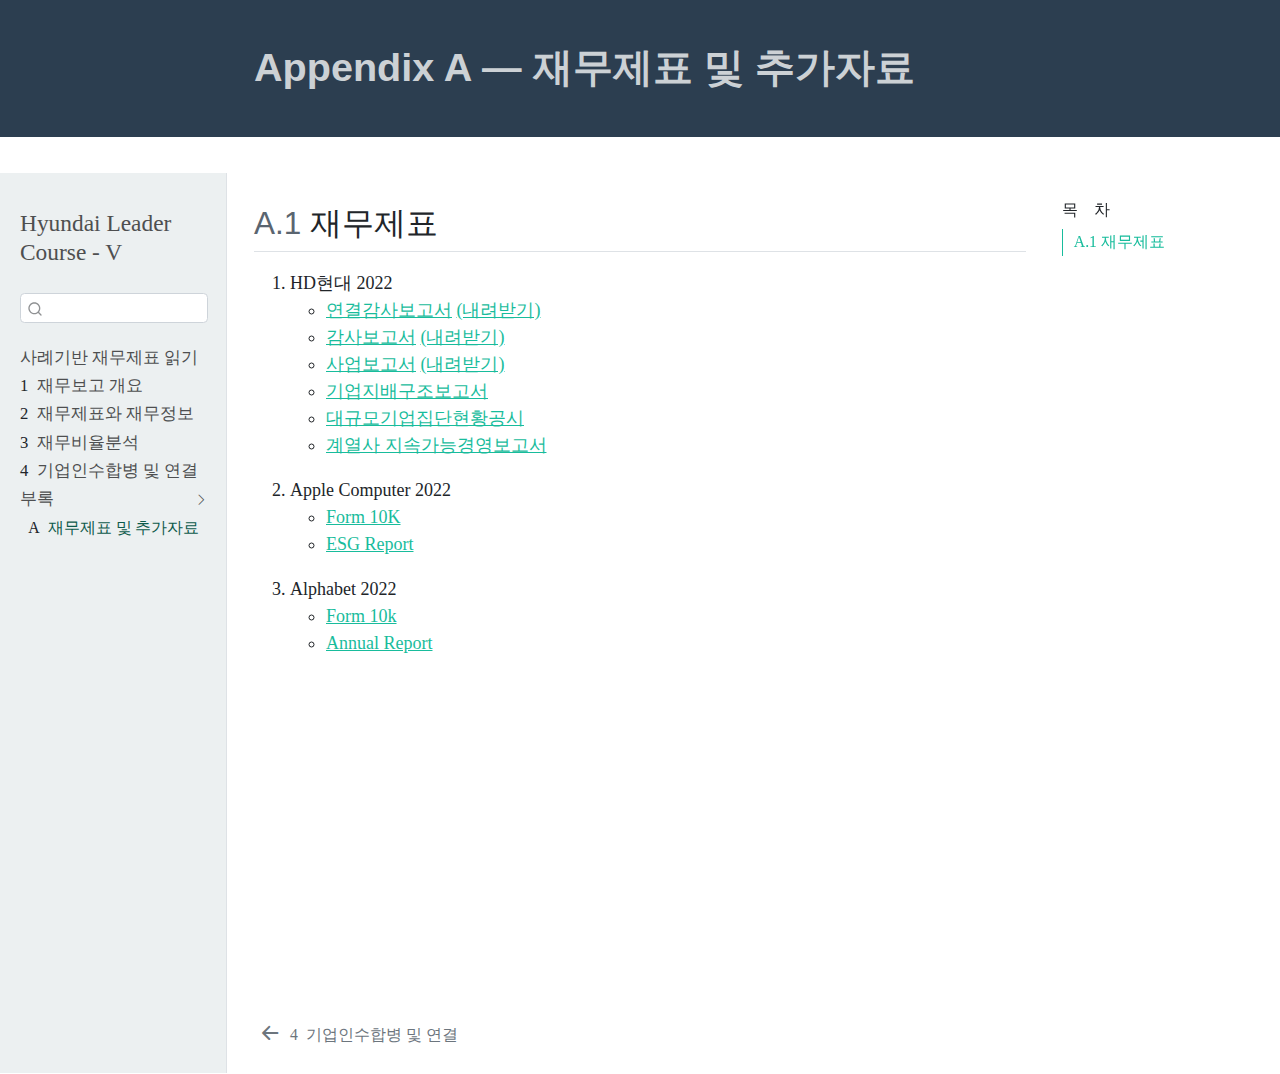
<file: SuppMaterials.html>
<!DOCTYPE html>
<html xmlns="http://www.w3.org/1999/xhtml" lang="ko" xml:lang="ko"><head>

<meta charset="utf-8">
<meta name="generator" content="quarto-1.2.475">

<meta name="viewport" content="width=device-width, initial-scale=1.0, user-scalable=yes">


<title>Hyundai Leader Course - V - Appendix A — 재무제표 및 추가자료</title>
<style>
code{white-space: pre-wrap;}
span.smallcaps{font-variant: small-caps;}
div.columns{display: flex; gap: min(4vw, 1.5em);}
div.column{flex: auto; overflow-x: auto;}
div.hanging-indent{margin-left: 1.5em; text-indent: -1.5em;}
ul.task-list{list-style: none;}
ul.task-list li input[type="checkbox"] {
  width: 0.8em;
  margin: 0 0.8em 0.2em -1.6em;
  vertical-align: middle;
}
</style>


<script src="site_libs/quarto-nav/quarto-nav.js"></script>
<script src="site_libs/quarto-nav/headroom.min.js"></script>
<script src="site_libs/clipboard/clipboard.min.js"></script>
<script src="site_libs/quarto-search/autocomplete.umd.js"></script>
<script src="site_libs/quarto-search/fuse.min.js"></script>
<script src="site_libs/quarto-search/quarto-search.js"></script>
<meta name="quarto:offset" content="./">
<link href="./BusComb_and_Consol.html" rel="prev">
<script src="site_libs/quarto-html/quarto.js"></script>
<script src="site_libs/quarto-html/popper.min.js"></script>
<script src="site_libs/quarto-html/tippy.umd.min.js"></script>
<script src="site_libs/quarto-html/anchor.min.js"></script>
<link href="site_libs/quarto-html/tippy.css" rel="stylesheet">
<link href="site_libs/quarto-html/quarto-syntax-highlighting.css" rel="stylesheet" id="quarto-text-highlighting-styles">
<script src="site_libs/bootstrap/bootstrap.min.js"></script>
<link href="site_libs/bootstrap/bootstrap-icons.css" rel="stylesheet">
<link href="site_libs/bootstrap/bootstrap.min.css" rel="stylesheet" id="quarto-bootstrap" data-mode="light">
<script id="quarto-search-options" type="application/json">{
  "location": "sidebar",
  "copy-button": false,
  "collapse-after": 3,
  "panel-placement": "start",
  "type": "textbox",
  "limit": 20,
  "language": {
    "search-no-results-text": "일치 없음",
    "search-matching-documents-text": "일치된 문서",
    "search-copy-link-title": "검색 링크 복사",
    "search-hide-matches-text": "추가 검색 결과 숨기기",
    "search-more-match-text": "추가 검색결과",
    "search-more-matches-text": "추가 검색결과",
    "search-clear-button-title": "제거",
    "search-detached-cancel-button-title": "취소",
    "search-submit-button-title": "검색"
  }
}</script>


</head>

<body class="nav-sidebar docked">

<div id="quarto-search-results"></div>
  <header id="quarto-header" class="headroom fixed-top">
  <nav class="quarto-secondary-nav" data-bs-toggle="collapse" data-bs-target="#quarto-sidebar" aria-controls="quarto-sidebar" aria-expanded="false" aria-label="Toggle sidebar navigation" onclick="if (window.quartoToggleHeadroom) { window.quartoToggleHeadroom(); }">
    <div class="container-fluid d-flex justify-content-between">
      <h1 class="quarto-secondary-nav-title">Appendix A — 재무제표 및 추가자료</h1>
      <button type="button" class="quarto-btn-toggle btn" aria-label="Show secondary navigation">
        <i class="bi bi-chevron-right"></i>
      </button>
    </div>
  </nav>
</header>
<!-- content -->
<header id="title-block-header" class="quarto-title-block default page-columns page-full">
  <div class="quarto-title-banner page-columns page-full">
    <div class="quarto-title column-body">
      <h1 class="title d-none d-lg-block">Appendix A — 재무제표 및 추가자료</h1>
                      </div>
  </div>
    
  
  <div class="quarto-title-meta">

      
    
      
    </div>
    
  
  </header><div id="quarto-content" class="quarto-container page-columns page-rows-contents page-layout-article">
<!-- sidebar -->
  <nav id="quarto-sidebar" class="sidebar collapse sidebar-navigation docked overflow-auto">
    <div class="pt-lg-2 mt-2 text-left sidebar-header">
    <div class="sidebar-title mb-0 py-0">
      <a href="./">Hyundai Leader Course - V</a> 
    </div>
      </div>
      <div class="mt-2 flex-shrink-0 align-items-center">
        <div class="sidebar-search">
        <div id="quarto-search" class="" title="Search"></div>
        </div>
      </div>
    <div class="sidebar-menu-container"> 
    <ul class="list-unstyled mt-1">
        <li class="sidebar-item">
  <div class="sidebar-item-container"> 
  <a href="./index.html" class="sidebar-item-text sidebar-link">사례기반 재무제표 읽기</a>
  </div>
</li>
        <li class="sidebar-item">
  <div class="sidebar-item-container"> 
  <a href="./intro.html" class="sidebar-item-text sidebar-link"><span class="chapter-number">1</span>&nbsp; <span class="chapter-title">재무보고 개요</span></a>
  </div>
</li>
        <li class="sidebar-item">
  <div class="sidebar-item-container"> 
  <a href="./FS_Overview.html" class="sidebar-item-text sidebar-link"><span class="chapter-number">2</span>&nbsp; <span class="chapter-title">재무제표와 재무정보</span></a>
  </div>
</li>
        <li class="sidebar-item">
  <div class="sidebar-item-container"> 
  <a href="./Ratio_Analysis.html" class="sidebar-item-text sidebar-link"><span class="chapter-number">3</span>&nbsp; <span class="chapter-title">재무비율분석</span></a>
  </div>
</li>
        <li class="sidebar-item">
  <div class="sidebar-item-container"> 
  <a href="./BusComb_and_Consol.html" class="sidebar-item-text sidebar-link"><span class="chapter-number">4</span>&nbsp; <span class="chapter-title">기업인수합병 및 연결</span></a>
  </div>
</li>
        <li class="sidebar-item sidebar-item-section">
      <div class="sidebar-item-container"> 
            <a class="sidebar-item-text sidebar-link text-start" data-bs-toggle="collapse" data-bs-target="#quarto-sidebar-section-1" aria-expanded="true">부록</a>
          <a class="sidebar-item-toggle text-start" data-bs-toggle="collapse" data-bs-target="#quarto-sidebar-section-1" aria-expanded="true">
            <i class="bi bi-chevron-right ms-2"></i>
          </a> 
      </div>
      <ul id="quarto-sidebar-section-1" class="collapse list-unstyled sidebar-section depth1 show">  
          <li class="sidebar-item">
  <div class="sidebar-item-container"> 
  <a href="./SuppMaterials.html" class="sidebar-item-text sidebar-link active"><span class="chapter-number">A</span>&nbsp; <span class="chapter-title">재무제표 및 추가자료</span></a>
  </div>
</li>
      </ul>
  </li>
    </ul>
    </div>
</nav>
<!-- margin-sidebar -->
    <div id="quarto-margin-sidebar" class="sidebar margin-sidebar">
        <nav id="TOC" role="doc-toc" class="toc-active">
    <h2 id="toc-title">목&nbsp;&nbsp;&nbsp;&nbsp;차</h2>
   
  <ul>
  <li><a href="#재무제표" id="toc-재무제표" class="nav-link active" data-scroll-target="#재무제표"><span class="toc-section-number">A.1</span>  재무제표</a></li>
  </ul>
</nav>
    </div>
<!-- main -->
<main class="content quarto-banner-title-block" id="quarto-document-content">




<section id="재무제표" class="level2" data-number="A.1">
<h2 data-number="A.1" class="anchored" data-anchor-id="재무제표"><span class="header-section-number">A.1</span> 재무제표</h2>
<ol type="1">
<li>HD현대 2022
<ul>
<li><a href="https://dart.fss.or.kr/dsaf001/main.do?rcpNo=20230320001015&amp;dcmNo=9077333">연결감사보고서</a> <a href="http://www.hdhyundai.co.kr/download.php?filepath=http%3A%2F%2Fwww.hdhyundai.co.kr%2Fdata%2Fhhigroup%2Fpageplus%2FirReport%2F1679617641_irReport.pdf&amp;filename=%5B%EC%88%98%EC%A0%95%EB%82%A0%EC%9D%B8%EB%B3%B8%5DFY2022_%EC%97%90%EC%9D%B4%EC%B9%98%EB%94%94%ED%98%84%EB%8C%80_%EC%97%B0%EA%B2%B0%EA%B0%90%EC%82%AC%EB%B3%B4%EA%B3%A0%EC%84%9C_FIN.pdf">(내려받기)</a></li>
<li><a href="https://dart.fss.or.kr/dsaf001/main.do?rcpNo=20230320001015&amp;dcmNo=9077332">감사보고서</a> <a href="http://www.hdhyundai.co.kr/download.php?filepath=http%3A%2F%2Fwww.hdhyundai.co.kr%2Fdata%2Fhhigroup%2Fpageplus%2FirReport%2F1679617547_irReport.PDF&amp;filename=%5B%EB%82%A0%EC%9D%B8%EB%B3%B8%5DFY2022_%EC%97%90%EC%9D%B4%EC%B9%98%EB%94%94%ED%98%84%EB%8C%80_%EB%B3%84%EB%8F%84%EA%B0%90%EC%82%AC%EB%B3%B4%EA%B3%A0%EC%84%9C_%EB%B3%84%EB%8F%84_FIN.PDF">(내려받기)</a></li>
<li><a href="https://dart.fss.or.kr/dsaf001/main.do?rcpNo=20230320001015">사업보고서</a> <a href="http://www.hdhyundai.co.kr/download.php?filepath=http%3A%2F%2Fwww.hdhyundai.co.kr%2Fdata%2Fhhigroup%2Fpageplus%2FirBusiness%2F1679387025_irBusiness.pdf&amp;filename=%5BHD%ED%98%84%EB%8C%80%5D%EC%82%AC%EC%97%85%EB%B3%B4%EA%B3%A0%EC%84%9C(2023.03.20).pdf">(내려받기)</a></li>
<li><a href="https://dart.fss.or.kr/dsaf001/main.do?rcpNo=20230531800396">기업지배구조보고서</a></li>
<li><a href="https://dart.fss.or.kr/dsaf001/main.do?rcpNo=20230530001044">대규모기업집단현황공시</a></li>
<li><a href="http://www.hdhyundai.co.kr/scr">계열사 지속가능경영보고서</a></li>
</ul></li>
<li>Apple Computer 2022
<ul>
<li><a href="https://s2.q4cdn.com/470004039/files/doc_financials/2022/q4/_10-K-2022-(As-Filed).pdf">Form 10K</a></li>
<li><a href="https://s2.q4cdn.com/470004039/files/doc_downloads/2022/08/2022_Apple_ESG_Report.pdf">ESG Report</a></li>
</ul></li>
<li>Alphabet 2022
<ul>
<li><a href="https://abc.xyz/investor/static/pdf/20230203_alphabet_10K.pdf?cache=5ae4398">Form 10k</a></li>
<li><a href="https://abc.xyz/investor/static/pdf/20230203_alphabet_10K.pdf?cache=5ae4398">Annual Report</a></li>
</ul></li>
</ol>


</section>

</main> <!-- /main -->
<script id="quarto-html-after-body" type="application/javascript">
window.document.addEventListener("DOMContentLoaded", function (event) {
  const toggleBodyColorMode = (bsSheetEl) => {
    const mode = bsSheetEl.getAttribute("data-mode");
    const bodyEl = window.document.querySelector("body");
    if (mode === "dark") {
      bodyEl.classList.add("quarto-dark");
      bodyEl.classList.remove("quarto-light");
    } else {
      bodyEl.classList.add("quarto-light");
      bodyEl.classList.remove("quarto-dark");
    }
  }
  const toggleBodyColorPrimary = () => {
    const bsSheetEl = window.document.querySelector("link#quarto-bootstrap");
    if (bsSheetEl) {
      toggleBodyColorMode(bsSheetEl);
    }
  }
  toggleBodyColorPrimary();  
  const icon = "";
  const anchorJS = new window.AnchorJS();
  anchorJS.options = {
    placement: 'right',
    icon: icon
  };
  anchorJS.add('.anchored');
  const clipboard = new window.ClipboardJS('.code-copy-button', {
    target: function(trigger) {
      return trigger.previousElementSibling;
    }
  });
  clipboard.on('success', function(e) {
    // button target
    const button = e.trigger;
    // don't keep focus
    button.blur();
    // flash "checked"
    button.classList.add('code-copy-button-checked');
    var currentTitle = button.getAttribute("title");
    button.setAttribute("title", "복사완료!");
    let tooltip;
    if (window.bootstrap) {
      button.setAttribute("data-bs-toggle", "tooltip");
      button.setAttribute("data-bs-placement", "left");
      button.setAttribute("data-bs-title", "복사완료!");
      tooltip = new bootstrap.Tooltip(button, 
        { trigger: "manual", 
          customClass: "code-copy-button-tooltip",
          offset: [0, -8]});
      tooltip.show();    
    }
    setTimeout(function() {
      if (tooltip) {
        tooltip.hide();
        button.removeAttribute("data-bs-title");
        button.removeAttribute("data-bs-toggle");
        button.removeAttribute("data-bs-placement");
      }
      button.setAttribute("title", currentTitle);
      button.classList.remove('code-copy-button-checked');
    }, 1000);
    // clear code selection
    e.clearSelection();
  });
  function tippyHover(el, contentFn) {
    const config = {
      allowHTML: true,
      content: contentFn,
      maxWidth: 500,
      delay: 100,
      arrow: false,
      appendTo: function(el) {
          return el.parentElement;
      },
      interactive: true,
      interactiveBorder: 10,
      theme: 'quarto',
      placement: 'bottom-start'
    };
    window.tippy(el, config); 
  }
  const noterefs = window.document.querySelectorAll('a[role="doc-noteref"]');
  for (var i=0; i<noterefs.length; i++) {
    const ref = noterefs[i];
    tippyHover(ref, function() {
      // use id or data attribute instead here
      let href = ref.getAttribute('data-footnote-href') || ref.getAttribute('href');
      try { href = new URL(href).hash; } catch {}
      const id = href.replace(/^#\/?/, "");
      const note = window.document.getElementById(id);
      return note.innerHTML;
    });
  }
  const findCites = (el) => {
    const parentEl = el.parentElement;
    if (parentEl) {
      const cites = parentEl.dataset.cites;
      if (cites) {
        return {
          el,
          cites: cites.split(' ')
        };
      } else {
        return findCites(el.parentElement)
      }
    } else {
      return undefined;
    }
  };
  var bibliorefs = window.document.querySelectorAll('a[role="doc-biblioref"]');
  for (var i=0; i<bibliorefs.length; i++) {
    const ref = bibliorefs[i];
    const citeInfo = findCites(ref);
    if (citeInfo) {
      tippyHover(citeInfo.el, function() {
        var popup = window.document.createElement('div');
        citeInfo.cites.forEach(function(cite) {
          var citeDiv = window.document.createElement('div');
          citeDiv.classList.add('hanging-indent');
          citeDiv.classList.add('csl-entry');
          var biblioDiv = window.document.getElementById('ref-' + cite);
          if (biblioDiv) {
            citeDiv.innerHTML = biblioDiv.innerHTML;
          }
          popup.appendChild(citeDiv);
        });
        return popup.innerHTML;
      });
    }
  }
});
</script>
<nav class="page-navigation">
  <div class="nav-page nav-page-previous">
      <a href="./BusComb_and_Consol.html" class="pagination-link">
        <i class="bi bi-arrow-left-short"></i> <span class="nav-page-text"><span class="chapter-number">4</span>&nbsp; <span class="chapter-title">기업인수합병 및 연결</span></span>
      </a>          
  </div>
  <div class="nav-page nav-page-next">
  </div>
</nav>
</div> <!-- /content -->



</body></html>
</file>
<file: site_libs/quarto-html/tippy.css>
.tippy-box[data-animation=fade][data-state=hidden]{opacity:0}[data-tippy-root]{max-width:calc(100vw - 10px)}.tippy-box{position:relative;background-color:#333;color:#fff;border-radius:4px;font-size:14px;line-height:1.4;white-space:normal;outline:0;transition-property:transform,visibility,opacity}.tippy-box[data-placement^=top]>.tippy-arrow{bottom:0}.tippy-box[data-placement^=top]>.tippy-arrow:before{bottom:-7px;left:0;border-width:8px 8px 0;border-top-color:initial;transform-origin:center top}.tippy-box[data-placement^=bottom]>.tippy-arrow{top:0}.tippy-box[data-placement^=bottom]>.tippy-arrow:before{top:-7px;left:0;border-width:0 8px 8px;border-bottom-color:initial;transform-origin:center bottom}.tippy-box[data-placement^=left]>.tippy-arrow{right:0}.tippy-box[data-placement^=left]>.tippy-arrow:before{border-width:8px 0 8px 8px;border-left-color:initial;right:-7px;transform-origin:center left}.tippy-box[data-placement^=right]>.tippy-arrow{left:0}.tippy-box[data-placement^=right]>.tippy-arrow:before{left:-7px;border-width:8px 8px 8px 0;border-right-color:initial;transform-origin:center right}.tippy-box[data-inertia][data-state=visible]{transition-timing-function:cubic-bezier(.54,1.5,.38,1.11)}.tippy-arrow{width:16px;height:16px;color:#333}.tippy-arrow:before{content:"";position:absolute;border-color:transparent;border-style:solid}.tippy-content{position:relative;padding:5px 9px;z-index:1}
</file>
<file: site_libs/quarto-html/quarto-syntax-highlighting.css>
/* quarto syntax highlight colors */
:root {
  --quarto-hl-ot-color: #003B4F;
  --quarto-hl-at-color: #657422;
  --quarto-hl-ss-color: #20794D;
  --quarto-hl-an-color: #5E5E5E;
  --quarto-hl-fu-color: #4758AB;
  --quarto-hl-st-color: #20794D;
  --quarto-hl-cf-color: #003B4F;
  --quarto-hl-op-color: #5E5E5E;
  --quarto-hl-er-color: #AD0000;
  --quarto-hl-bn-color: #AD0000;
  --quarto-hl-al-color: #AD0000;
  --quarto-hl-va-color: #111111;
  --quarto-hl-bu-color: inherit;
  --quarto-hl-ex-color: inherit;
  --quarto-hl-pp-color: #AD0000;
  --quarto-hl-in-color: #5E5E5E;
  --quarto-hl-vs-color: #20794D;
  --quarto-hl-wa-color: #5E5E5E;
  --quarto-hl-do-color: #5E5E5E;
  --quarto-hl-im-color: #00769E;
  --quarto-hl-ch-color: #20794D;
  --quarto-hl-dt-color: #AD0000;
  --quarto-hl-fl-color: #AD0000;
  --quarto-hl-co-color: #5E5E5E;
  --quarto-hl-cv-color: #5E5E5E;
  --quarto-hl-cn-color: #8f5902;
  --quarto-hl-sc-color: #5E5E5E;
  --quarto-hl-dv-color: #AD0000;
  --quarto-hl-kw-color: #003B4F;
}

/* other quarto variables */
:root {
  --quarto-font-monospace: KoPubDotum, KoPubDotum, sans-serif;
}

pre > code.sourceCode > span {
  color: #003B4F;
}

code span {
  color: #003B4F;
}

code.sourceCode > span {
  color: #003B4F;
}

div.sourceCode,
div.sourceCode pre.sourceCode {
  color: #003B4F;
}

code span.ot {
  color: #003B4F;
}

code span.at {
  color: #657422;
}

code span.ss {
  color: #20794D;
}

code span.an {
  color: #5E5E5E;
}

code span.fu {
  color: #4758AB;
}

code span.st {
  color: #20794D;
}

code span.cf {
  color: #003B4F;
}

code span.op {
  color: #5E5E5E;
}

code span.er {
  color: #AD0000;
}

code span.bn {
  color: #AD0000;
}

code span.al {
  color: #AD0000;
}

code span.va {
  color: #111111;
}

code span.pp {
  color: #AD0000;
}

code span.in {
  color: #5E5E5E;
}

code span.vs {
  color: #20794D;
}

code span.wa {
  color: #5E5E5E;
  font-style: italic;
}

code span.do {
  color: #5E5E5E;
  font-style: italic;
}

code span.im {
  color: #00769E;
}

code span.ch {
  color: #20794D;
}

code span.dt {
  color: #AD0000;
}

code span.fl {
  color: #AD0000;
}

code span.co {
  color: #5E5E5E;
}

code span.cv {
  color: #5E5E5E;
  font-style: italic;
}

code span.cn {
  color: #8f5902;
}

code span.sc {
  color: #5E5E5E;
}

code span.dv {
  color: #AD0000;
}

code span.kw {
  color: #003B4F;
}

.prevent-inlining {
  content: "</";
}

/*# sourceMappingURL=debc5d5d77c3f9108843748ff7464032.css.map */
</file>
